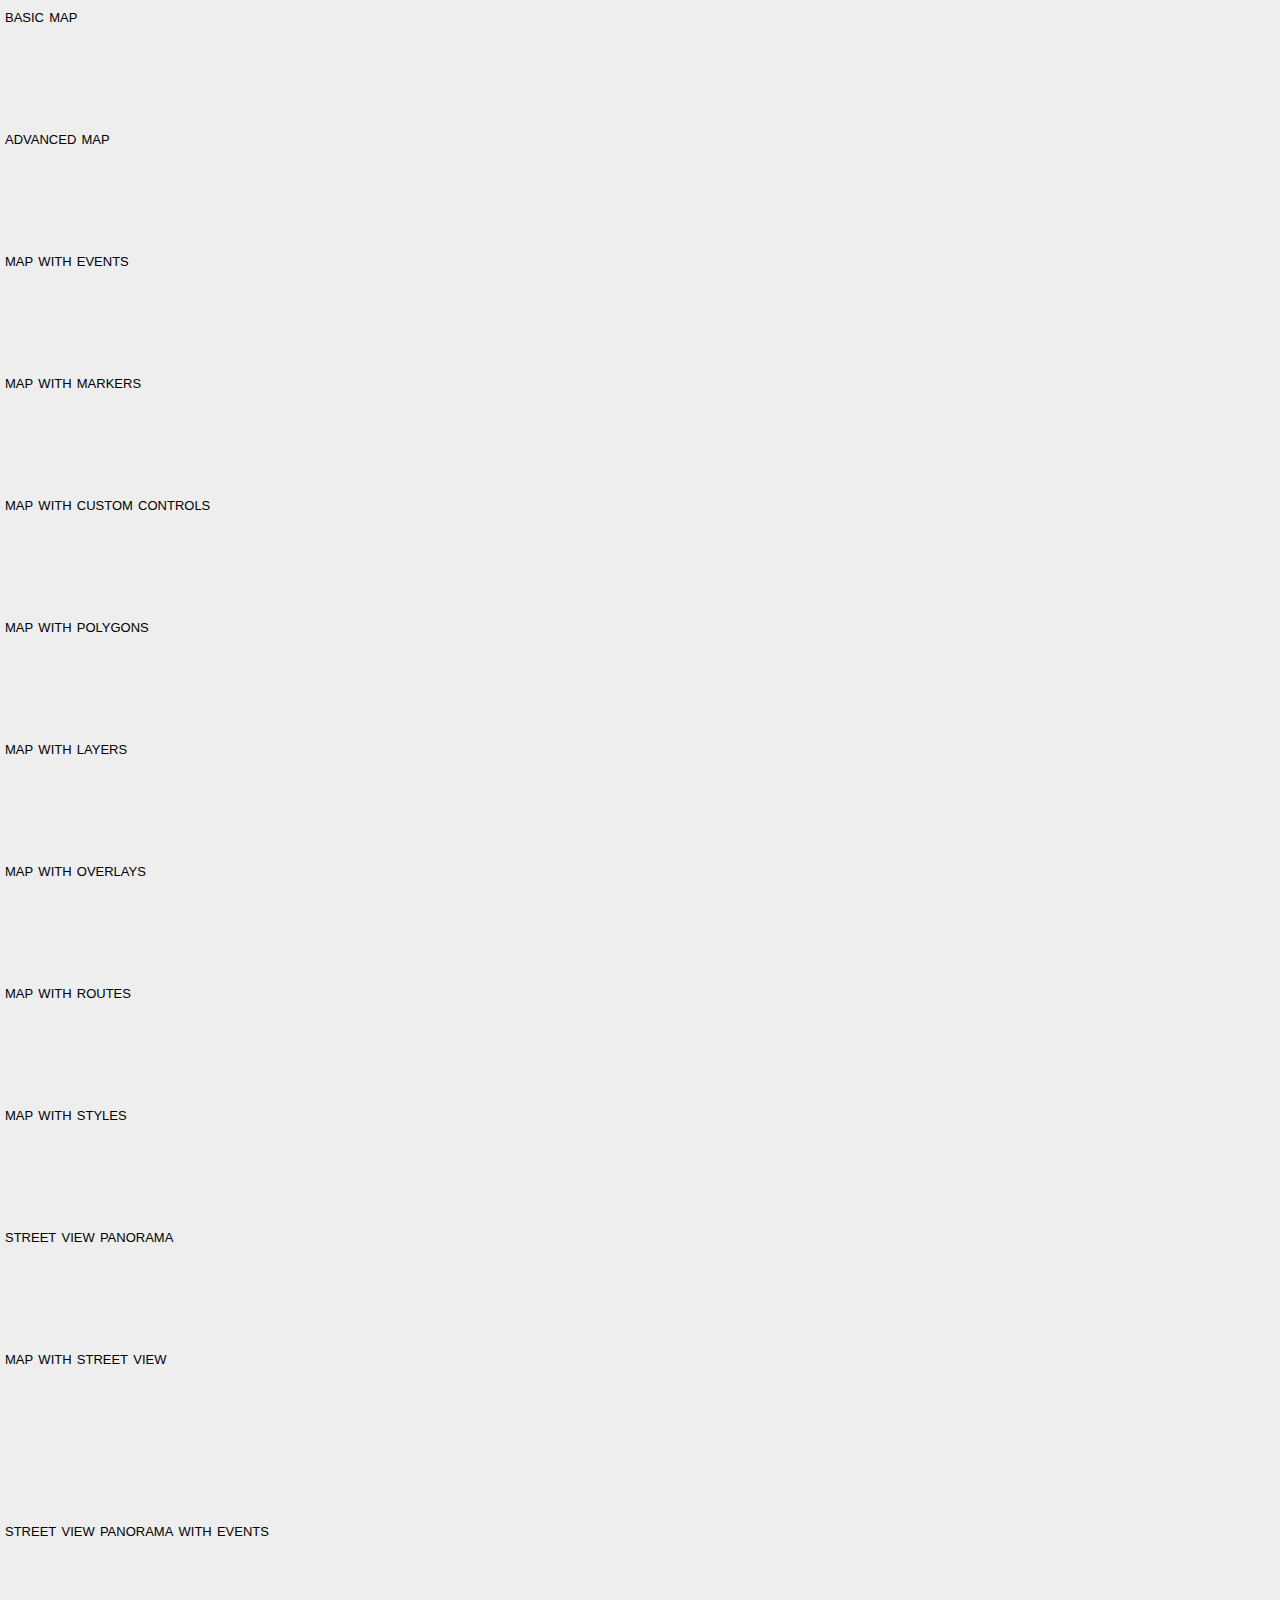
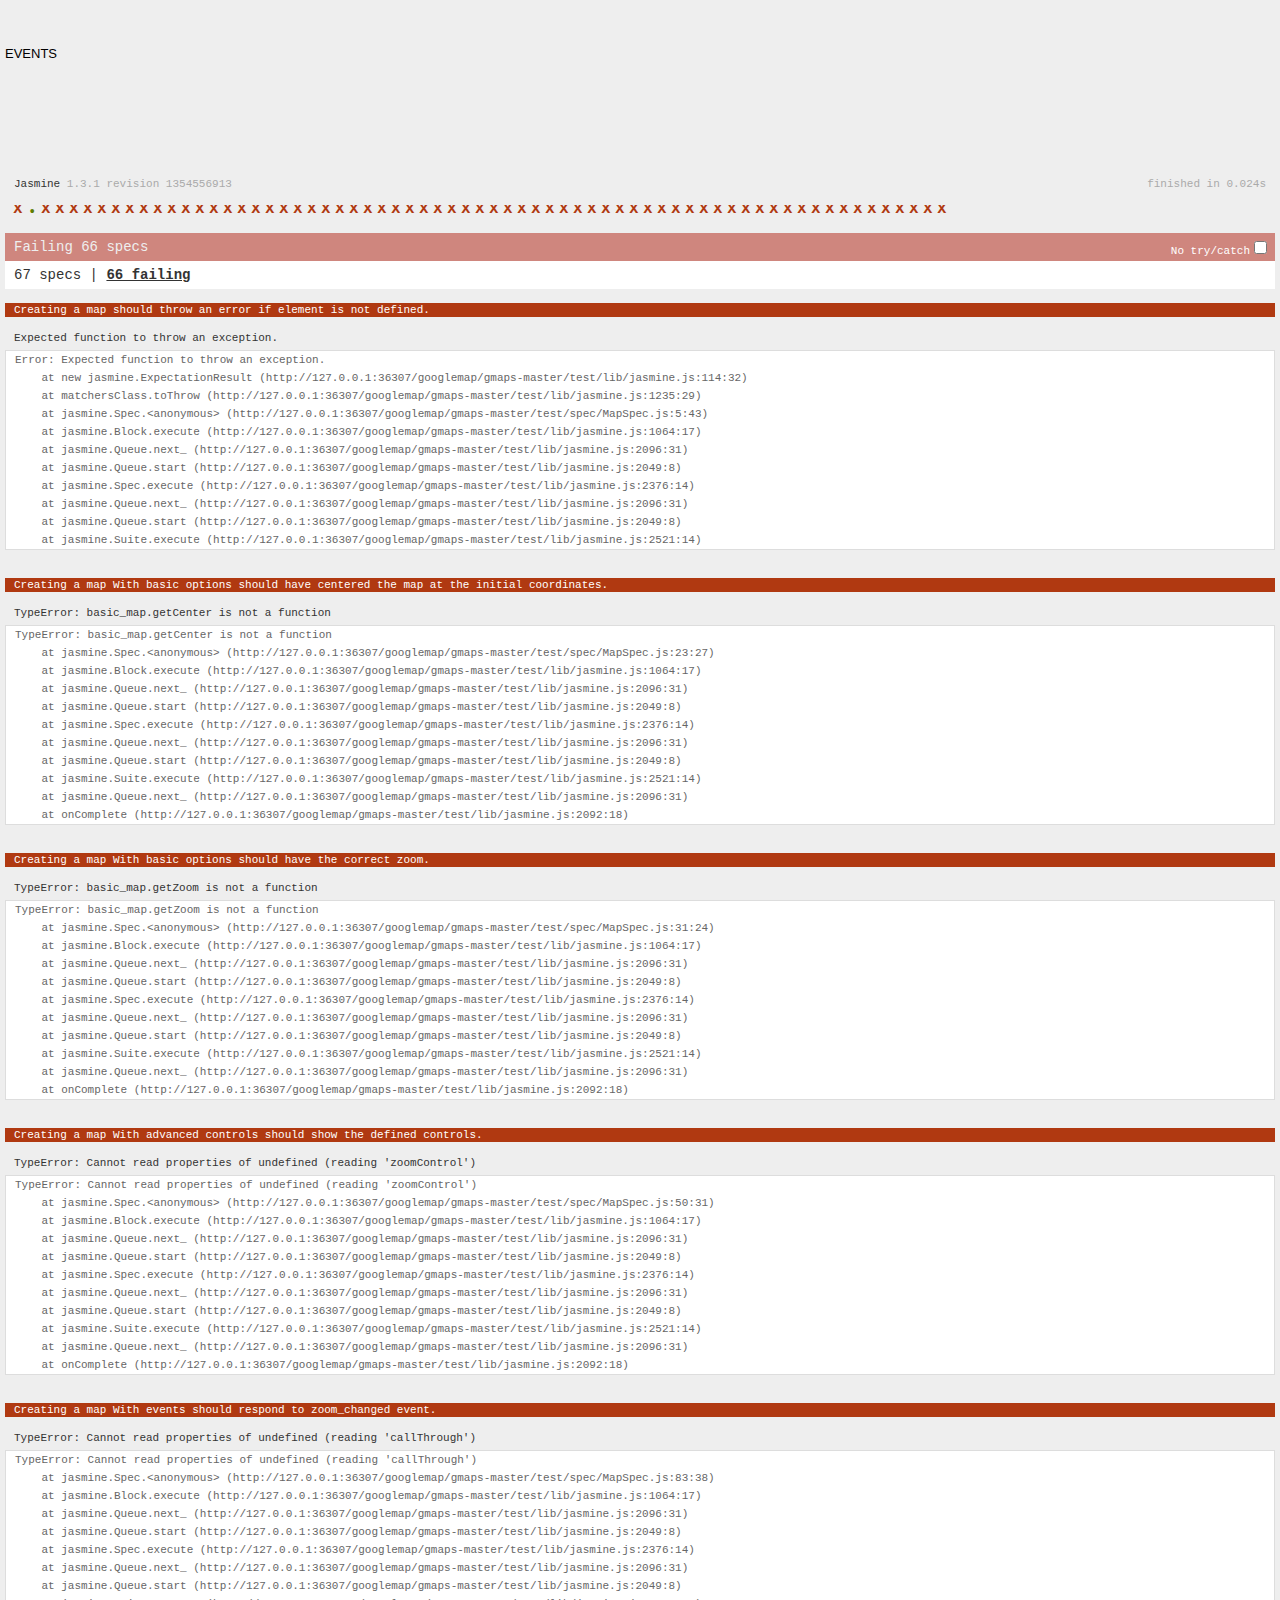
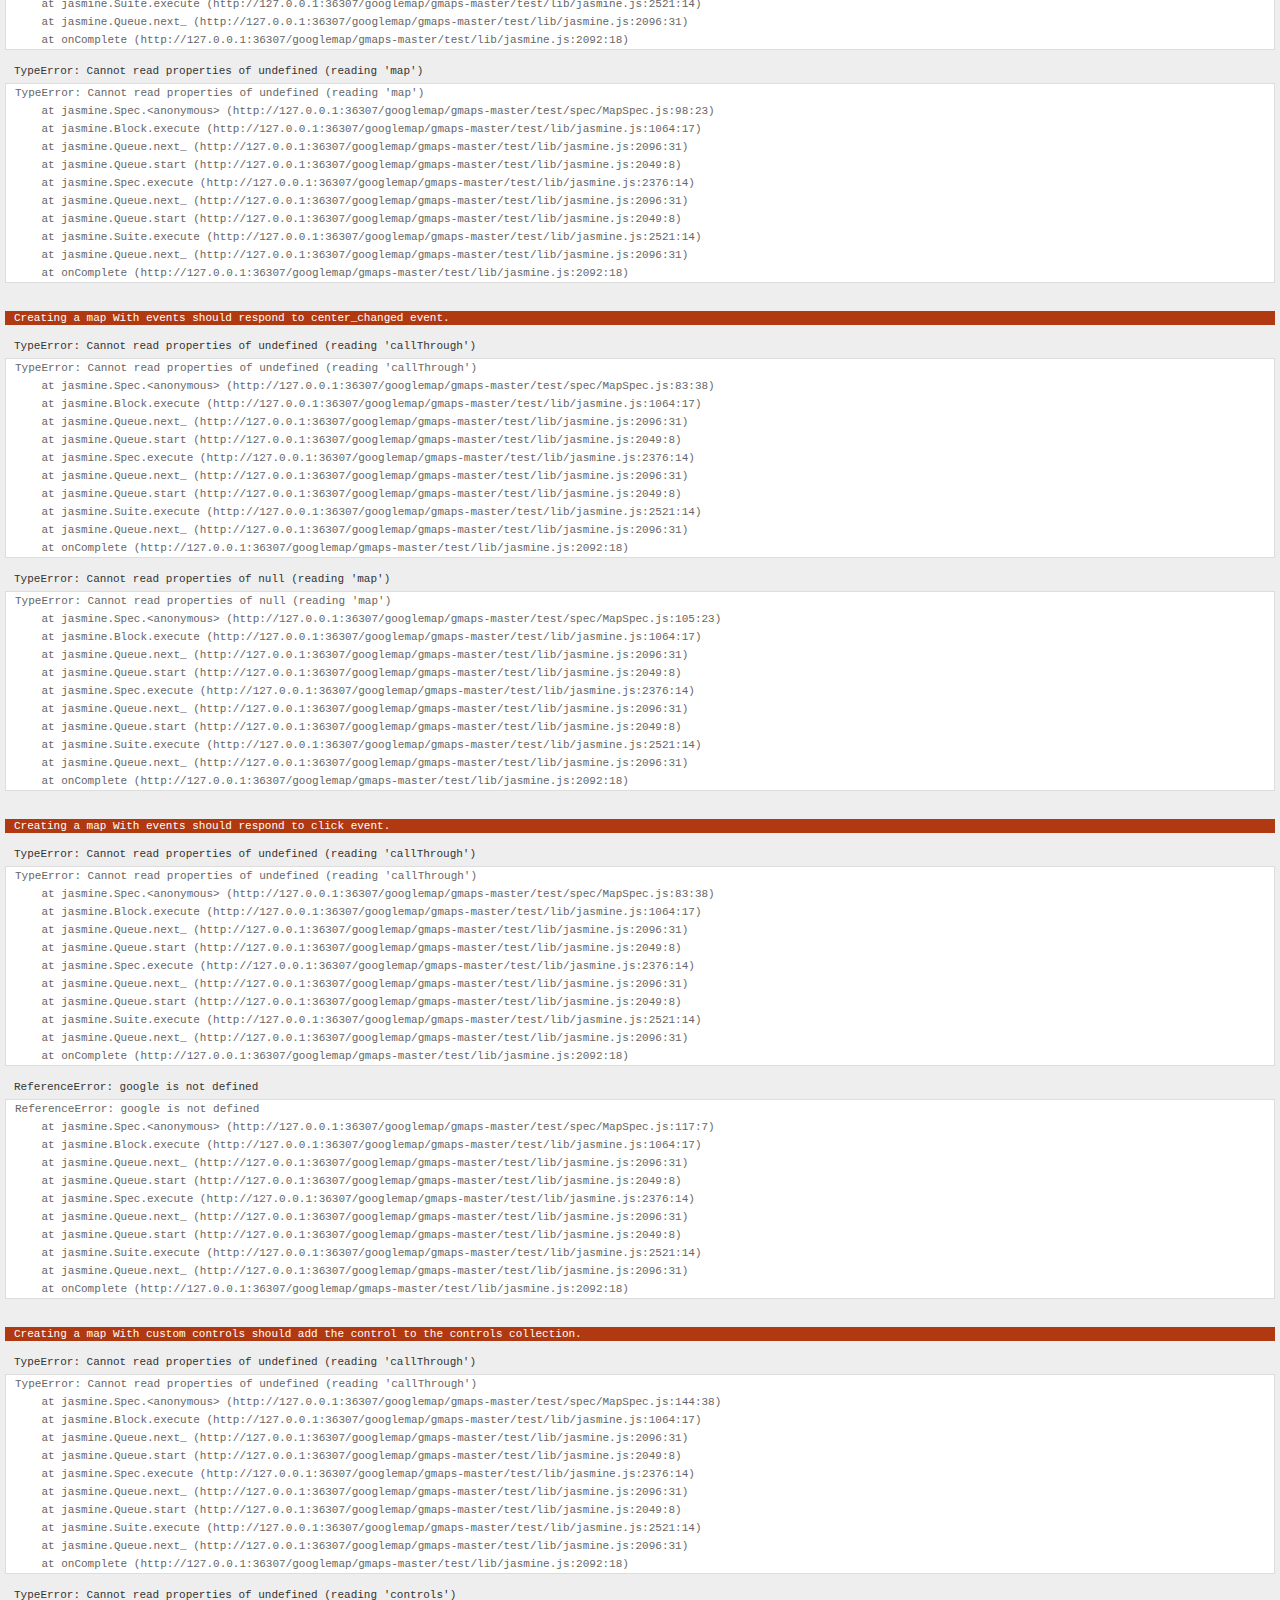
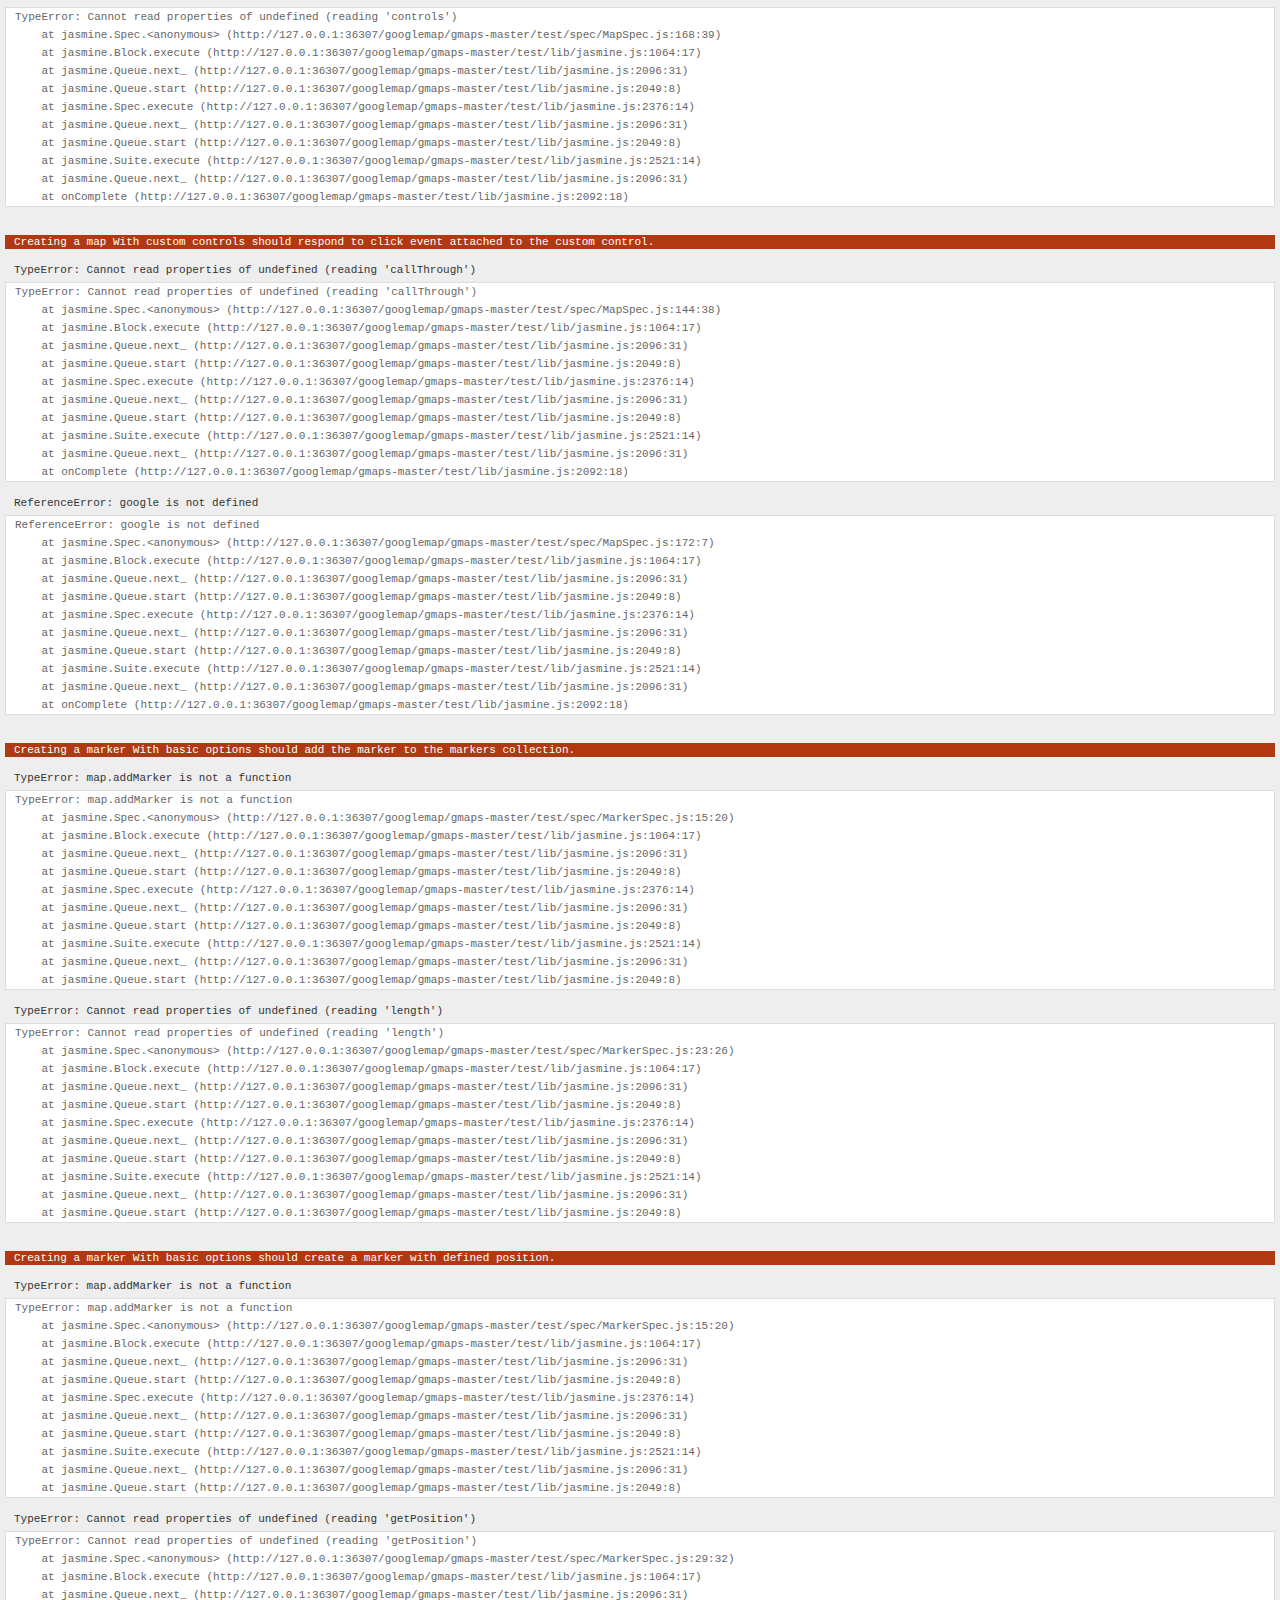
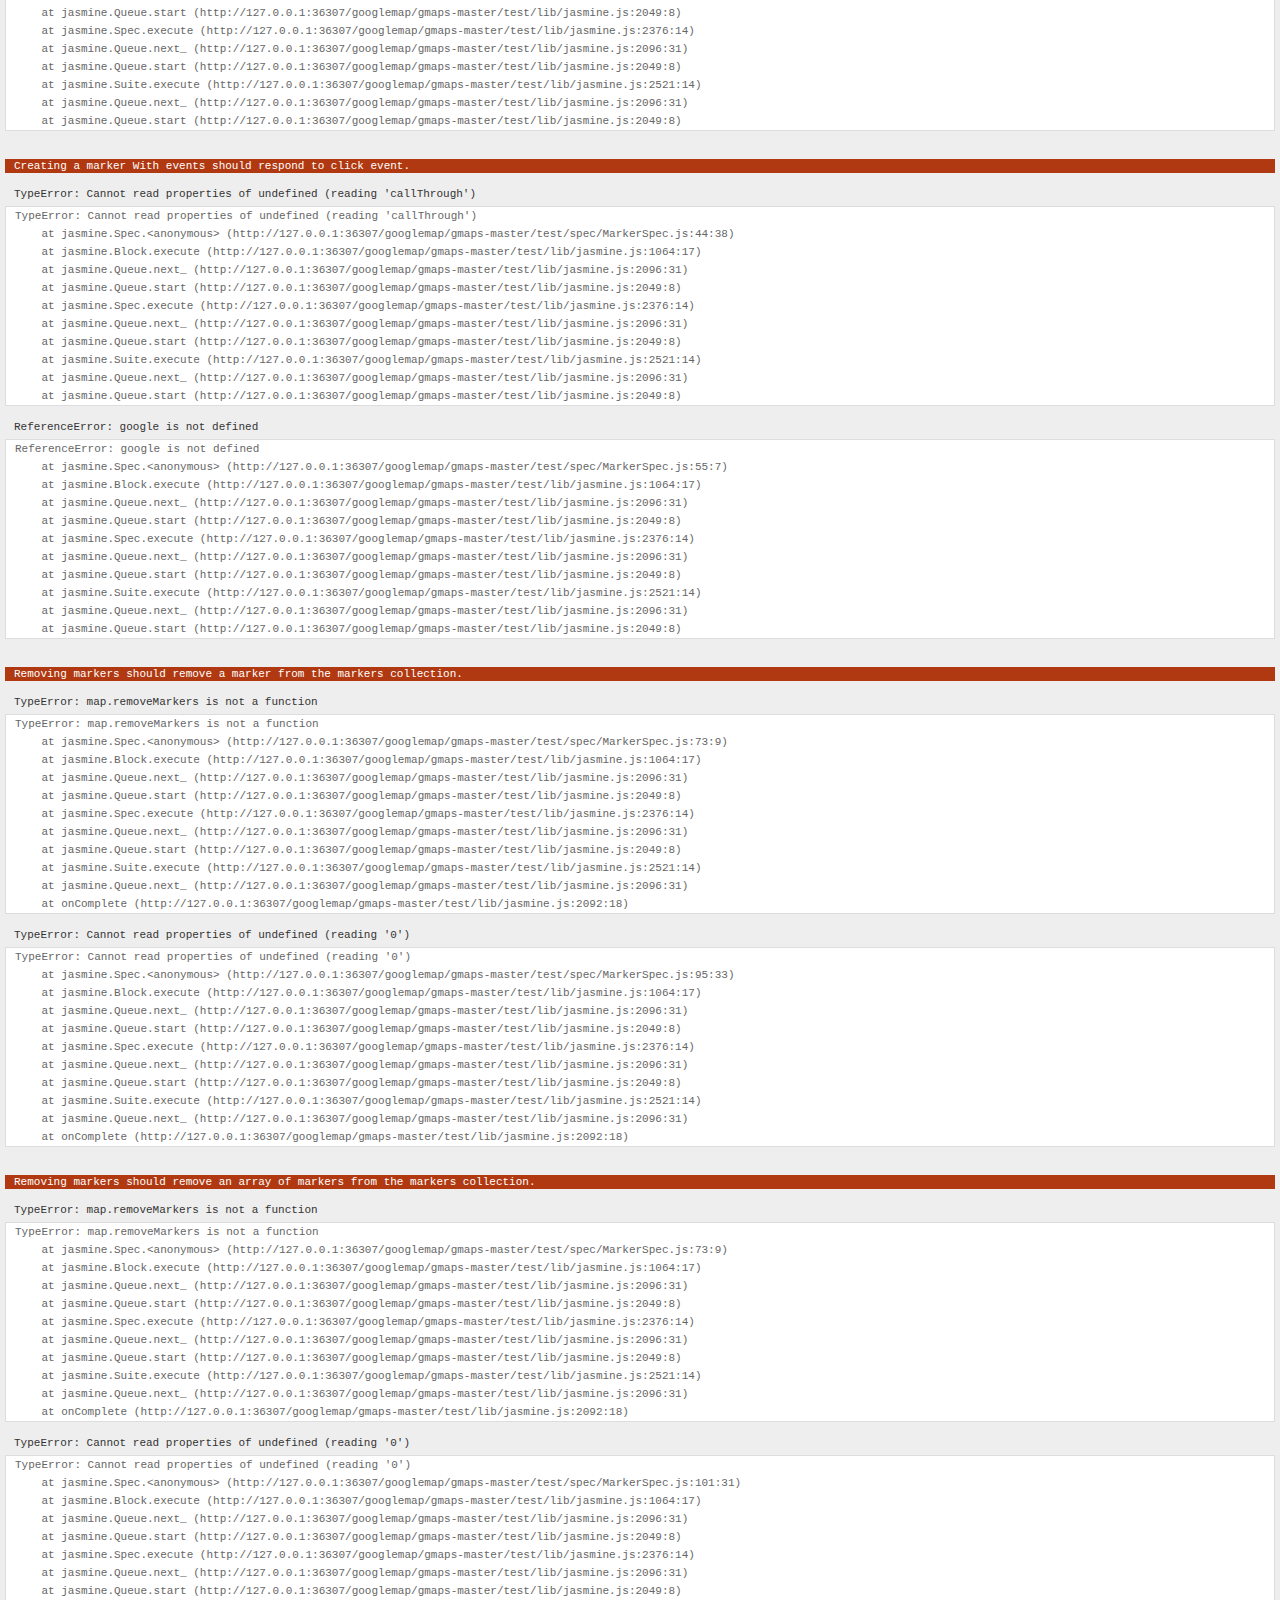
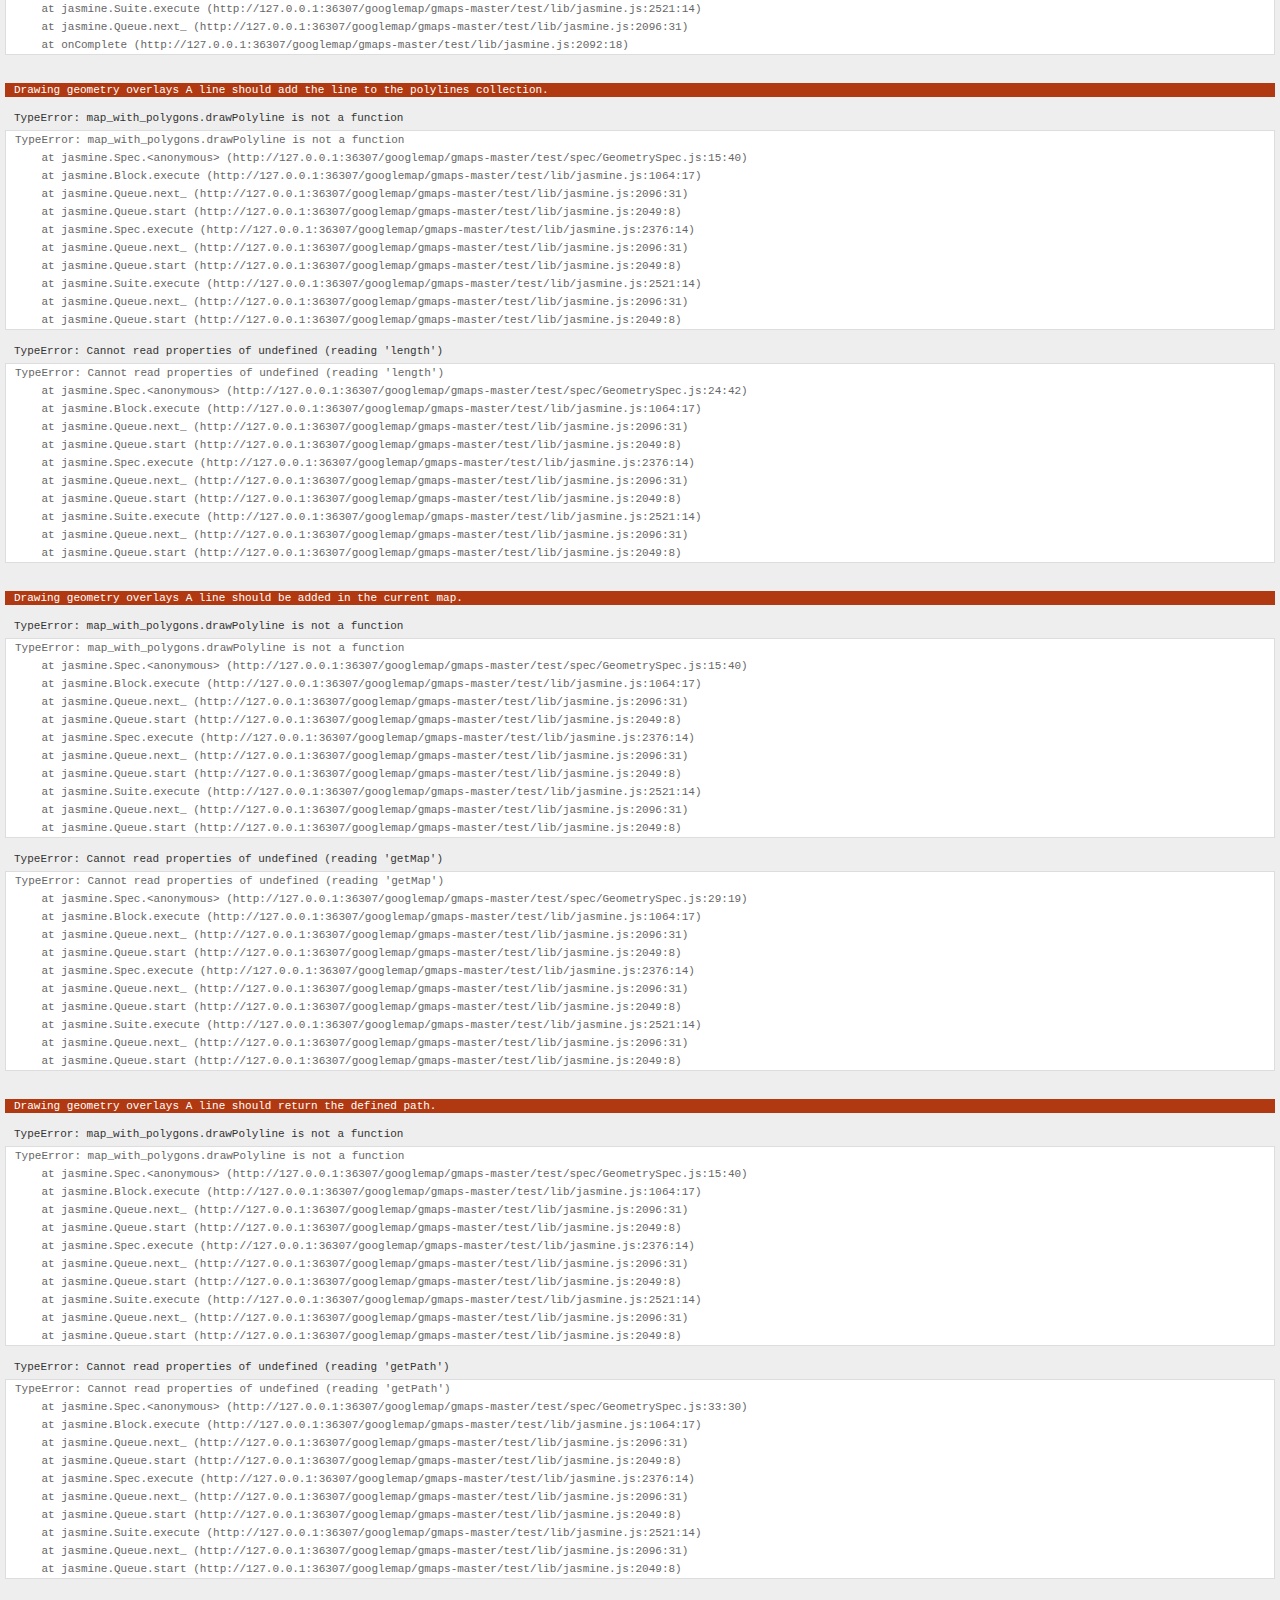
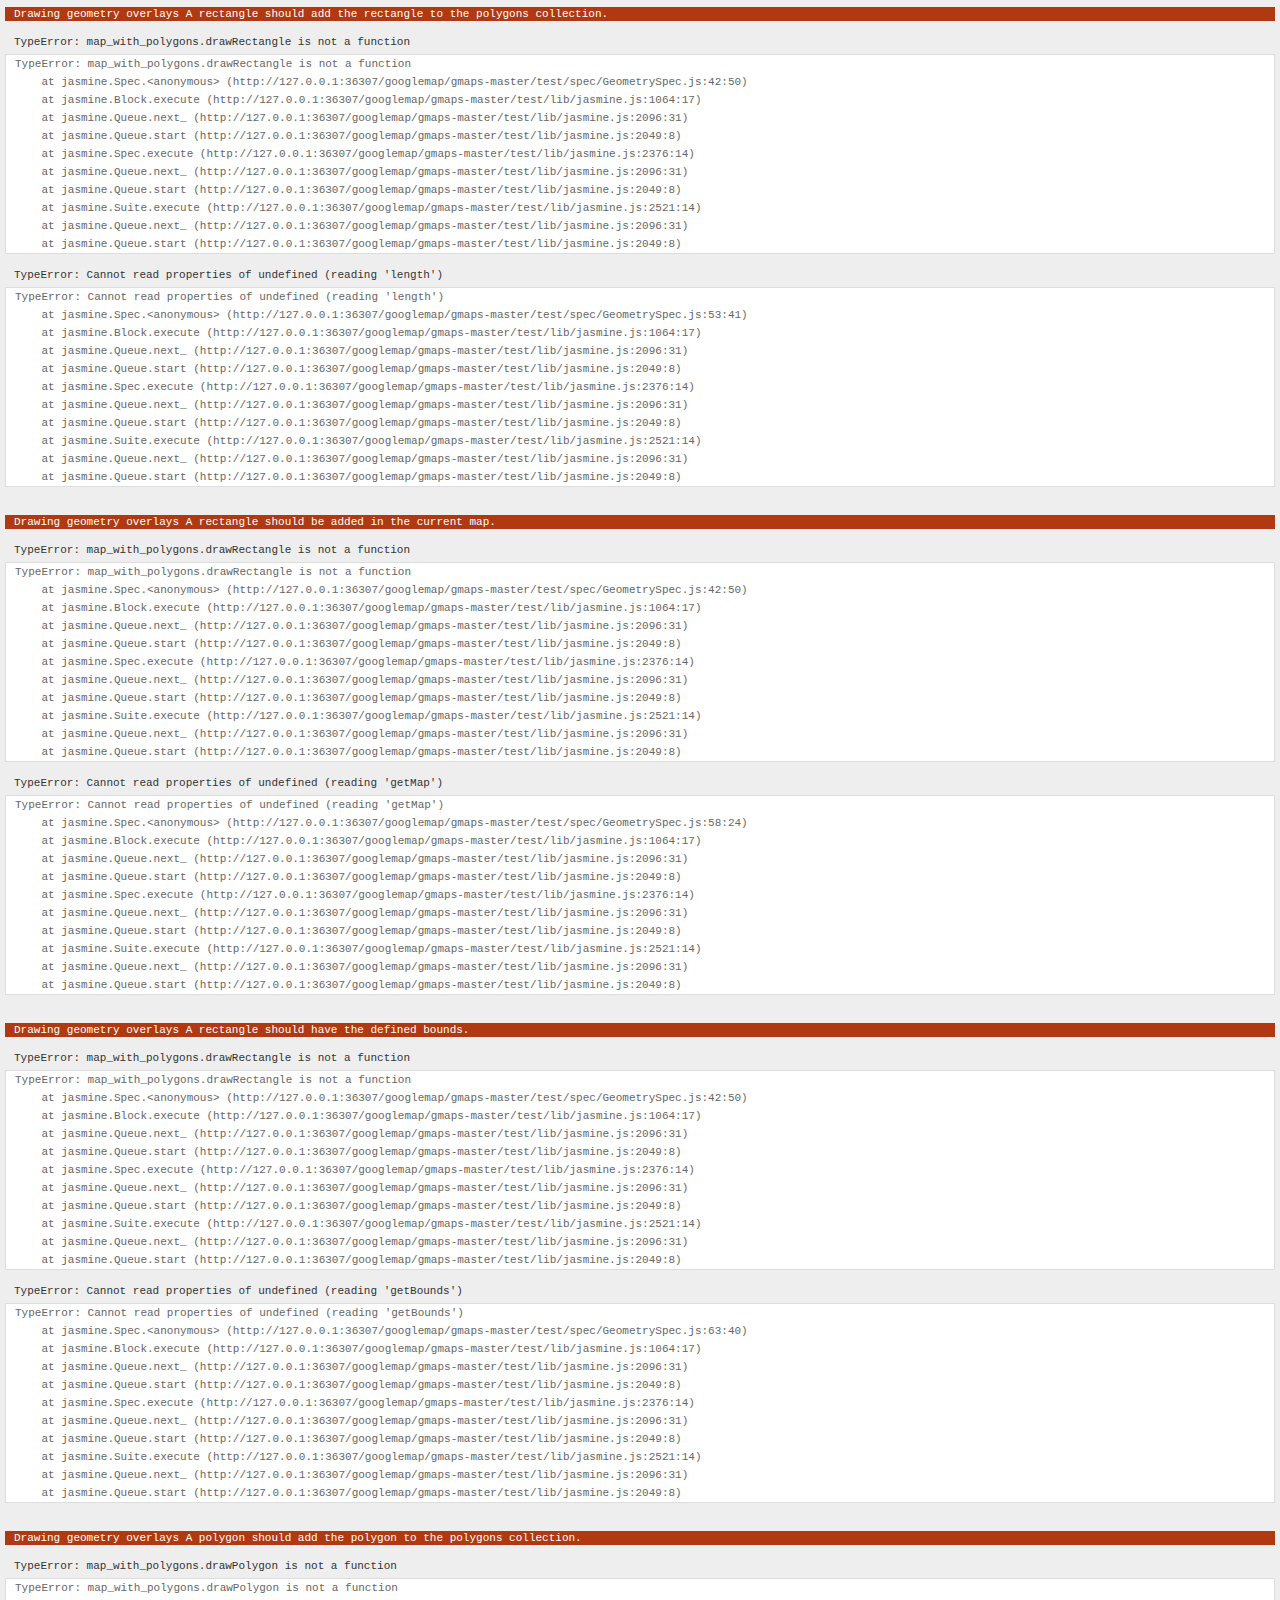
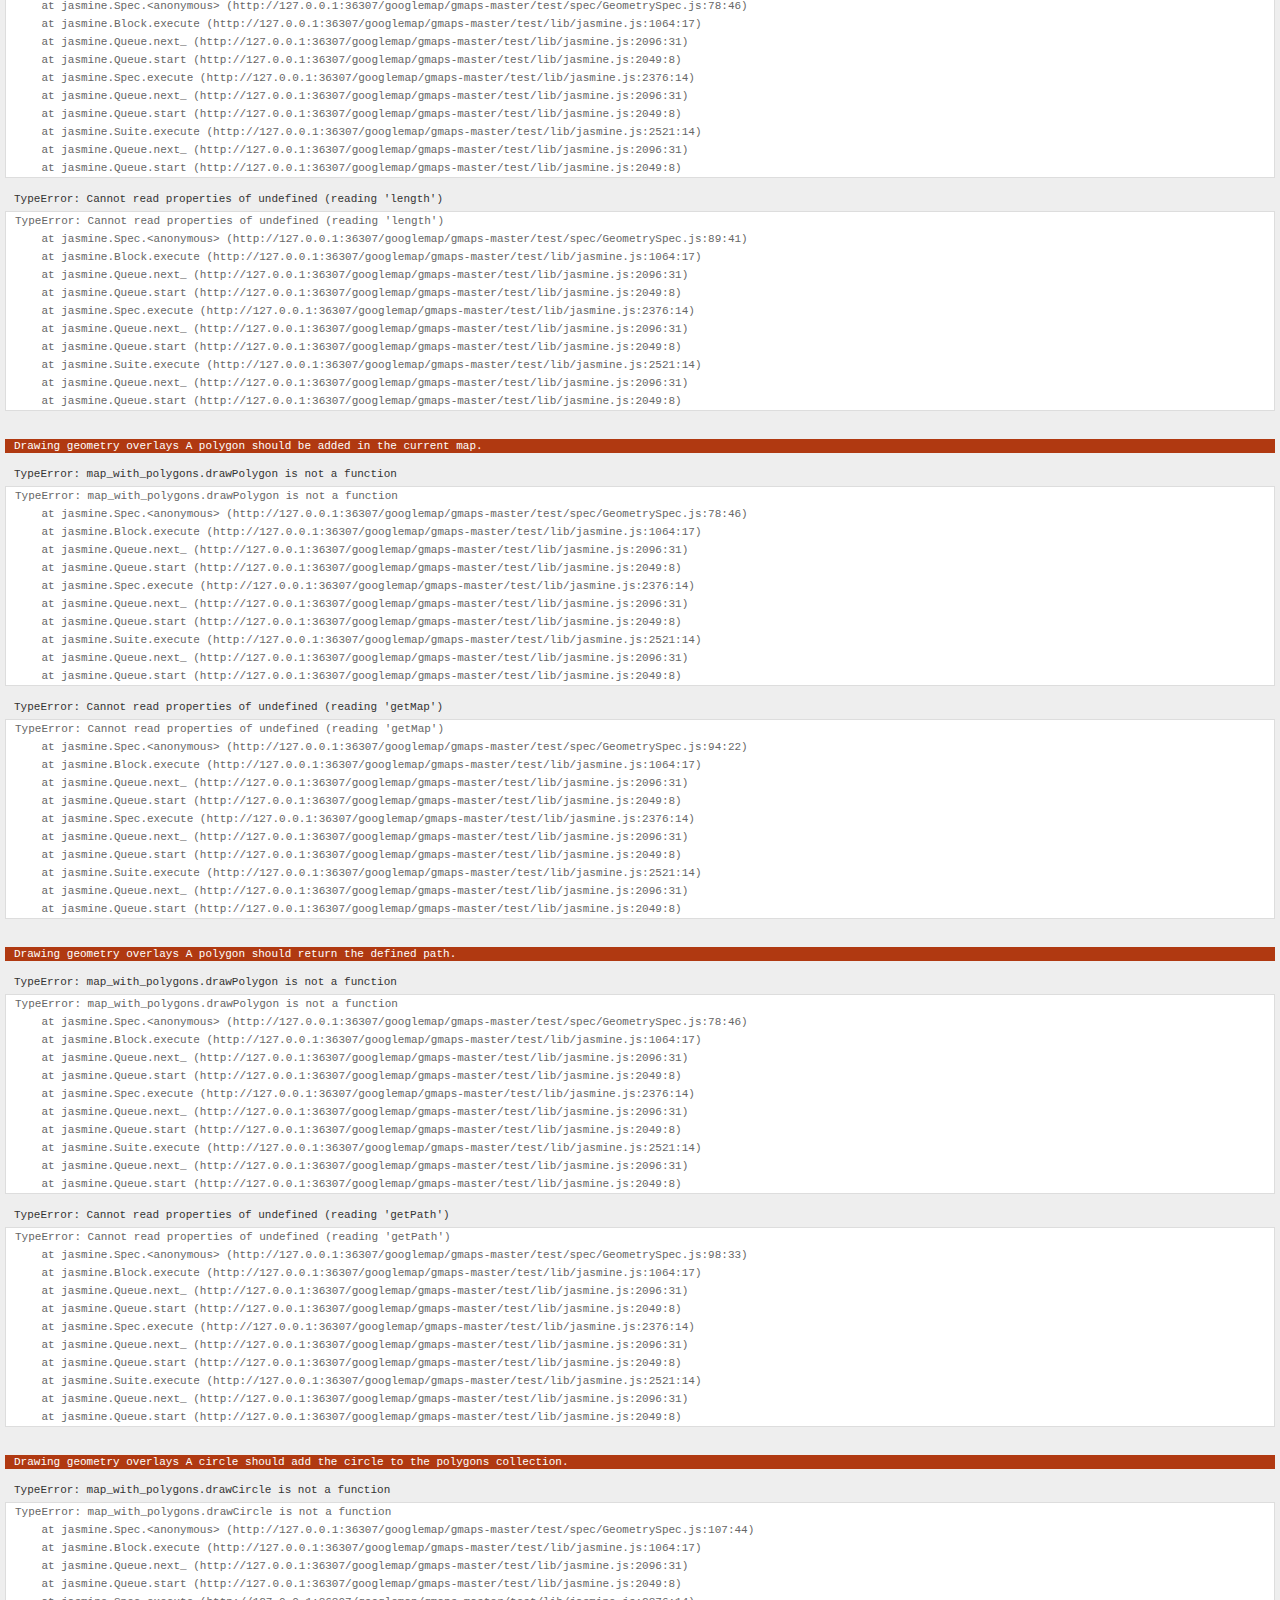
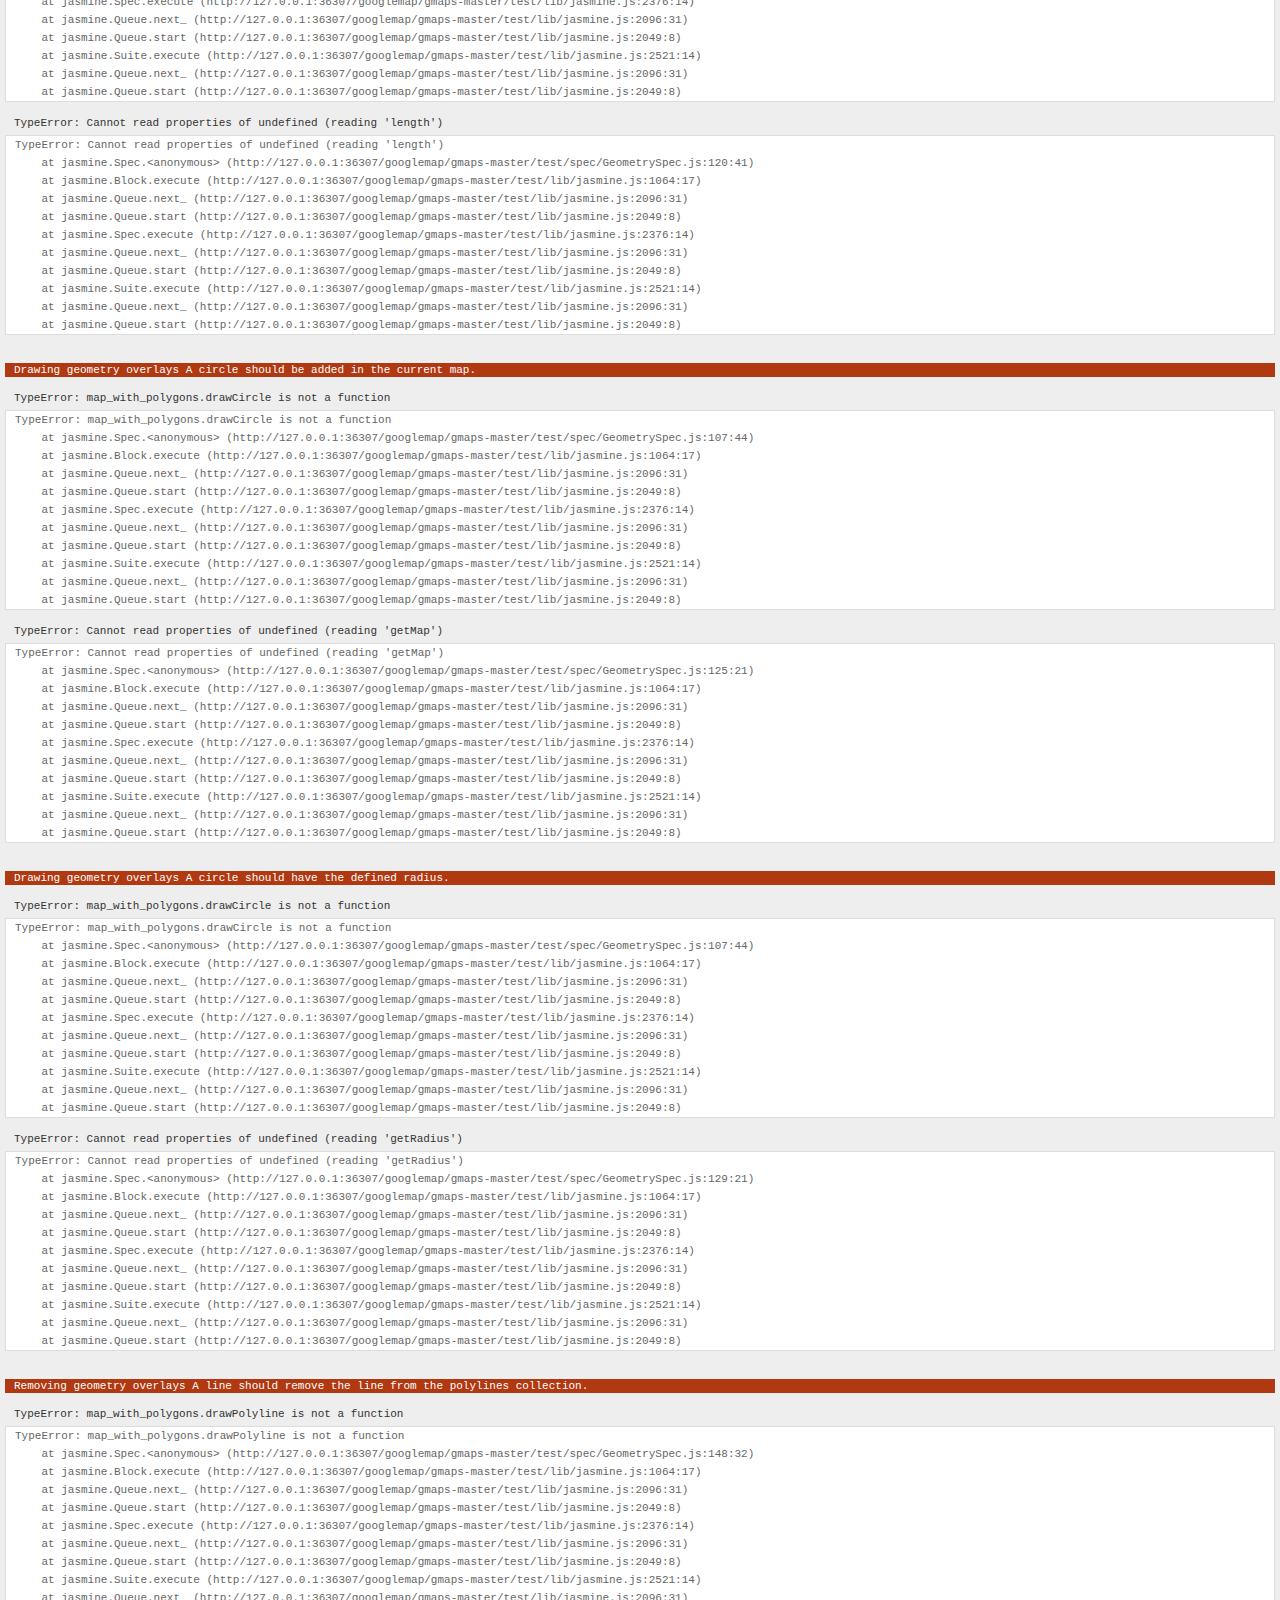
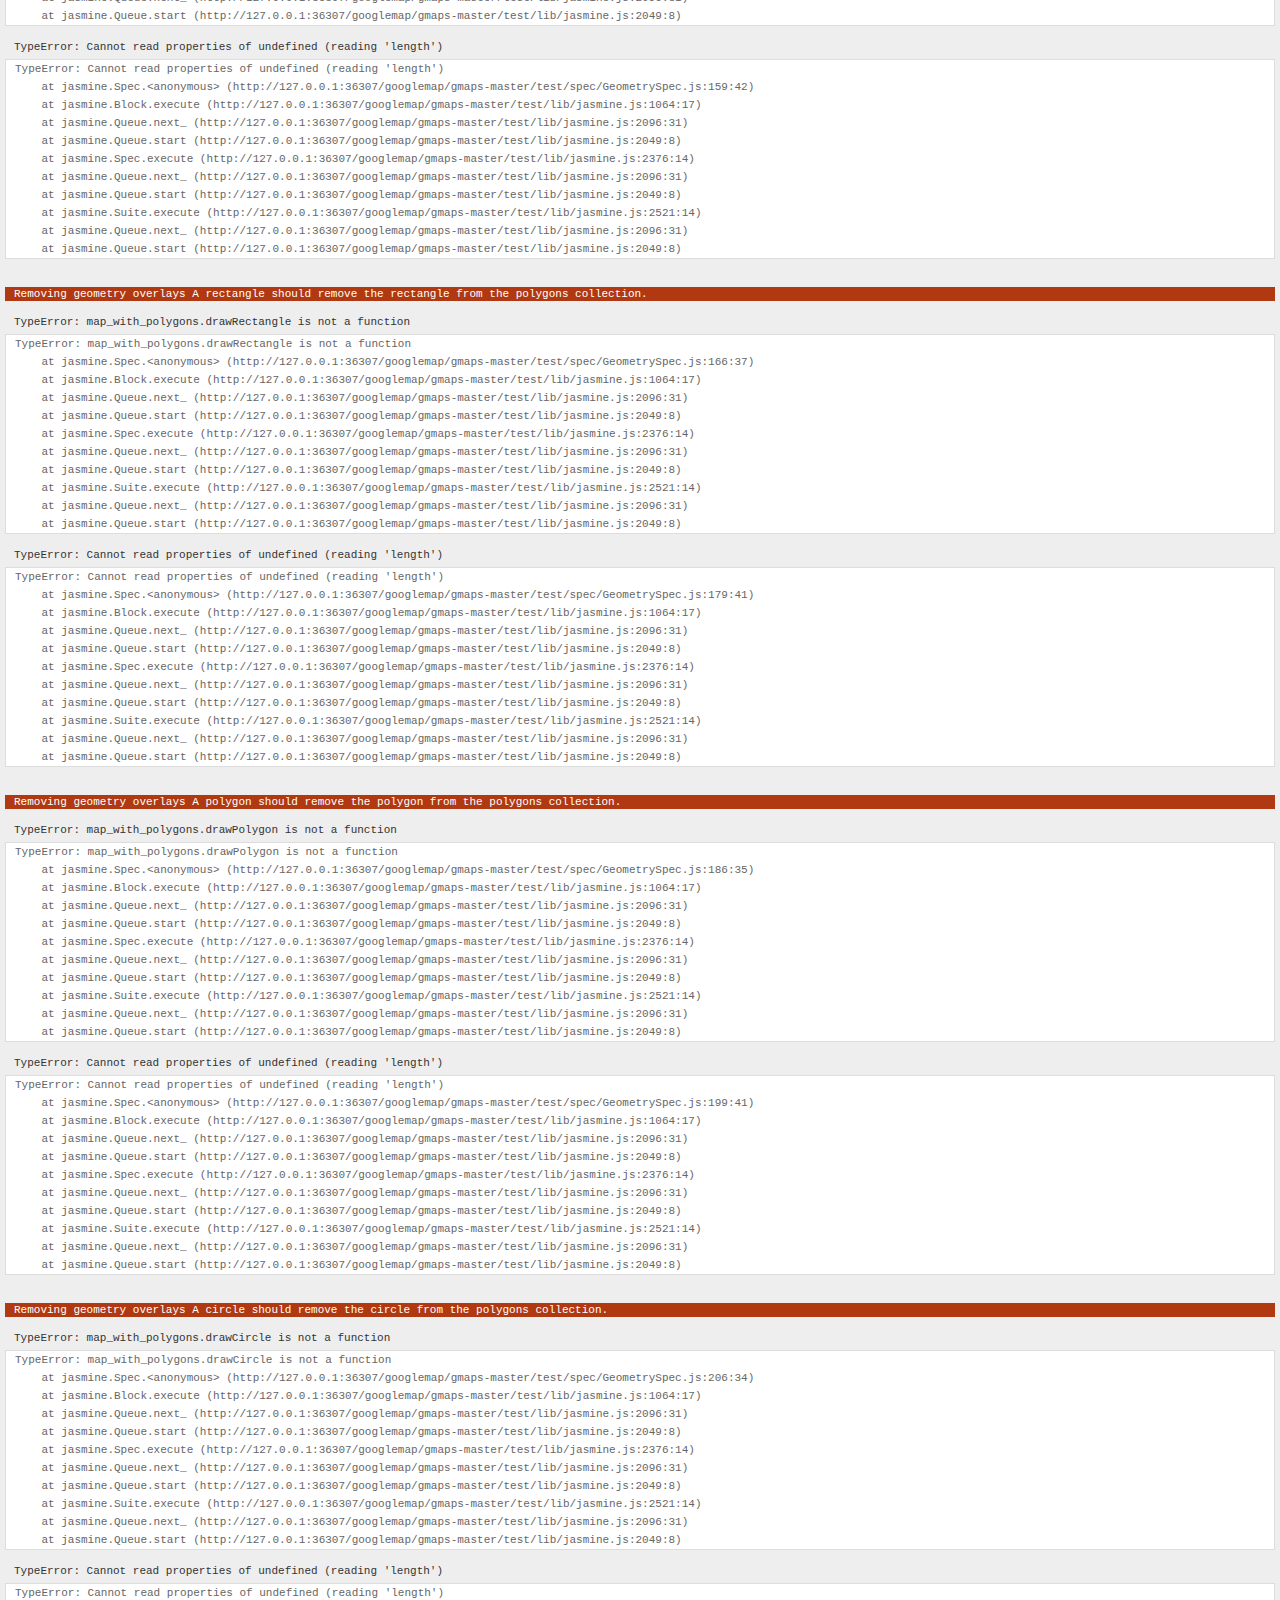
<file: googlemap/gmaps-master/test/index.html>
<!DOCTYPE html>
<html>
<head>
  <title>gmaps.js test</title>
  <link rel="stylesheet" type="text/css" href="lib/jasmine.css" />
  <link rel="stylesheet" href="style.css" />
  <script type="text/javascript" src="lib/jasmine.js"></script>
  <script type="text/javascript" src="lib/jasmine-html.js"></script>

  <script type="text/javascript" src="http://maps.google.com/maps/api/js?sensor=true"></script>
  <script type="text/javascript" src="../gmaps.js"></script>

  <script type="text/javascript" src="spec/MapSpec.js"></script>
  <script type="text/javascript" src="spec/MarkerSpec.js"></script>
  <script type="text/javascript" src="spec/GeometrySpec.js"></script>
  <script type="text/javascript" src="spec/LayerSpec.js"></script>
  <script type="text/javascript" src="spec/OverlaySpec.js"></script>
  <script type="text/javascript" src="spec/RouteSpec.js"></script>
  <script type="text/javascript" src="spec/StyleSpec.js"></script>
  <script type="text/javascript" src="spec/StreetViewSpec.js"></script>
  <script type="text/javascript" src="spec/EventSpec.js"></script>
  <script type="text/javascript" src="spec/ControlSpec.js"></script>

  <script type="text/javascript">
    (function() {
      var jasmineEnv = jasmine.getEnv();
      jasmineEnv.updateInterval = 1000;

      var htmlReporter = new jasmine.HtmlReporter();

      jasmineEnv.addReporter(htmlReporter);

      jasmineEnv.specFilter = function(spec) {
        return htmlReporter.specFilter(spec);
      };

      var currentWindowOnload = window.onload;

      window.onload = function() {
        if (currentWindowOnload) {
          currentWindowOnload();
        }

        execJasmine();
      };

      function execJasmine() {
        jasmineEnv.execute();
      }
    })();
  </script>
</head>
<body>
  <h3>Basic map</h3>
  <div class="map" id="basic-map"></div>
  <h3>Advanced map</h3>
  <div class="map" id="advanced-map"></div>
  <h3>Map with events</h3>
  <div class="map" id="map-with-events"></div>
  <h3>Map with markers</h3>
  <div class="map" id="map-with-markers"></div>
  <h3>Map with custom controls</h3>
  <div class="map" id="map-with-custom-controls"></div>
  <h3>Map with polygons</h3>
  <div class="map" id="map-with-polygons"></div>
  <h3>Map with layers</h3>
  <div class="map" id="map-with-layers"></div>
  <h3>Map with overlays</h3>
  <div class="map" id="map-with-overlays"></div>
  <h3>Map with routes</h3>
  <div class="map" id="map-with-routes"></div>
  <h3>Map with styles</h3>
  <div class="map" id="map-with-styles"></div>
  <h3>Street View Panorama</h3>
  <div class="panorama" id="streetview-standalone-panorama"></div>
  <h3>Map with Street View</h3>
  <div class="with-columns">
    <div class="map" id="map-with-streetview"></div>
    <div class="panorama" id="streetview-panorama"></div>
  </div>
  <h3>Street View Panorama with events</h3>
  <div class="panorama" id="streetview-with-events"></div>
  <h3>Events</h3>
  <div class="map" id="events"></div>
</body>
</html>
</file>
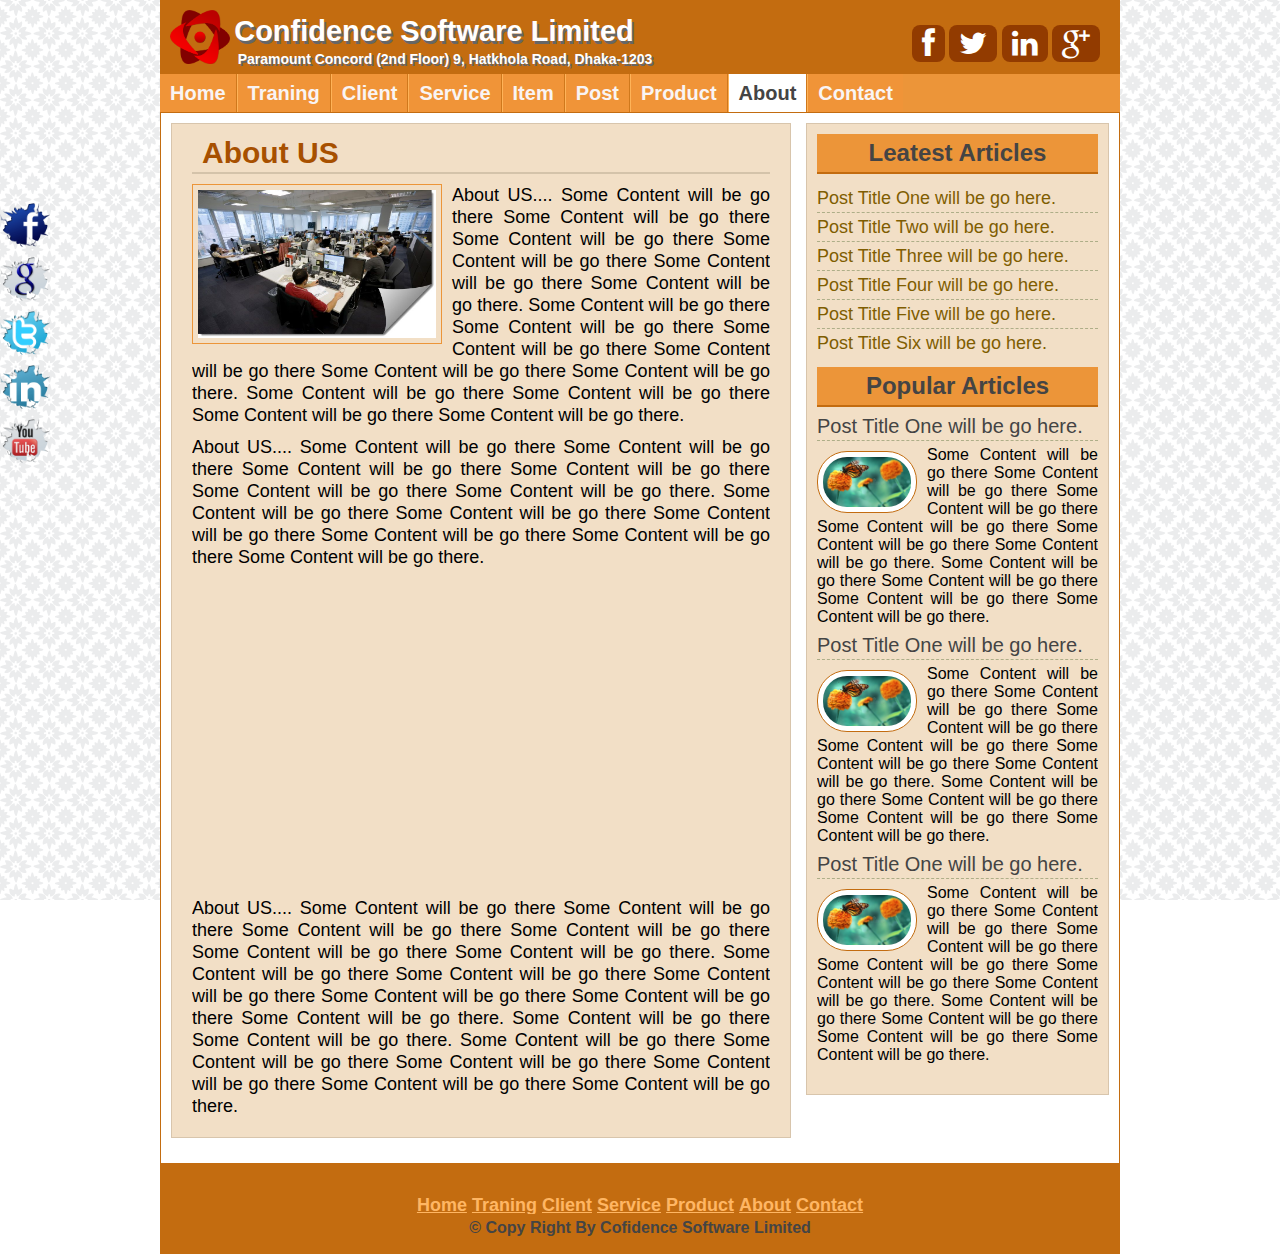
<file: about.html>
<!DOCTYPE html>
<html>
 <head>
     <title>Basic Website</title>
    <link rel="stylesheet" href="style.css">
    <link rel="stylesheet" href="font-awesome/css/font-awesome.css">
 </head>
 <body>
    <div class="headersection templete clear">
        <div class="logo">
            <img src="images/logo.png" alt="logo"/>
            <h2>Confidence Software Limited</h2>
            <p>Paramount Concord (2nd Floor) 9, Hatkhola Road, Dhaka-1203</p>
        </div>
        <div class="social">
            <a target="_blank" href="http://facebok.com"><i class="icon-facebook"></i></a>
            <a target="_blank" href="https://twitter.com/"><i class="icon-twitter"></i></a>
            <a target="_blank" href="https://www.linkedin.com/"><i class="icon-linkedin"></i></a>
            <a target="_blank" href="https://www.google.com/"><i class="icon-google-plus"></i></a>
        </div>
    </div>
   <!-- <div class="navsection templete ">
        <ul>
            <li><a href="index.html">Home </a></li>
            <li><a href="#">Traning </a></li>
            <li><a href="#">Product </a></li>
            <li><a href="#">Product </a></li>
            <li><a href="#">Client  </a></li>
            <li><a href="#">Service </a></li>
            <li><a href="item.html">Item </a></li>
            <li><a href="post.html">Post </a></li>
            <li><a href="#">Product </a></li>
            <ul>
                <li><a href="#">Product One</a></li>
                <li><a href="#">Product Two</a></li>
                <li><a href="#">Product Three</a></li>
                <li><a href="#">Product Four</a></li>
                <li><a href="#">Product Five</a></li>
                <li><a href="#">Product Six</a></li>
            </ul>
            </li>
            <li><a id="active" href="about.html">About </a></li>
            <li><a href="contact.html">Contact </a>
                <ul>
                    <li><a href="#">Address One</a></li>
                    <li><a href="#">Address Two</a></li>
                    <li><a href="#">Address Three</a></li>
                    <li><a href="#">Address Four</a></li>
                    <li><a href="#">Address Five</a></li>
                    <li><a href="#">Address Six</a></li>
                </ul>
            </li>
        </ul>
    </div>
    -->

    <div class="navsection templete ">
        <ul>
            <li><a href="index.html">Home </a></li>
            <li><a href="#">Traning </a></li>
            <li><a href="#">Client  </a></li>
            <li><a href="#">Service </a></li>
            <li><a href="item.html">Item </a></li>
            <li><a href="post.html">Post </a></li>
            <li><a href="#">Product </a>
            <ul>
                <li><a href="#">Product One</a></li>
                <li><a href="#">Product Two</a></li>
                <li><a href="#">Product Three</a></li>
                <li><a href="#">Product Four</a></li>
                <li><a href="#">Product Five</a></li>
                <li><a href="#">Product Six</a></li>
            </ul>
            </li>
            <li><a id="active"  href="about.html">About </a></li>
            <li><a href="contact.html">Contact </a>
                <ul>
                    <li><a href="#">Address One</a></li>
                    <li><a href="#">Address Two</a></li>
                    <li><a href="#">Address Three</a></li>
                    <li><a href="#">Address Four</a></li>
                    <li><a href="#">Address Five</a></li>
                    <li><a href="#">Address Six</a></li>
                </ul>
            </li>
        </ul>
    </div>

    <div class="contentsection contemplete clear">
        <div class="maincontent  clear">
            <div class="about clear">
                <h2>About US</h2>
                <a href="#"></a><img src="images/emp1.jpg" alt="post image"/></a>
                <p>About US.... Some Content will be go there Some Content will be go there
                    Some Content will be go there Some Content will be go there
                    Some Content will be go there Some Content will be go there.
                    Some Content will be go there Some Content will be go there
                    Some Content will be go there Some Content will be go there
                    Some Content will be go there Some Content will be go there.
                    Some Content will be go there Some Content will be go there
                    Some Content will be go there Some Content will be go there.
                </p>
                <p>About US.... Some Content will be go there Some Content will be go there
                    Some Content will be go there Some Content will be go there
                    Some Content will be go there Some Content will be go there.
                    Some Content will be go there Some Content will be go there
                    Some Content will be go there Some Content will be go there
                    Some Content will be go there Some Content will be go there.
                </p>
                <iframe width="100%" height="315" src="https://www.youtube.com/embed/hf4k4OWlBfI" title="YouTube video player" frameborder="0" allow="accelerometer; autoplay; clipboard-write; encrypted-media; gyroscope; picture-in-picture" allowfullscreen></iframe>

                <p>About US.... Some Content will be go there Some Content will be go there
                    Some Content will be go there Some Content will be go there
                    Some Content will be go there Some Content will be go there.
                    Some Content will be go there Some Content will be go there
                    Some Content will be go there Some Content will be go there
                    Some Content will be go there Some Content will be go there.
                    Some Content will be go there Some Content will be go there.
                    Some Content will be go there Some Content will be go there
                    Some Content will be go there Some Content will be go there
                    Some Content will be go there Some Content will be go there.
                </p>
            </div>
        </div>
        <div class="sidebar clear">
         <div class="samesidebar clear">
             <h2>Leatest Articles</h2>
             <ul>
                <li><a href="#">Post Title One will be go here. </a></li>
                <li><a href="#">Post Title Two will be go here. </a></li>
                <li><a href="#">Post Title Three will be go here. </a></li>
                <li><a href="#">Post Title Four will be go here. </a></li>
                <li><a href="#">Post Title Five will be go here. </a></li>
                <li><a href="#">Post Title Six will be go here. </a></li>
            </ul>
         </div>
         <div class="samesidebar clear">
            <h2>Popular Articles </h2>
            <div class="popular clear">
                <h3><a href="#">Post Title One will be go here. </a></h3>
                <a href="#"><img src="images/batterfly.jpg" alt="post image"/></a>
            <p> Some Content will be go there Some Content will be go there
                Some Content will be go there Some Content will be go there
                Some Content will be go there Some Content will be go there.
                Some Content will be go there Some Content will be go there
                Some Content will be go there Some Content will be go there.
              </p> 
            </div>
            <div class="popular clear">
                <h3><a href="#">Post Title One will be go here. </a></h3>
                <a href="#"><img src="images/batterfly.jpg" alt="post image"/></a>
            <p> Some Content will be go there Some Content will be go there
                Some Content will be go there Some Content will be go there
                Some Content will be go there Some Content will be go there.
                Some Content will be go there Some Content will be go there
                Some Content will be go there Some Content will be go there.
              </p> 
            </div>
            
            <div class="popular clear">
                <h3><a href="#">Post Title One will be go here. </a></h3>
                <a href="#"><img src="images/batterfly.jpg" alt="post image"/></a>
            <p> Some Content will be go there Some Content will be go there
                Some Content will be go there Some Content will be go there
                Some Content will be go there Some Content will be go there.
                Some Content will be go there Some Content will be go there
                Some Content will be go there Some Content will be go there.
              </p> 
            </div>
           
        </div>
        </div>
    </div>
    <div class="footersection templete clear">
        <div class="footermenu  clear">
            <ul>
                <li><a href="index.html">Home </a></li>
                <li><a href="#">Traning </a></li>
                <li><a href="#">Client </a></li>
                <li><a href="#">Service </a></li>
                <li><a href="#">Product </a></li>
                <li><a href="about.html">About </a></li>
                <li><a href="contact.html">Contact </a></li>
            </ul>
        </div>
        <p>&copy; Copy Right By Cofidence Software Limited</p>
    </div>
    <div class="fixedicon clear">
        <a target="_blank" href="https://www.facebook.com/"><img src="images/fb.png" alt="facebok"/></a>
        <a target="_blank" href="https://www.google.com/"><img src="images/gp.png" alt="google plus"/></a>
        <a target="_blank" href="https://twitter.com/"><img src="images/twt.png" alt="twitter"/></a>
        <a target="_blank" href="https://www.linkedin.com/"><img src="images/linkin.png" alt="linkdin"/></a>
        <a target="_blank" href="https://www.youtube.com/"><img src="images/yt.png" alt="youtube"/></a>
    </div>
 </body>
</html>
</file>
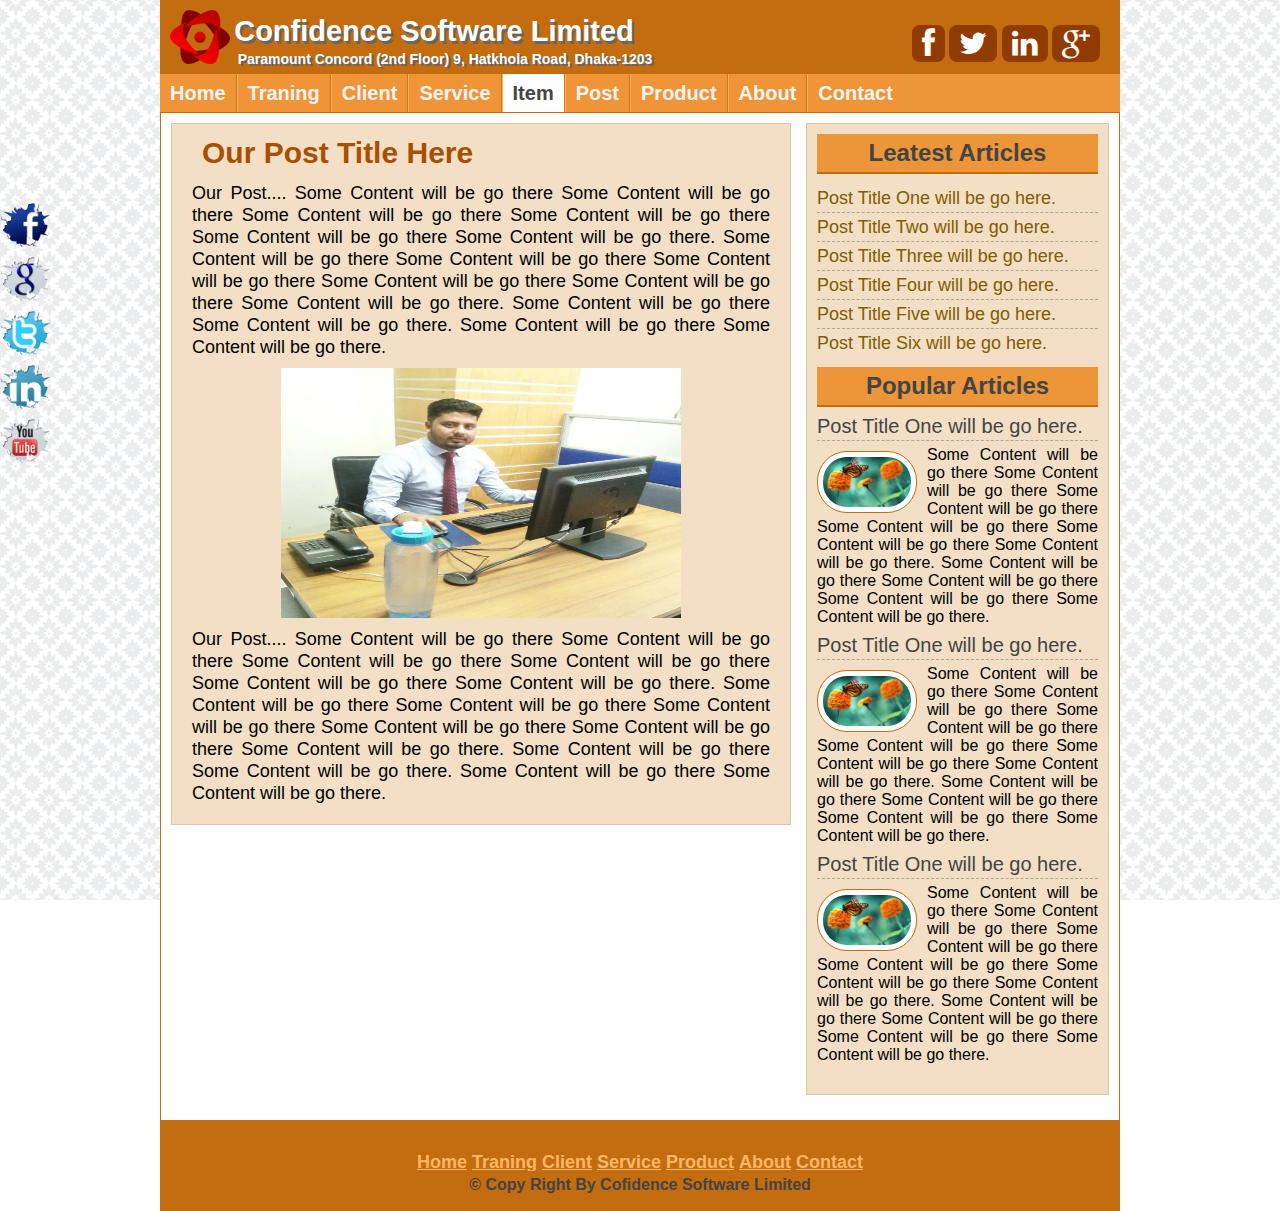
<file: item.html>
<!DOCTYPE html>
<html>
 <head>
     <title>Basic Website</title>
    <link rel="stylesheet" href="style.css">
    <link rel="stylesheet" href="font-awesome/css/font-awesome.css">
 </head>
 <body>
    <div class="headersection templete clear">
        <div class="logo">
            <img src="images/logo.png" alt="logo"/>
            <h2>Confidence Software Limited</h2>
            <p>Paramount Concord (2nd Floor) 9, Hatkhola Road, Dhaka-1203</p>
        </div>
        <div class="social">
            <a target="_blank" href="http://facebok.com"><i class="icon-facebook"></i></a>
            <a target="_blank" href="https://twitter.com/"><i class="icon-twitter"></i></a>
            <a target="_blank" href="https://www.linkedin.com/"><i class="icon-linkedin"></i></a>
            <a target="_blank" href="https://www.google.com/"><i class="icon-google-plus"></i></a>
        </div>
    </div>
    <div class="navsection templete ">
        <ul>
            <li><a href="index.html">Home </a></li>
            <li><a href="#">Traning </a></li>
            <li><a href="#">Client  </a></li>
            <li><a href="#">Service </a></li>
            <li><a id="active"  href="item.html">Item </a></li>
            <li><a href="post.html">Post </a>
            <li><a href="#">Product </a>
            <ul>
                <li><a href="#">Product One</a></li>
                <li><a href="#">Product Two</a></li>
                <li><a href="#">Product Three</a></li>
                <li><a href="#">Product Four</a></li>
                <li><a href="#">Product Five</a></li>
                <li><a href="#">Product Six</a></li>
            </ul>
            </li>
            <li><a href="about.html">About </a></li>
            <li><a href="contact.html">Contact </a>
                <ul>
                    <li><a href="#">Address One</a></li>
                    <li><a href="#">Address Two</a></li>
                    <li><a href="#">Address Three</a></li>
                    <li><a href="#">Address Four</a></li>
                    <li><a href="#">Address Five</a></li>
                    <li><a href="#">Address Six</a></li>
                </ul>
            </li>
        </ul>
    </div>
    <div class="contentsection contemplete clear">
        <div class="maincontent  clear myitem">
            <h2>Our Post Title Here</h2>
            <p>Our Post.... Some Content will be go there Some Content will be go there
                Some Content will be go there Some Content will be go there
                Some Content will be go there Some Content will be go there.
                Some Content will be go there Some Content will be go there
                Some Content will be go there Some Content will be go there
                Some Content will be go there Some Content will be go there.
                Some Content will be go there Some Content will be go there.
                Some Content will be go there Some Content will be go there.
              </p> 
            <div class="items clear">
                <img src="images/taiabdesk.jpg" alt="One Image"/>
                <div class="shadow ">
                    <div class="mytext">
                        <h2>Asst. Programmer</h2>
                        <p>Expert in Oracle Database</p>
                   </div>
                </div> 
          </div>
          <p>Our Post.... Some Content will be go there Some Content will be go there
            Some Content will be go there Some Content will be go there
            Some Content will be go there Some Content will be go there.
            Some Content will be go there Some Content will be go there
            Some Content will be go there Some Content will be go there
            Some Content will be go there Some Content will be go there.
            Some Content will be go there Some Content will be go there.
            Some Content will be go there Some Content will be go there.
          </p> 
        </div>
        <div class="sidebar clear">
         <div class="samesidebar clear">
             <h2>Leatest Articles</h2>
             <ul>
                <li><a href="#">Post Title One will be go here. </a></li>
                <li><a href="#">Post Title Two will be go here. </a></li>
                <li><a href="#">Post Title Three will be go here. </a></li>
                <li><a href="#">Post Title Four will be go here. </a></li>
                <li><a href="#">Post Title Five will be go here. </a></li>
                <li><a href="#">Post Title Six will be go here. </a></li>
            </ul>
         </div>
         <div class="samesidebar clear">
            <h2>Popular Articles </h2>
            <div class="popular clear">
                <h3><a href="#">Post Title One will be go here. </a></h3>
                <a href="#"><img src="images/batterfly.jpg" alt="post image"/></a>
            <p> Some Content will be go there Some Content will be go there
                Some Content will be go there Some Content will be go there
                Some Content will be go there Some Content will be go there.
                Some Content will be go there Some Content will be go there
                Some Content will be go there Some Content will be go there.
              </p> 
            </div>
            <div class="popular clear">
                <h3><a href="#">Post Title One will be go here. </a></h3>
                <a href="#"><img src="images/batterfly.jpg" alt="post image"/></a>
            <p> Some Content will be go there Some Content will be go there
                Some Content will be go there Some Content will be go there
                Some Content will be go there Some Content will be go there.
                Some Content will be go there Some Content will be go there
                Some Content will be go there Some Content will be go there.
              </p> 
            </div>
            <div class="popular clear">
                <h3><a href="#">Post Title One will be go here. </a></h3>
                <a href="#"><img src="images/batterfly.jpg" alt="post image"/></a>
            <p> Some Content will be go there Some Content will be go there
                Some Content will be go there Some Content will be go there
                Some Content will be go there Some Content will be go there.
                Some Content will be go there Some Content will be go there
                Some Content will be go there Some Content will be go there.
              </p> 
            </div>
        </div>
        </div>
    </div>
    <div class="footersection templete clear">
        <div class="footermenu  clear">
            <ul>
                <li><a href="index.html">Home </a></li>
                <li><a href="#">Traning </a></li>
                <li><a href="#">Client </a></li>
                <li><a href="#">Service </a></li>
                <li><a href="#">Product </a></li>
                <li><a href="about.html">About </a></li>
                <li><a href="contact.html">Contact </a></li>
            </ul>
        </div>
        <p>&copy; Copy Right By Cofidence Software Limited</p>
    </div>
    <div class="fixedicon clear">
        <a target="_blank" href="https://www.facebook.com/"><img src="images/fb.png" alt="facebok"/></a>
        <a target="_blank" href="https://www.google.com/"><img src="images/gp.png" alt="google plus"/></a>
        <a target="_blank" href="https://twitter.com/"><img src="images/twt.png" alt="twitter"/></a>
        <a target="_blank" href="https://www.linkedin.com/"><img src="images/linkin.png" alt="linkdin"/></a>
        <a target="_blank" href="https://www.youtube.com/"><img src="images/yt.png" alt="youtube"/></a>
    </div>
 </body>
</html>
</file>
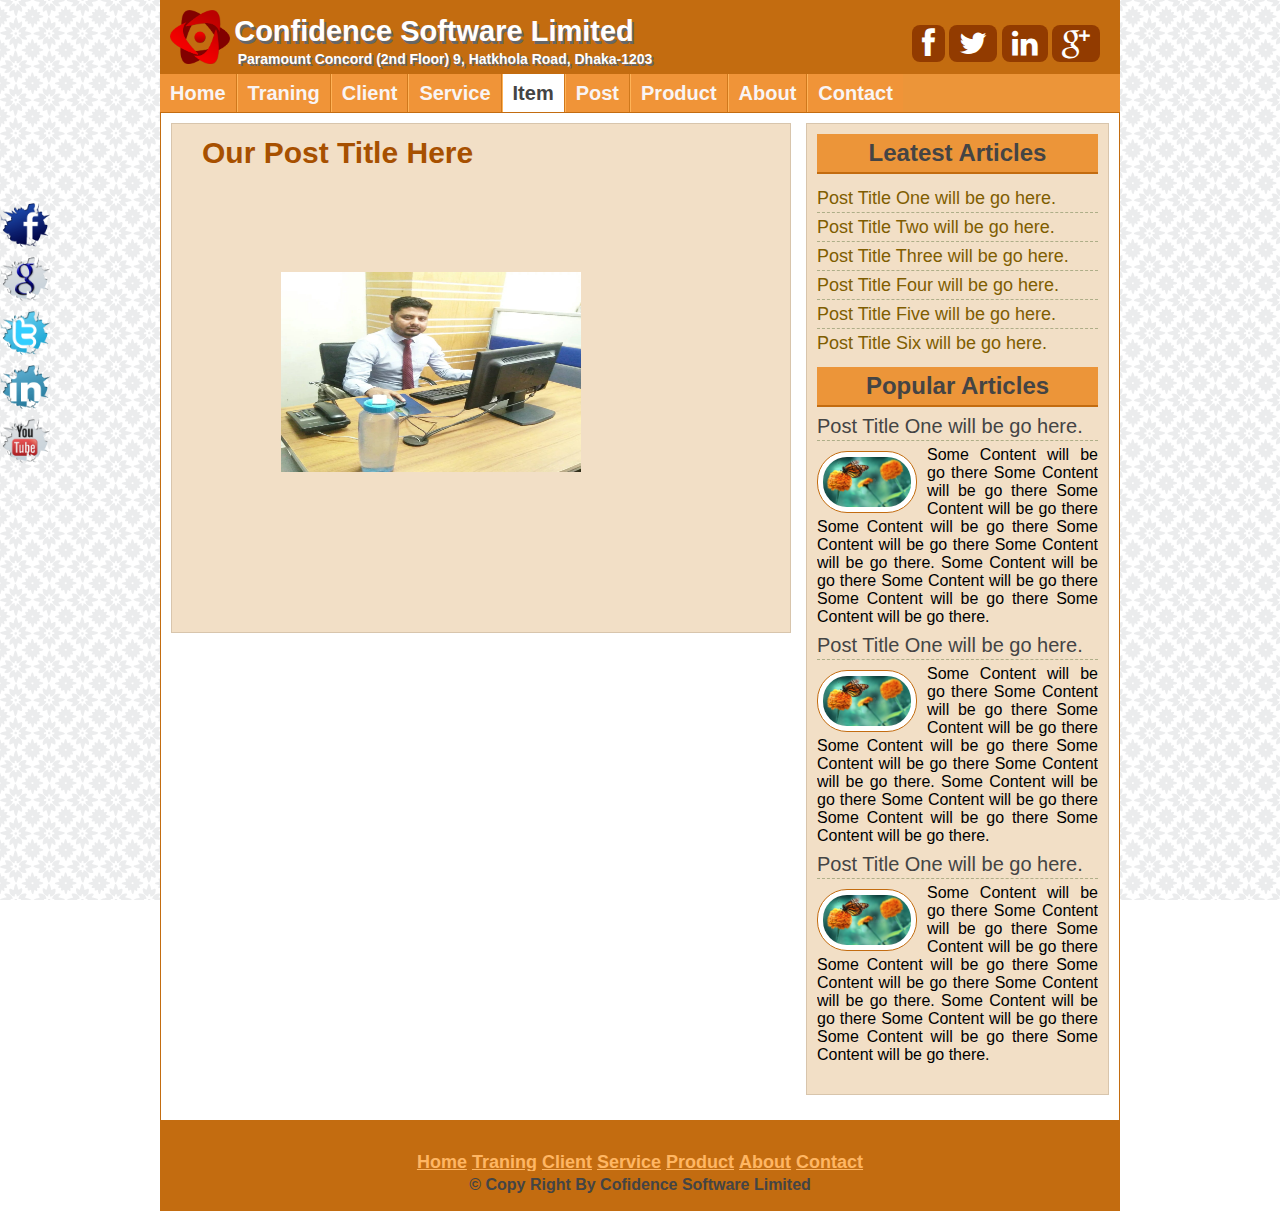
<file: itemTwo.html>
<!DOCTYPE html>
<html>
 <head>
     <title>Basic Website</title>
    <link rel="stylesheet" href="style.css">
    <link rel="stylesheet" href="font-awesome/css/font-awesome.css">
 </head>
 <body>
	<div class="headersection templete clear">
		<div class="logo">
			<img src="images/logo.png" alt="logo" />
			<h2>Confidence Software Limited</h2>
			<p>Paramount Concord (2nd Floor) 9, Hatkhola Road, Dhaka-1203</p>
		</div>
		<div class="social"> <a target="_blank" href="http://facebok.com"><i class="icon-facebook"></i></a>  <a target="_blank" href="https://twitter.com/"><i class="icon-twitter"></i></a>  <a target="_blank" href="https://www.linkedin.com/"><i class="icon-linkedin"></i></a>  <a target="_blank" href="https://www.google.com/"><i class="icon-google-plus"></i></a>
		</div>
	</div>
	<div class="navsection templete ">
		<ul>
			<li><a href="index.html">Home </a>
			</li>
			<li><a href="#">Traning </a>
			</li>
			<li><a href="#">Client </a>
			</li>
			<li><a href="#">Service </a>
			</li>
			<li><a id="active" href="item.html">Item </a>
			</li>
			<li><a href="post.html">Post </a>
				<li><a href="#">Product </a>
					<ul>
						<li><a href="#">Product One</a>
						</li>
						<li><a href="#">Product Two</a>
						</li>
						<li><a href="#">Product Three</a>
						</li>
						<li><a href="#">Product Four</a>
						</li>
						<li><a href="#">Product Five</a>
						</li>
						<li><a href="#">Product Six</a>
						</li>
					</ul>
				</li>
				<li><a href="about.html">About </a>
				</li>
				<li><a href="contact.html">Contact </a>
					<ul>
						<li><a href="#">Address One</a>
						</li>
						<li><a href="#">Address Two</a>
						</li>
						<li><a href="#">Address Three</a>
						</li>
						<li><a href="#">Address Four</a>
						</li>
						<li><a href="#">Address Five</a>
						</li>
						<li><a href="#">Address Six</a>
						</li>
					</ul>
				</li>
		</ul>
	</div>
	<div class="contentsection contemplete clear">
		<div class="maincontent clear myitem">
			<h2>Our Post Title Here</h2>
			<div class="photo ">
				<img src="images/taiabdesk.jpg" alt="One Image" />
			</div>
		</div>
		<div class="sidebar clear">
			<div class="samesidebar clear">
				<h2>Leatest Articles</h2>
				<ul>
					<li><a href="#">Post Title One will be go here. </a>
					</li>
					<li><a href="#">Post Title Two will be go here. </a>
					</li>
					<li><a href="#">Post Title Three will be go here. </a>
					</li>
					<li><a href="#">Post Title Four will be go here. </a>
					</li>
					<li><a href="#">Post Title Five will be go here. </a>
					</li>
					<li><a href="#">Post Title Six will be go here. </a>
					</li>
				</ul>
			</div>
			<div class="samesidebar clear">
				<h2>Popular Articles</h2>
				<div class="popular clear">
					<h3><a href="#">Post Title One will be go here. </a></h3> 
					<a href="#">
						<img src="images/batterfly.jpg" alt="post image" />
					</a>
					<p>Some Content will be go there Some Content will be go there Some Content will be go there Some Content will be go there Some Content will be go there Some Content will be go there. Some Content will be go there Some Content will be go there Some Content will be go there Some Content will be go there.</p>
				</div>
				<div class="popular clear">
					<h3><a href="#">Post Title One will be go here. </a></h3> 
					<a href="#">
						<img src="images/batterfly.jpg" alt="post image" />
					</a>
					<p>Some Content will be go there Some Content will be go there Some Content will be go there Some Content will be go there Some Content will be go there Some Content will be go there. Some Content will be go there Some Content will be go there Some Content will be go there Some Content will be go there.</p>
				</div>
				<div class="popular clear">
					<h3><a href="#">Post Title One will be go here. </a></h3> 
					<a href="#">
						<img src="images/batterfly.jpg" alt="post image" />
					</a>
					<p>Some Content will be go there Some Content will be go there Some Content will be go there Some Content will be go there Some Content will be go there Some Content will be go there. Some Content will be go there Some Content will be go there Some Content will be go there Some Content will be go there.</p>
				</div>
			</div>
		</div>
	</div>
	<div class="footersection templete clear">
		<div class="footermenu clear">
			<ul>
				<li><a href="index.html">Home </a>
				</li>
				<li><a href="#">Traning </a>
				</li>
				<li><a href="#">Client </a>
				</li>
				<li><a href="#">Service </a>
				</li>
				<li><a href="#">Product </a>
				</li>
				<li><a href="about.html">About </a>
				</li>
				<li><a href="contact.html">Contact </a>
				</li>
			</ul>
		</div>
		<p>&copy; Copy Right By Cofidence Software Limited</p>
	</div>
	<div class="fixedicon clear">
		<a target="_blank" href="https://www.facebook.com/">
			<img src="images/fb.png" alt="facebok" />
		</a>
		<a target="_blank" href="https://www.google.com/">
			<img src="images/gp.png" alt="google plus" />
		</a>
		<a target="_blank" href="https://twitter.com/">
			<img src="images/twt.png" alt="twitter" />
		</a>
		<a target="_blank" href="https://www.linkedin.com/">
			<img src="images/linkin.png" alt="linkdin" />
		</a>
		<a target="_blank" href="https://www.youtube.com/">
			<img src="images/yt.png" alt="youtube" />
		</a>
	</div>
</body>
</html>
</file>
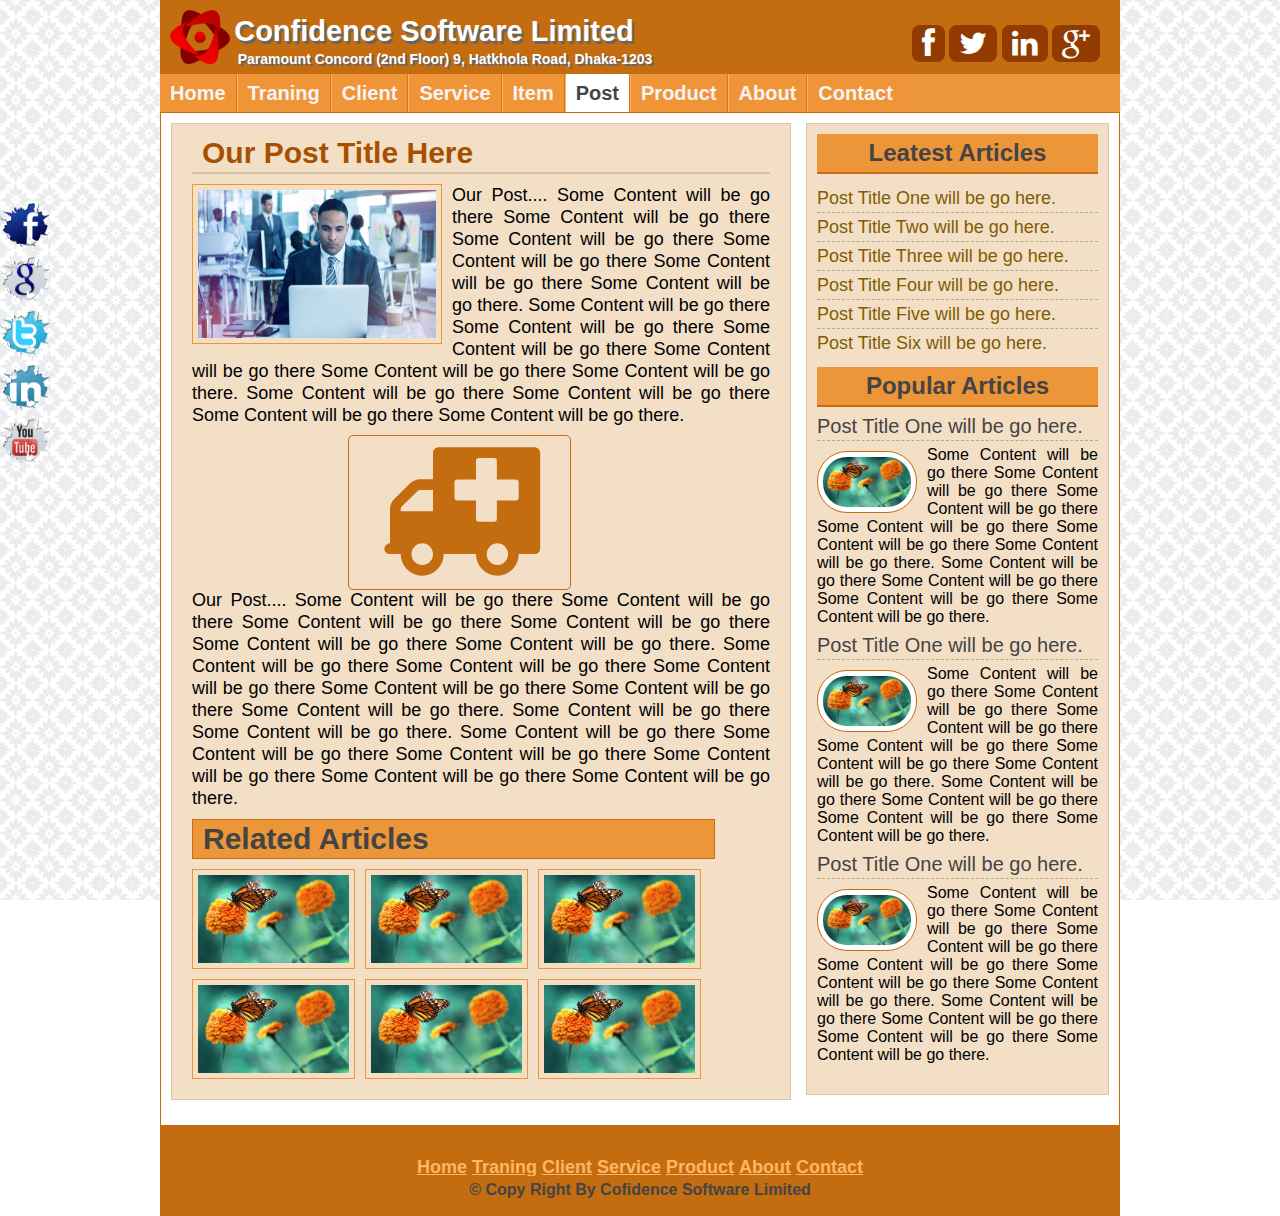
<file: post.html>
<!DOCTYPE html>
<html>
 <head>
     <title>Basic Website</title>
    <link rel="stylesheet" href="style.css">
    <link rel="stylesheet" href="font-awesome/css/font-awesome.css">
 </head>
 <body>
    <div class="headersection templete clear">
        <div class="logo">
            <img src="images/logo.png" alt="logo"/>
            <h2>Confidence Software Limited</h2>
            <p>Paramount Concord (2nd Floor) 9, Hatkhola Road, Dhaka-1203</p>
        </div>
        <div class="social">
            <a target="_blank" href="http://facebok.com"><i class="icon-facebook"></i></a>
            <a target="_blank" href="https://twitter.com/"><i class="icon-twitter"></i></a>
            <a target="_blank" href="https://www.linkedin.com/"><i class="icon-linkedin"></i></a>
            <a target="_blank" href="https://www.google.com/"><i class="icon-google-plus"></i></a>
        </div>
    </div>
    <div class="navsection templete ">
        <ul>
            <li><a href="index.html">Home </a></li>
            <li><a href="#">Traning </a></li>
            <li><a href="#">Client  </a></li>
            <li><a href="#">Service </a></li>
            <li><a href="item.html">Item </a></li>
            <li><a id="active" href="post.html">Post </a>
            <li><a href="#">Product </a>
            <ul>
                <li><a href="#">Product One</a></li>
                <li><a href="#">Product Two</a></li>
                <li><a href="#">Product Three</a></li>
                <li><a href="#">Product Four</a></li>
                <li><a href="#">Product Five</a></li>
                <li><a href="#">Product Six</a></li>
            </ul>
            </li>
            <li><a href="about.html">About </a></li>
            <li><a href="contact.html">Contact </a>
                <ul>
                    <li><a href="#">Address One</a></li>
                    <li><a href="#">Address Two</a></li>
                    <li><a href="#">Address Three</a></li>
                    <li><a href="#">Address Four</a></li>
                    <li><a href="#">Address Five</a></li>
                    <li><a href="#">Address Six</a></li>
                </ul>
            </li>
        </ul>
    </div>
    <div class="contentsection contemplete clear">
        <div class="maincontent  clear">
            <div class="about clear">
                <h2>Our Post Title Here</h2>
                <a href="#"></a><img src="images/pemp.jpg" alt="post image"/></a>
                <p>Our Post.... Some Content will be go there Some Content will be go there
                    Some Content will be go there Some Content will be go there
                    Some Content will be go there Some Content will be go there.
                    Some Content will be go there Some Content will be go there
                    Some Content will be go there Some Content will be go there
                    Some Content will be go there Some Content will be go there.
                    Some Content will be go there Some Content will be go there
                    Some Content will be go there Some Content will be go there.
                </p>
                
                <div class="myicon">
                    <i class="icon-ambulance"></i>
                </div>

                <p>Our Post.... Some Content will be go there Some Content will be go there
                    Some Content will be go there Some Content will be go there
                    Some Content will be go there Some Content will be go there.
                    Some Content will be go there Some Content will be go there
                    Some Content will be go there Some Content will be go there
                    Some Content will be go there Some Content will be go there.
                    Some Content will be go there Some Content will be go there.
                    Some Content will be go there Some Content will be go there
                    Some Content will be go there Some Content will be go there
                    Some Content will be go there Some Content will be go there.
                </p>
                <div class="relatedpost clear">
                    <h2>Related Articles</h2>
                    <a href="#"><img src="images/batterfly.jpg" alt="post image"/></a>
                    <a href="#"><img src="images/batterfly.jpg" alt="post image"/></a>
                    <a href="#"><img src="images/batterfly.jpg" alt="post image"/></a>
                    <a href="#"><img src="images/batterfly.jpg" alt="post image"/></a>
                    <a href="#"><img src="images/batterfly.jpg" alt="post image"/></a>
                    <a href="#"><img src="images/batterfly.jpg" alt="post image"/></a>
                </div>
            </div>
        </div>
        <div class="sidebar clear">
         <div class="samesidebar clear">
             <h2>Leatest Articles</h2>
             <ul>
                <li><a href="#">Post Title One will be go here. </a></li>
                <li><a href="#">Post Title Two will be go here. </a></li>
                <li><a href="#">Post Title Three will be go here. </a></li>
                <li><a href="#">Post Title Four will be go here. </a></li>
                <li><a href="#">Post Title Five will be go here. </a></li>
                <li><a href="#">Post Title Six will be go here. </a></li>
            </ul>
         </div>
         <div class="samesidebar clear">
            <h2>Popular Articles </h2>
            <div class="popular clear">
                <h3><a href="#">Post Title One will be go here. </a></h3>
                <a href="#"><img src="images/batterfly.jpg" alt="post image"/></a>
            <p> Some Content will be go there Some Content will be go there
                Some Content will be go there Some Content will be go there
                Some Content will be go there Some Content will be go there.
                Some Content will be go there Some Content will be go there
                Some Content will be go there Some Content will be go there.
              </p> 
            </div>
            <div class="popular clear">
                <h3><a href="#">Post Title One will be go here. </a></h3>
                <a href="#"><img src="images/batterfly.jpg" alt="post image"/></a>
            <p> Some Content will be go there Some Content will be go there
                Some Content will be go there Some Content will be go there
                Some Content will be go there Some Content will be go there.
                Some Content will be go there Some Content will be go there
                Some Content will be go there Some Content will be go there.
              </p> 
            </div>
            <div class="popular clear">
                <h3><a href="#">Post Title One will be go here. </a></h3>
                <a href="#"><img src="images/batterfly.jpg" alt="post image"/></a>
            <p> Some Content will be go there Some Content will be go there
                Some Content will be go there Some Content will be go there
                Some Content will be go there Some Content will be go there.
                Some Content will be go there Some Content will be go there
                Some Content will be go there Some Content will be go there.
              </p> 
            </div>
        </div>
        </div>
    </div>
    <div class="footersection templete clear">
        <div class="footermenu  clear">
            <ul>
                <li><a href="index.html">Home </a></li>
                <li><a href="#">Traning </a></li>
                <li><a href="#">Client </a></li>
                <li><a href="#">Service </a></li>
                <li><a href="#">Product </a></li>
                <li><a href="about.html">About </a></li>
                <li><a href="contact.html">Contact </a></li>
            </ul>
        </div>
        <p>&copy; Copy Right By Cofidence Software Limited</p>
    </div>
    <div class="fixedicon clear">
        <a target="_blank" href="https://www.facebook.com/"><img src="images/fb.png" alt="facebok"/></a>
        <a target="_blank" href="https://www.google.com/"><img src="images/gp.png" alt="google plus"/></a>
        <a target="_blank" href="https://twitter.com/"><img src="images/twt.png" alt="twitter"/></a>
        <a target="_blank" href="https://www.linkedin.com/"><img src="images/linkin.png" alt="linkdin"/></a>
        <a target="_blank" href="https://www.youtube.com/"><img src="images/yt.png" alt="youtube"/></a>
    </div>
 </body>
</html>
</file>
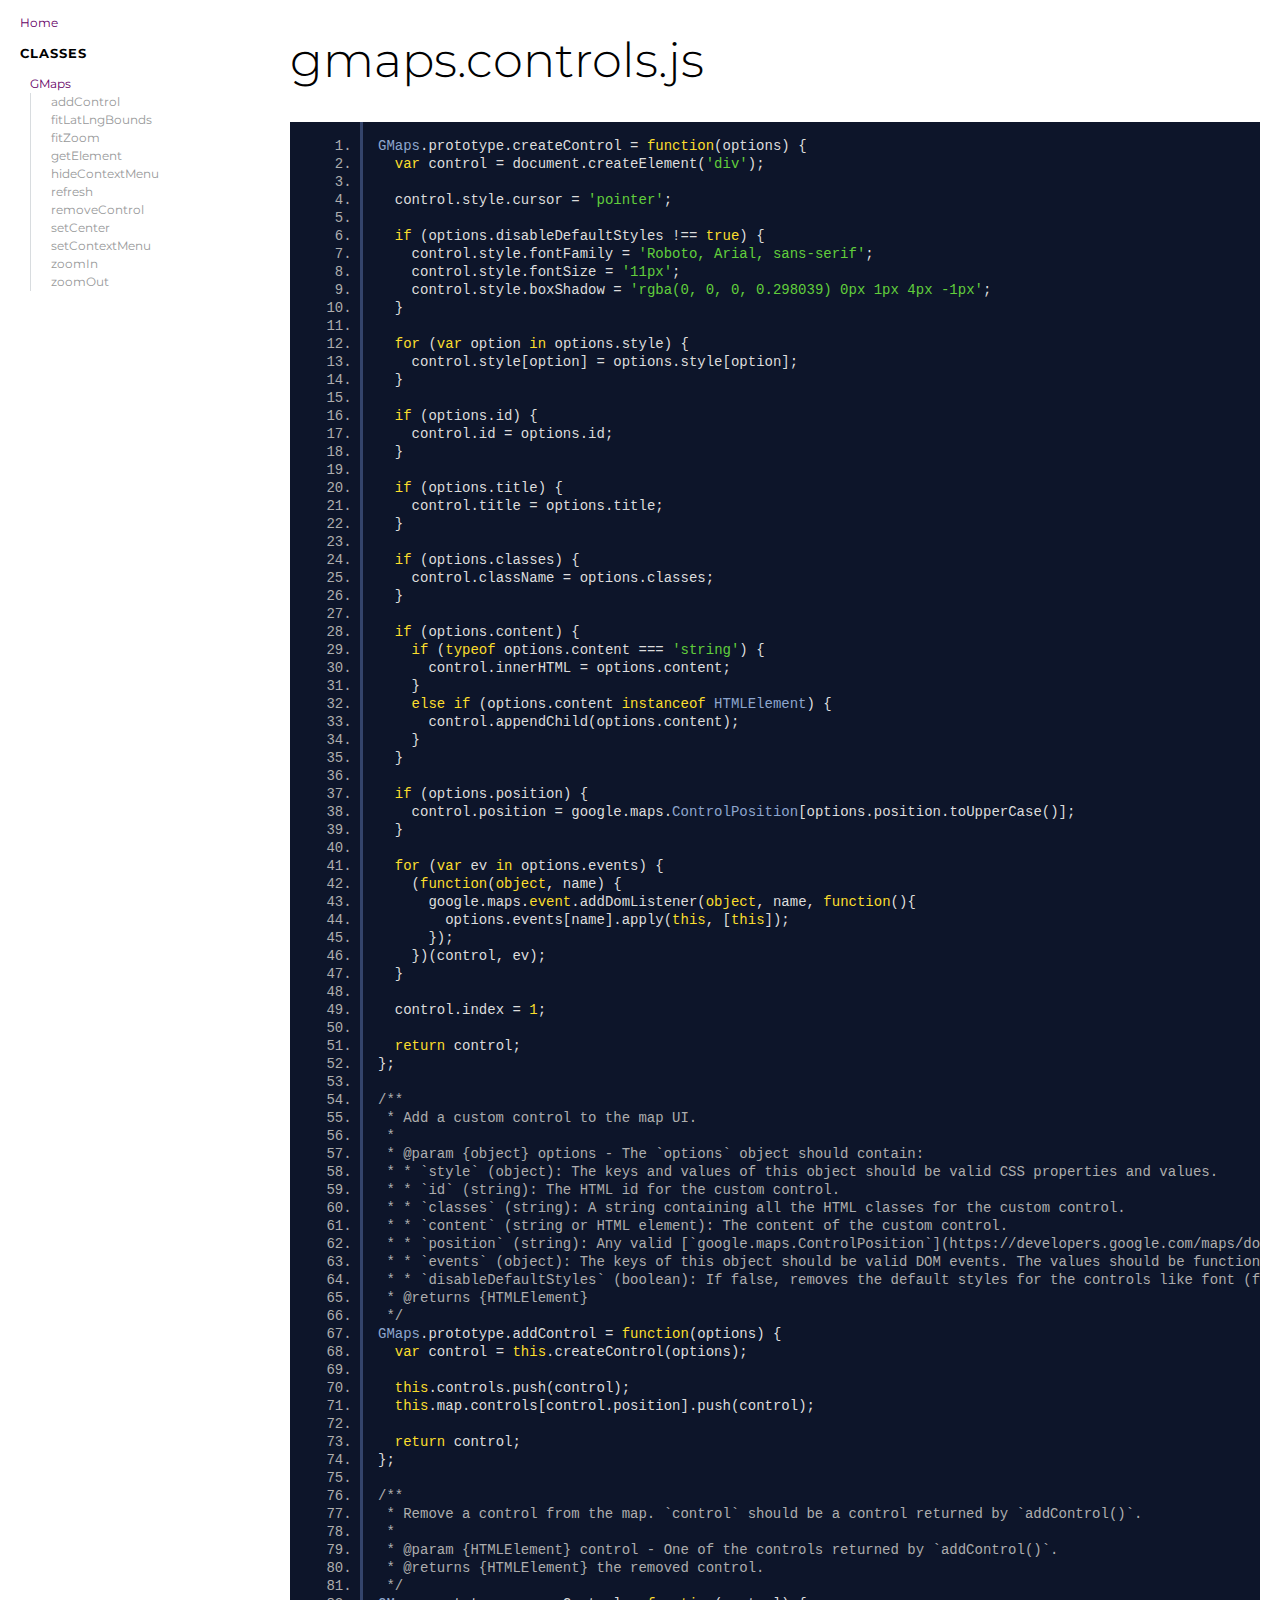
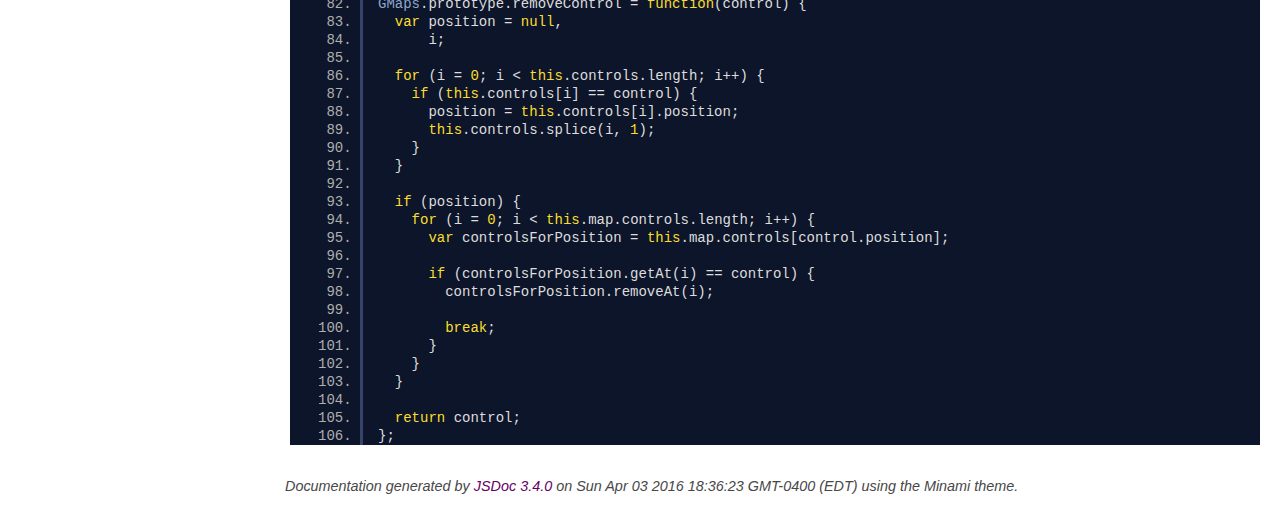
<file: googlemap/gmaps-master/docs/gmaps.controls.js.html>
<!DOCTYPE html>
<html lang="en">
<head>
    <meta charset="utf-8">
    <title>gmaps.controls.js - Documentation</title>

    <script src="scripts/prettify/prettify.js"></script>
    <script src="scripts/prettify/lang-css.js"></script>
    <!--[if lt IE 9]>
      <script src="//html5shiv.googlecode.com/svn/trunk/html5.js"></script>
    <![endif]-->
    <link type="text/css" rel="stylesheet" href="https://code.ionicframework.com/ionicons/2.0.1/css/ionicons.min.css">
    <link type="text/css" rel="stylesheet" href="styles/prettify.css">
    <link type="text/css" rel="stylesheet" href="styles/jsdoc.css">
</head>
<body>

<input type="checkbox" id="nav-trigger" class="nav-trigger" />
<label for="nav-trigger" class="navicon-button x">
  <div class="navicon"></div>
</label>

<label for="nav-trigger" class="overlay"></label>

<nav>
    <h2><a href="index.html">Home</a></h2><h3>Classes</h3><ul><li><a href="GMaps.html">GMaps</a><ul class='methods'><li data-type='method'><a href="GMaps.html#addControl">addControl</a></li><li data-type='method'><a href="GMaps.html#fitLatLngBounds">fitLatLngBounds</a></li><li data-type='method'><a href="GMaps.html#fitZoom">fitZoom</a></li><li data-type='method'><a href="GMaps.html#getElement">getElement</a></li><li data-type='method'><a href="GMaps.html#hideContextMenu">hideContextMenu</a></li><li data-type='method'><a href="GMaps.html#refresh">refresh</a></li><li data-type='method'><a href="GMaps.html#removeControl">removeControl</a></li><li data-type='method'><a href="GMaps.html#setCenter">setCenter</a></li><li data-type='method'><a href="GMaps.html#setContextMenu">setContextMenu</a></li><li data-type='method'><a href="GMaps.html#zoomIn">zoomIn</a></li><li data-type='method'><a href="GMaps.html#zoomOut">zoomOut</a></li></ul></li></ul>
</nav>

<div id="main">
    
    <h1 class="page-title">gmaps.controls.js</h1>
    

    



    
    <section>
        <article>
            <pre class="prettyprint source linenums"><code>GMaps.prototype.createControl = function(options) {
  var control = document.createElement('div');

  control.style.cursor = 'pointer';

  if (options.disableDefaultStyles !== true) {
    control.style.fontFamily = 'Roboto, Arial, sans-serif';
    control.style.fontSize = '11px';
    control.style.boxShadow = 'rgba(0, 0, 0, 0.298039) 0px 1px 4px -1px';
  }

  for (var option in options.style) {
    control.style[option] = options.style[option];
  }

  if (options.id) {
    control.id = options.id;
  }

  if (options.title) {
    control.title = options.title;
  }

  if (options.classes) {
    control.className = options.classes;
  }

  if (options.content) {
    if (typeof options.content === 'string') {
      control.innerHTML = options.content;
    }
    else if (options.content instanceof HTMLElement) {
      control.appendChild(options.content);
    }
  }

  if (options.position) {
    control.position = google.maps.ControlPosition[options.position.toUpperCase()];
  }

  for (var ev in options.events) {
    (function(object, name) {
      google.maps.event.addDomListener(object, name, function(){
        options.events[name].apply(this, [this]);
      });
    })(control, ev);
  }

  control.index = 1;

  return control;
};

/**
 * Add a custom control to the map UI.
 *
 * @param {object} options - The `options` object should contain:
 * * `style` (object): The keys and values of this object should be valid CSS properties and values.
 * * `id` (string): The HTML id for the custom control.
 * * `classes` (string): A string containing all the HTML classes for the custom control.
 * * `content` (string or HTML element): The content of the custom control.
 * * `position` (string): Any valid [`google.maps.ControlPosition`](https://developers.google.com/maps/documentation/javascript/controls#ControlPositioning) value, in lower or upper case.
 * * `events` (object): The keys of this object should be valid DOM events. The values should be functions.
 * * `disableDefaultStyles` (boolean): If false, removes the default styles for the controls like font (family and size), and box shadow.
 * @returns {HTMLElement}
 */
GMaps.prototype.addControl = function(options) {
  var control = this.createControl(options);

  this.controls.push(control);
  this.map.controls[control.position].push(control);

  return control;
};

/**
 * Remove a control from the map. `control` should be a control returned by `addControl()`.
 *
 * @param {HTMLElement} control - One of the controls returned by `addControl()`.
 * @returns {HTMLElement} the removed control.
 */
GMaps.prototype.removeControl = function(control) {
  var position = null,
      i;

  for (i = 0; i &lt; this.controls.length; i++) {
    if (this.controls[i] == control) {
      position = this.controls[i].position;
      this.controls.splice(i, 1);
    }
  }

  if (position) {
    for (i = 0; i &lt; this.map.controls.length; i++) {
      var controlsForPosition = this.map.controls[control.position];

      if (controlsForPosition.getAt(i) == control) {
        controlsForPosition.removeAt(i);

        break;
      }
    }
  }

  return control;
};
</code></pre>
        </article>
    </section>




</div>

<br class="clear">

<footer>
    Documentation generated by <a href="https://github.com/jsdoc3/jsdoc">JSDoc 3.4.0</a> on Sun Apr 03 2016 18:36:23 GMT-0400 (EDT) using the Minami theme.
</footer>

<script>prettyPrint();</script>
<script src="scripts/linenumber.js"></script>
</body>
</html>
</file>
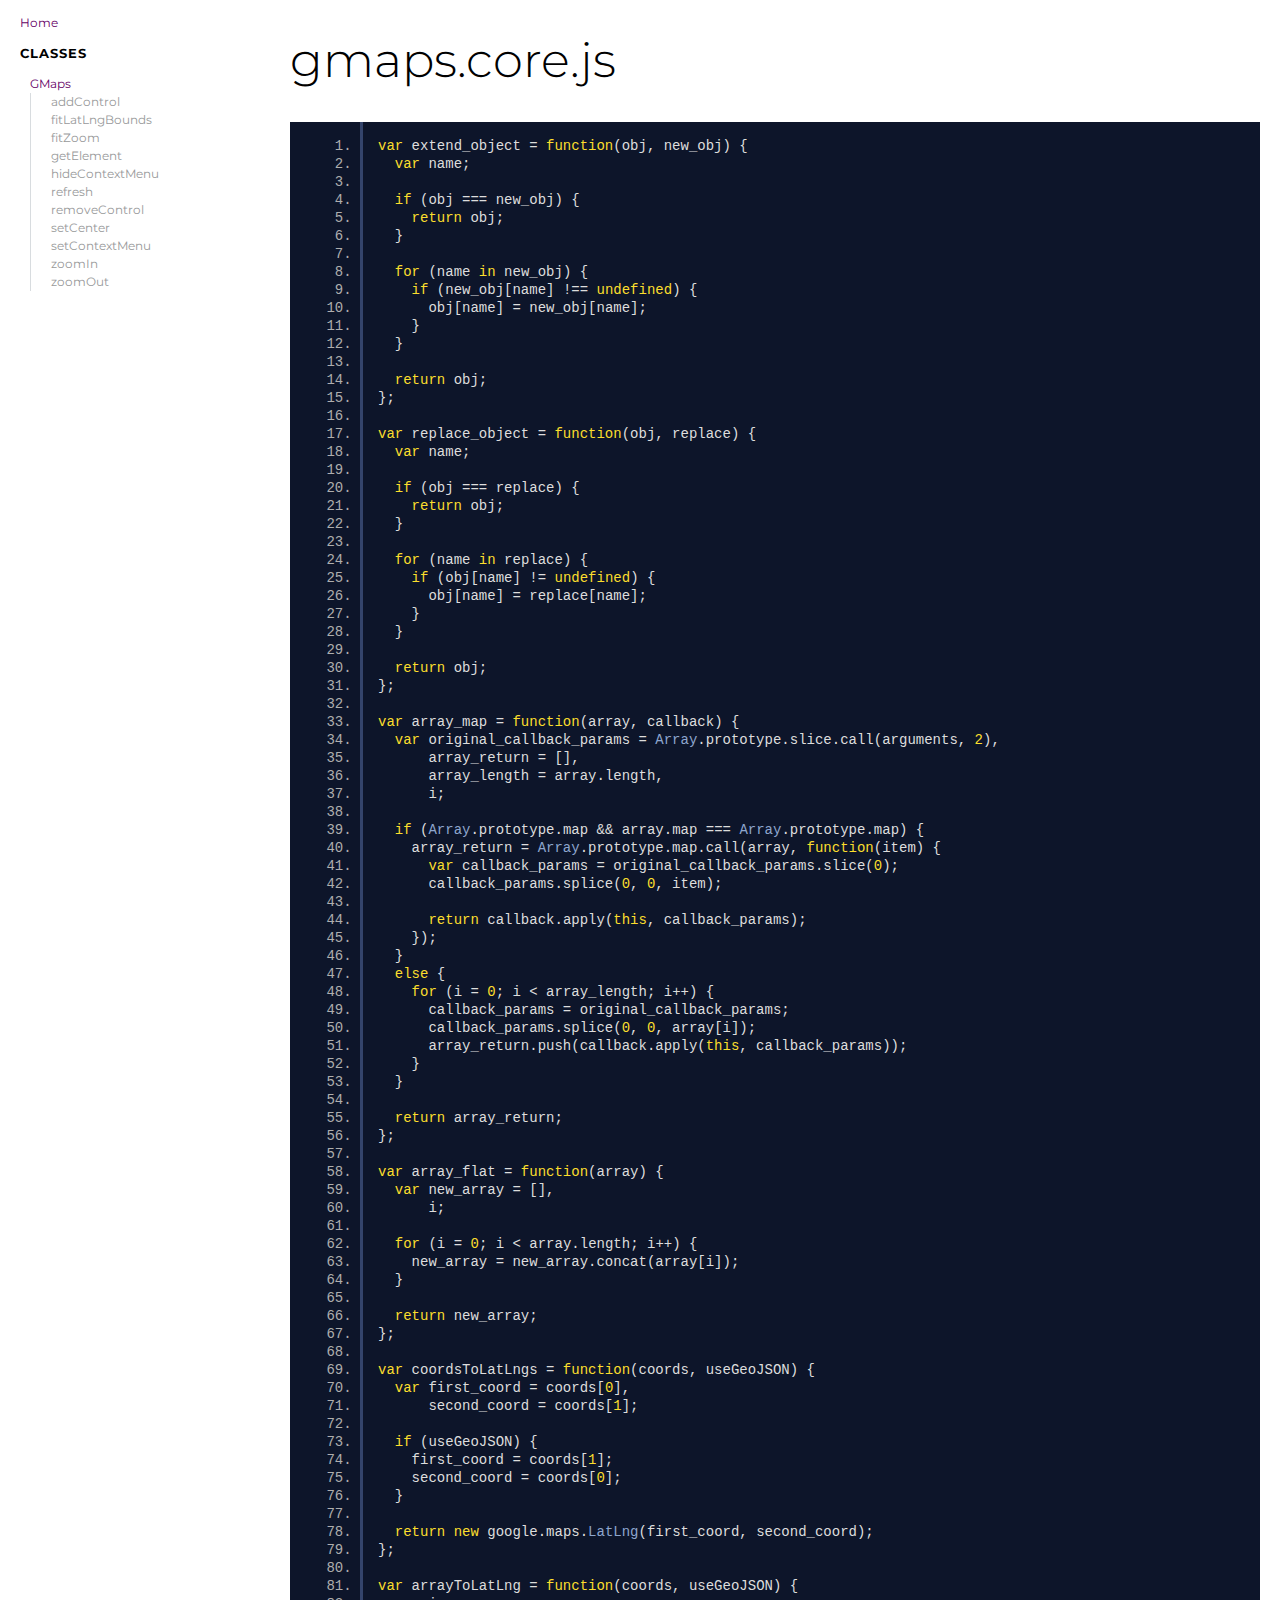
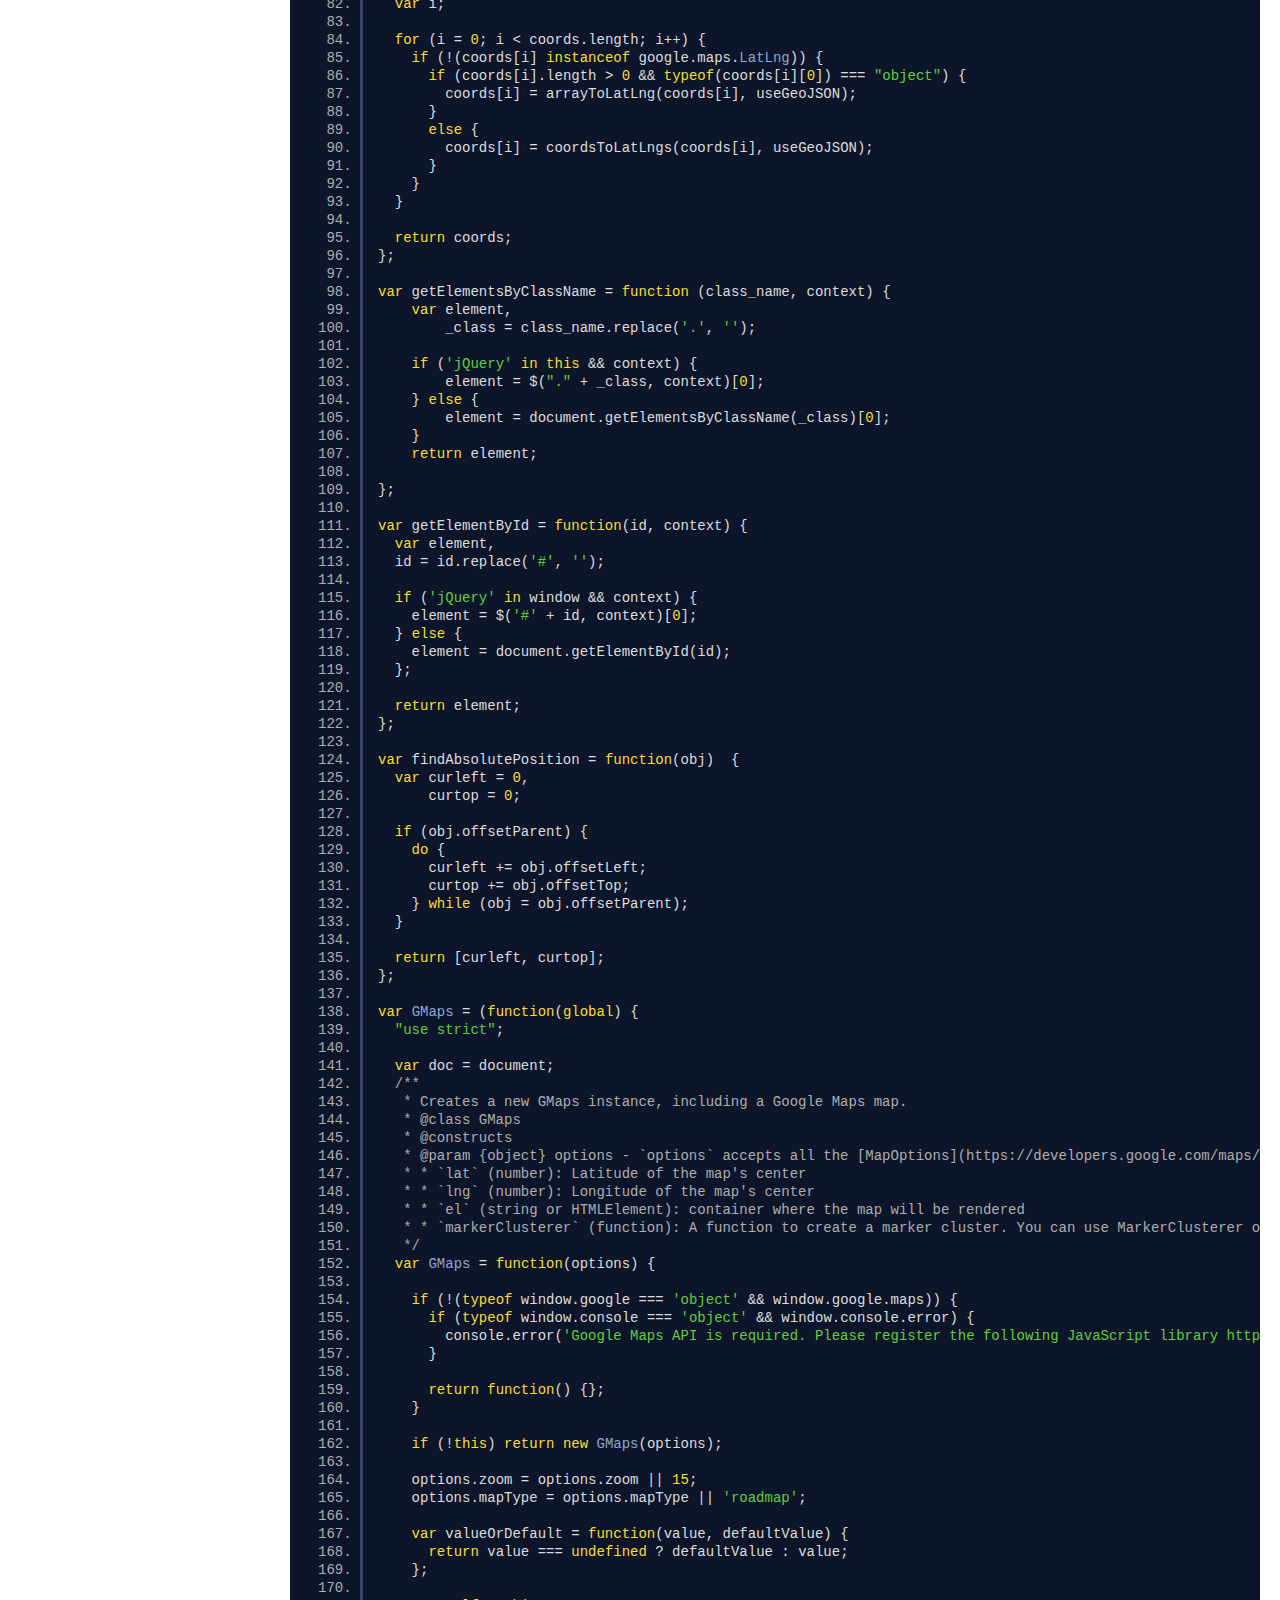
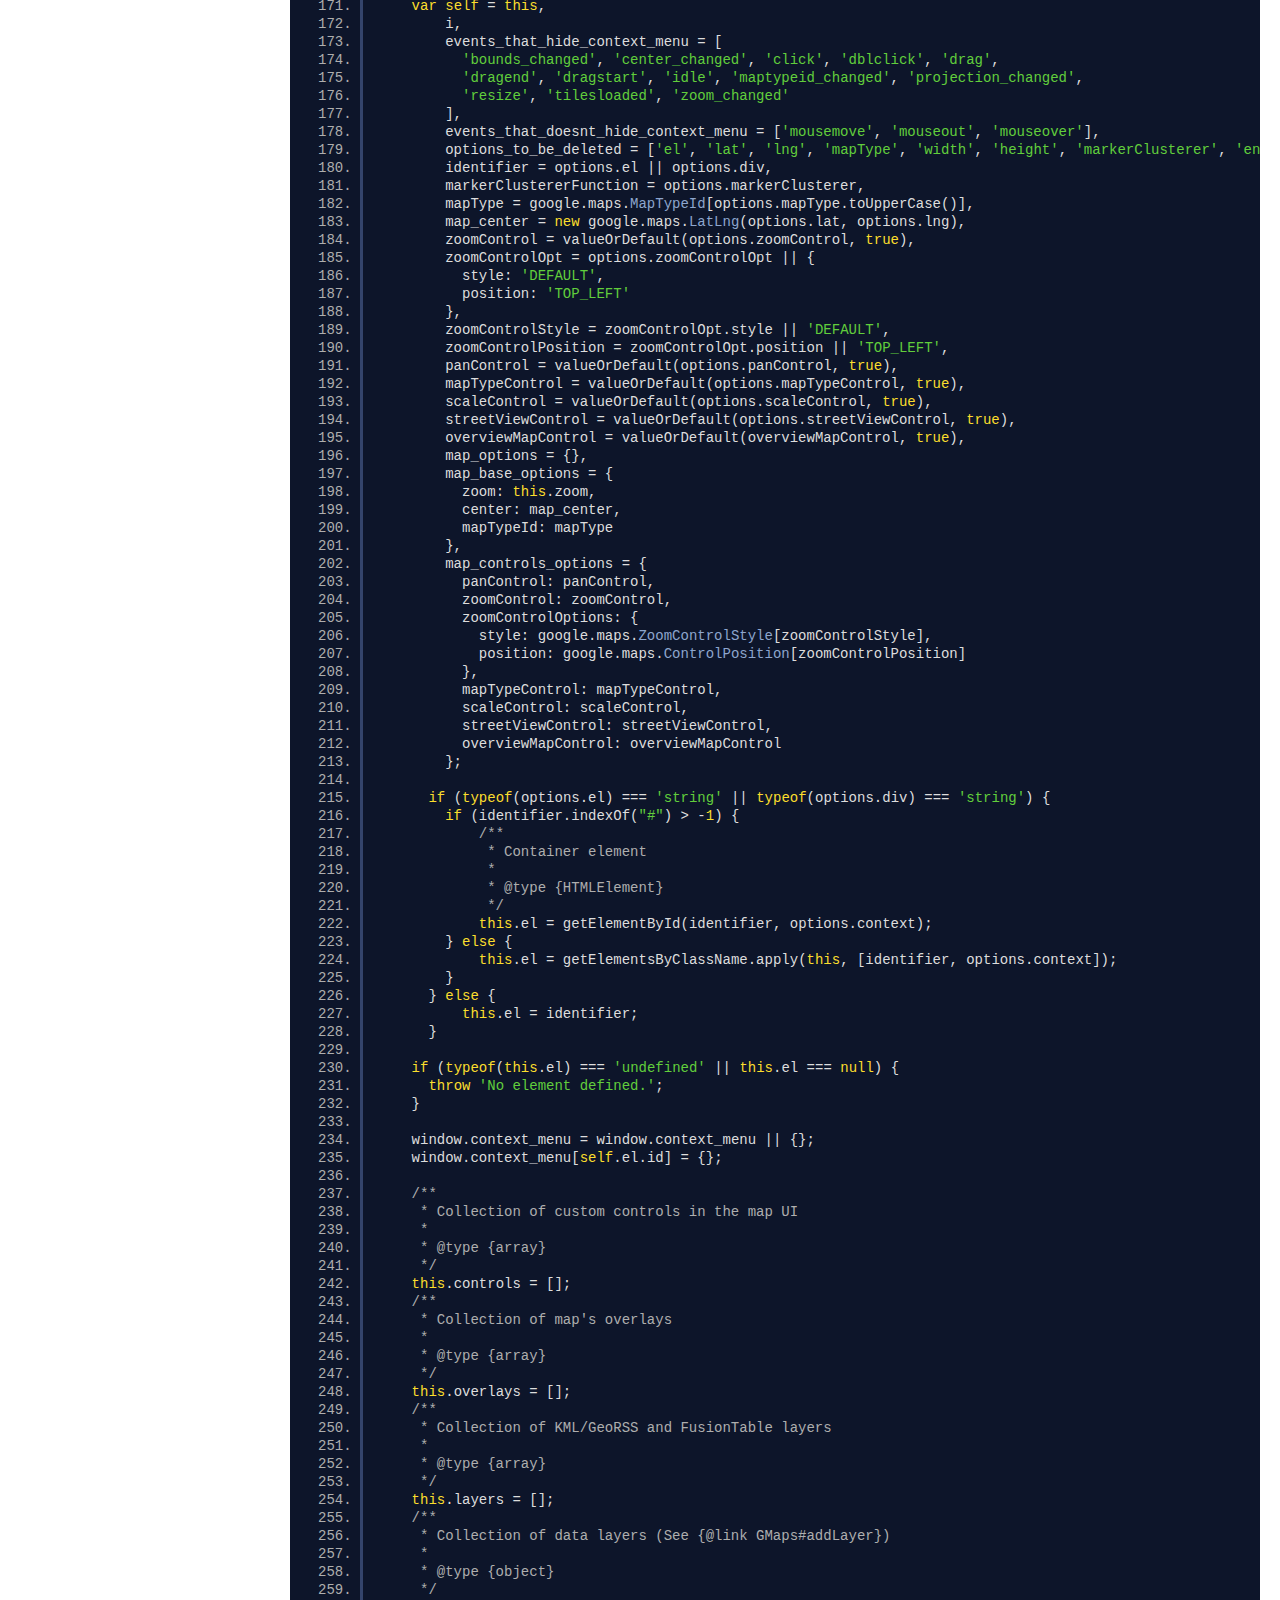
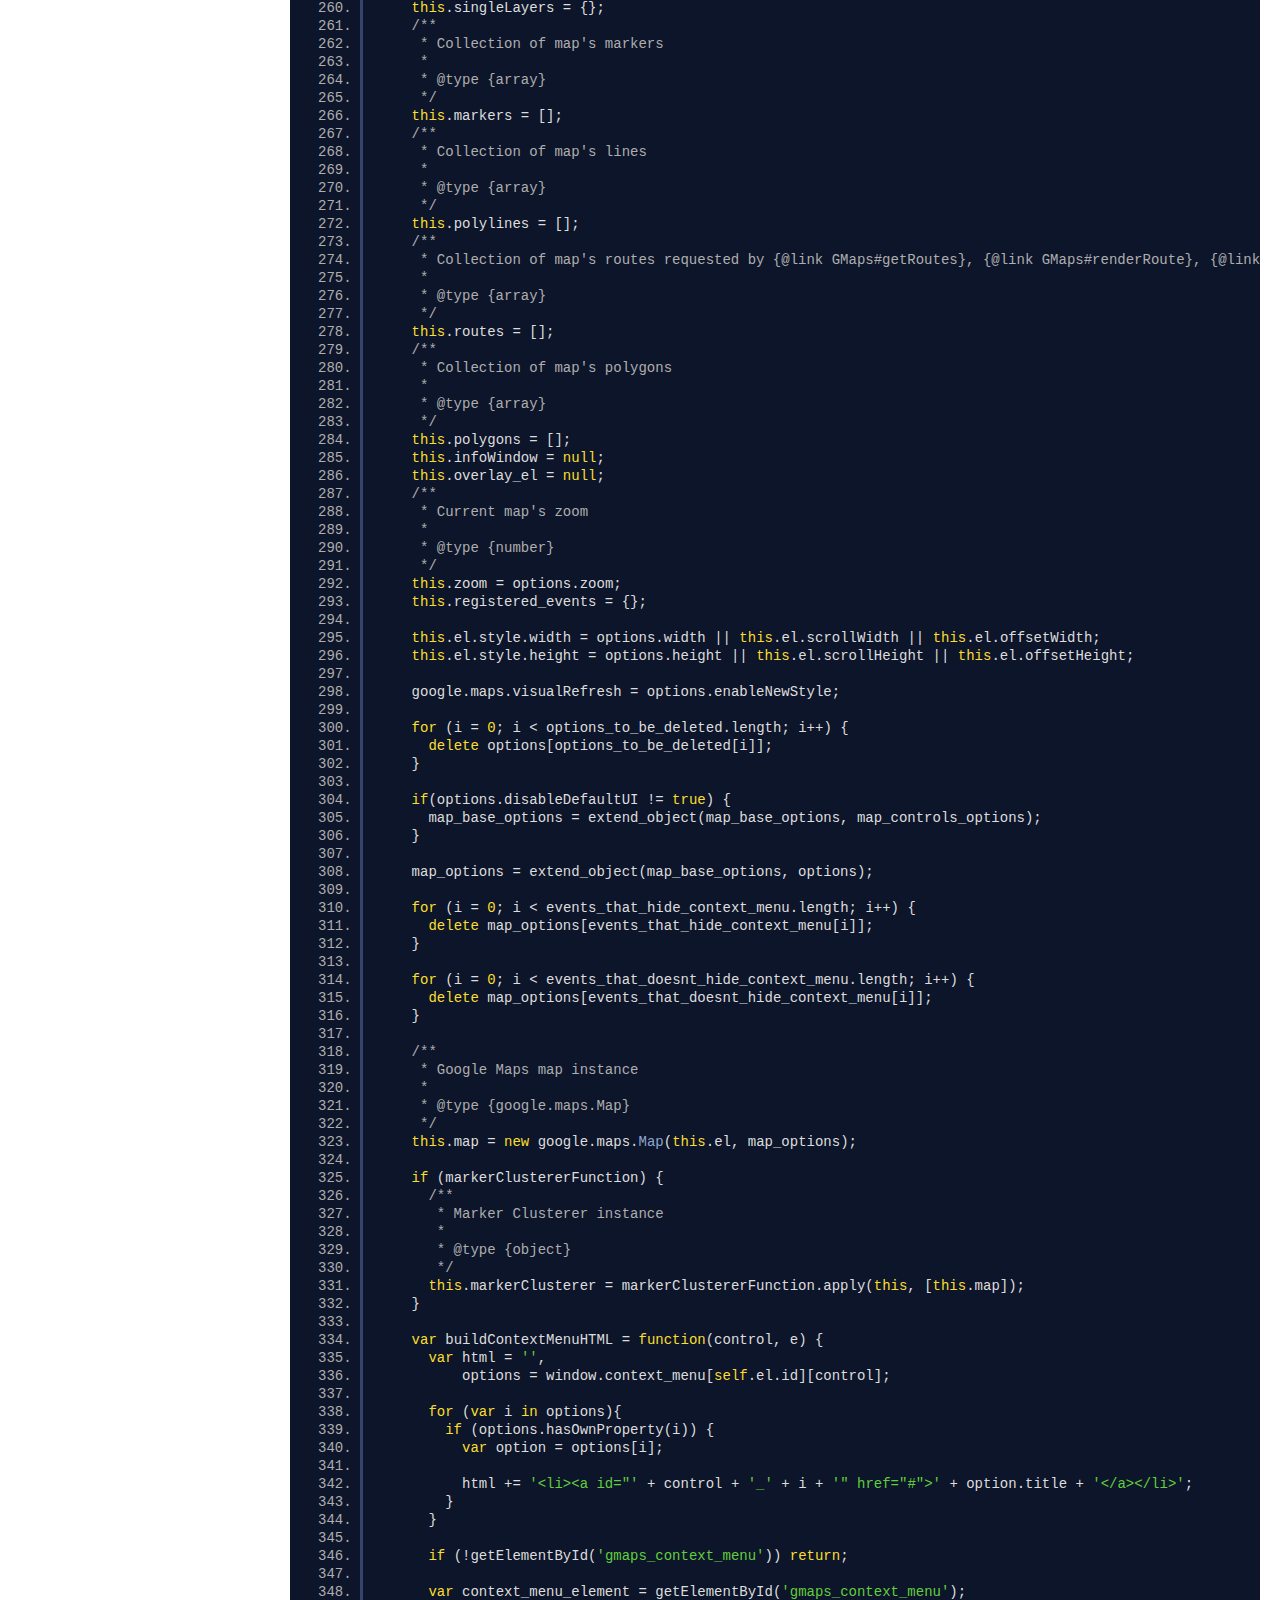
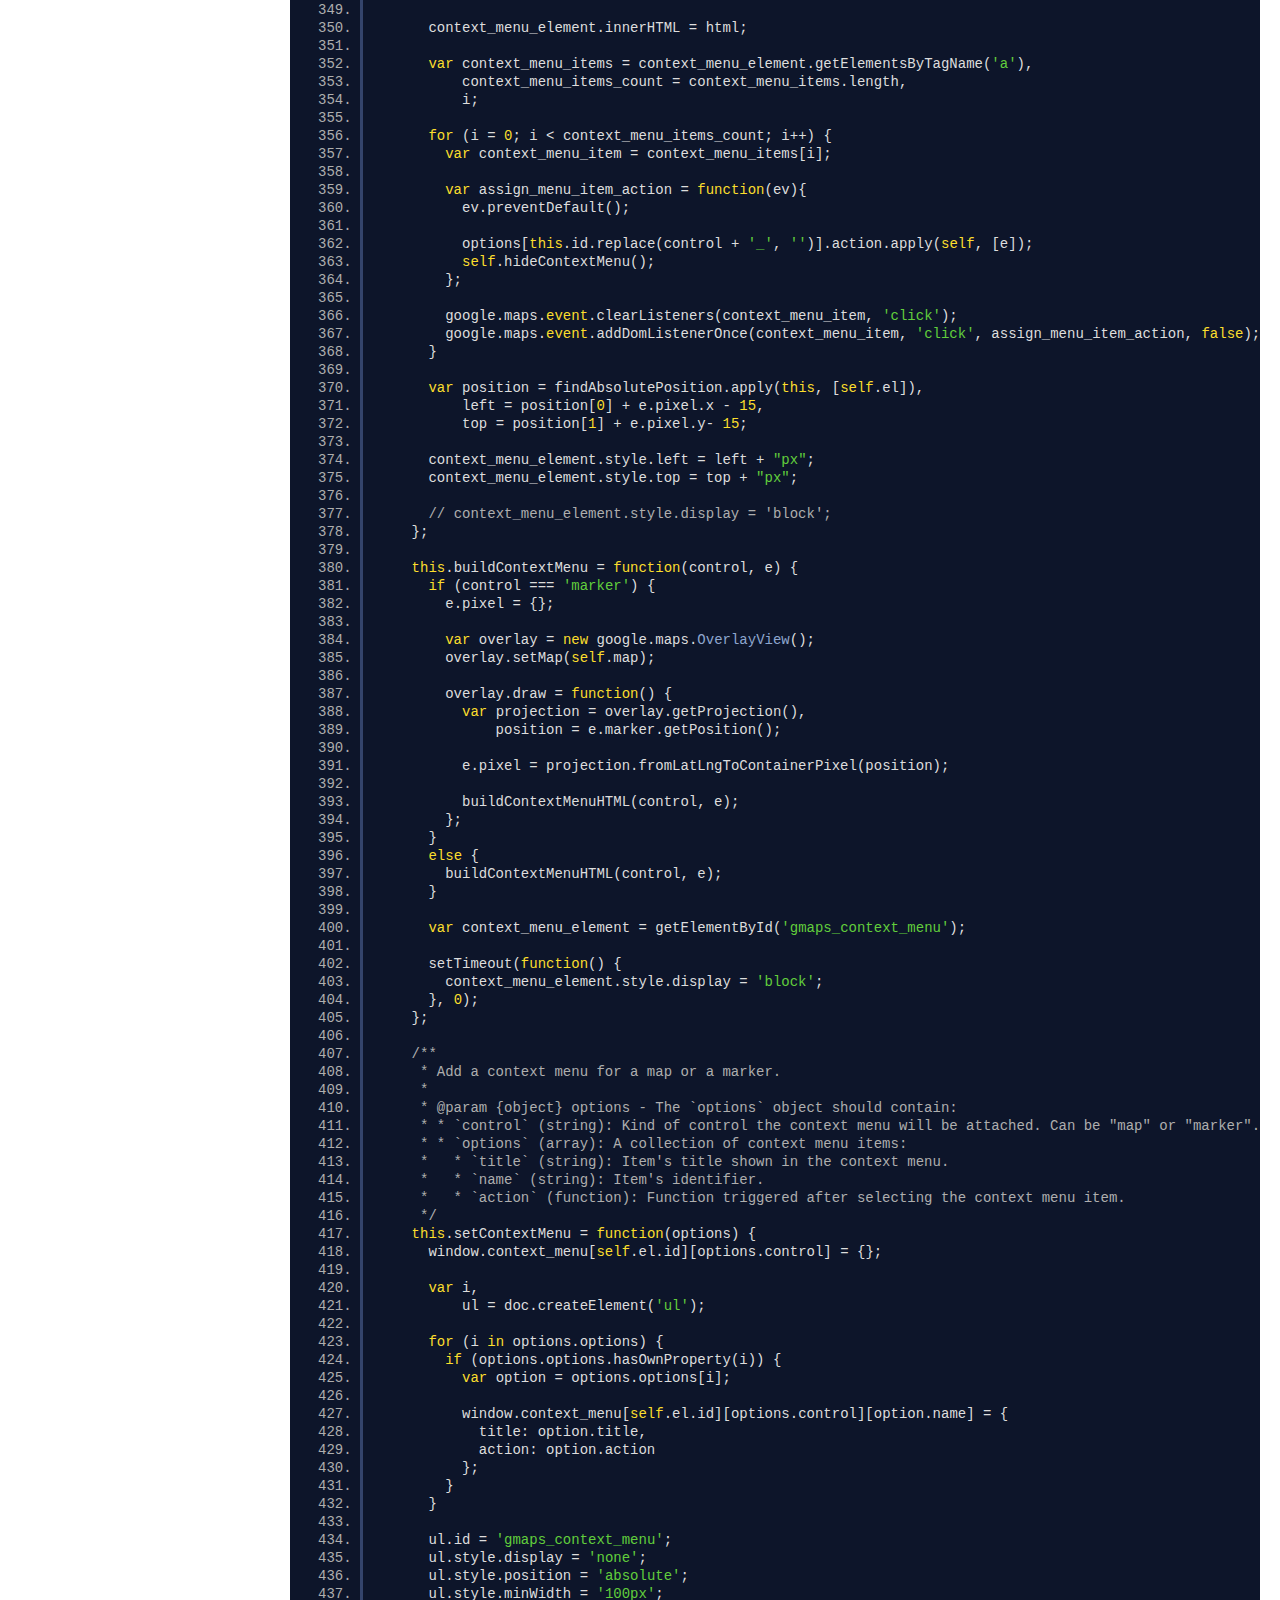
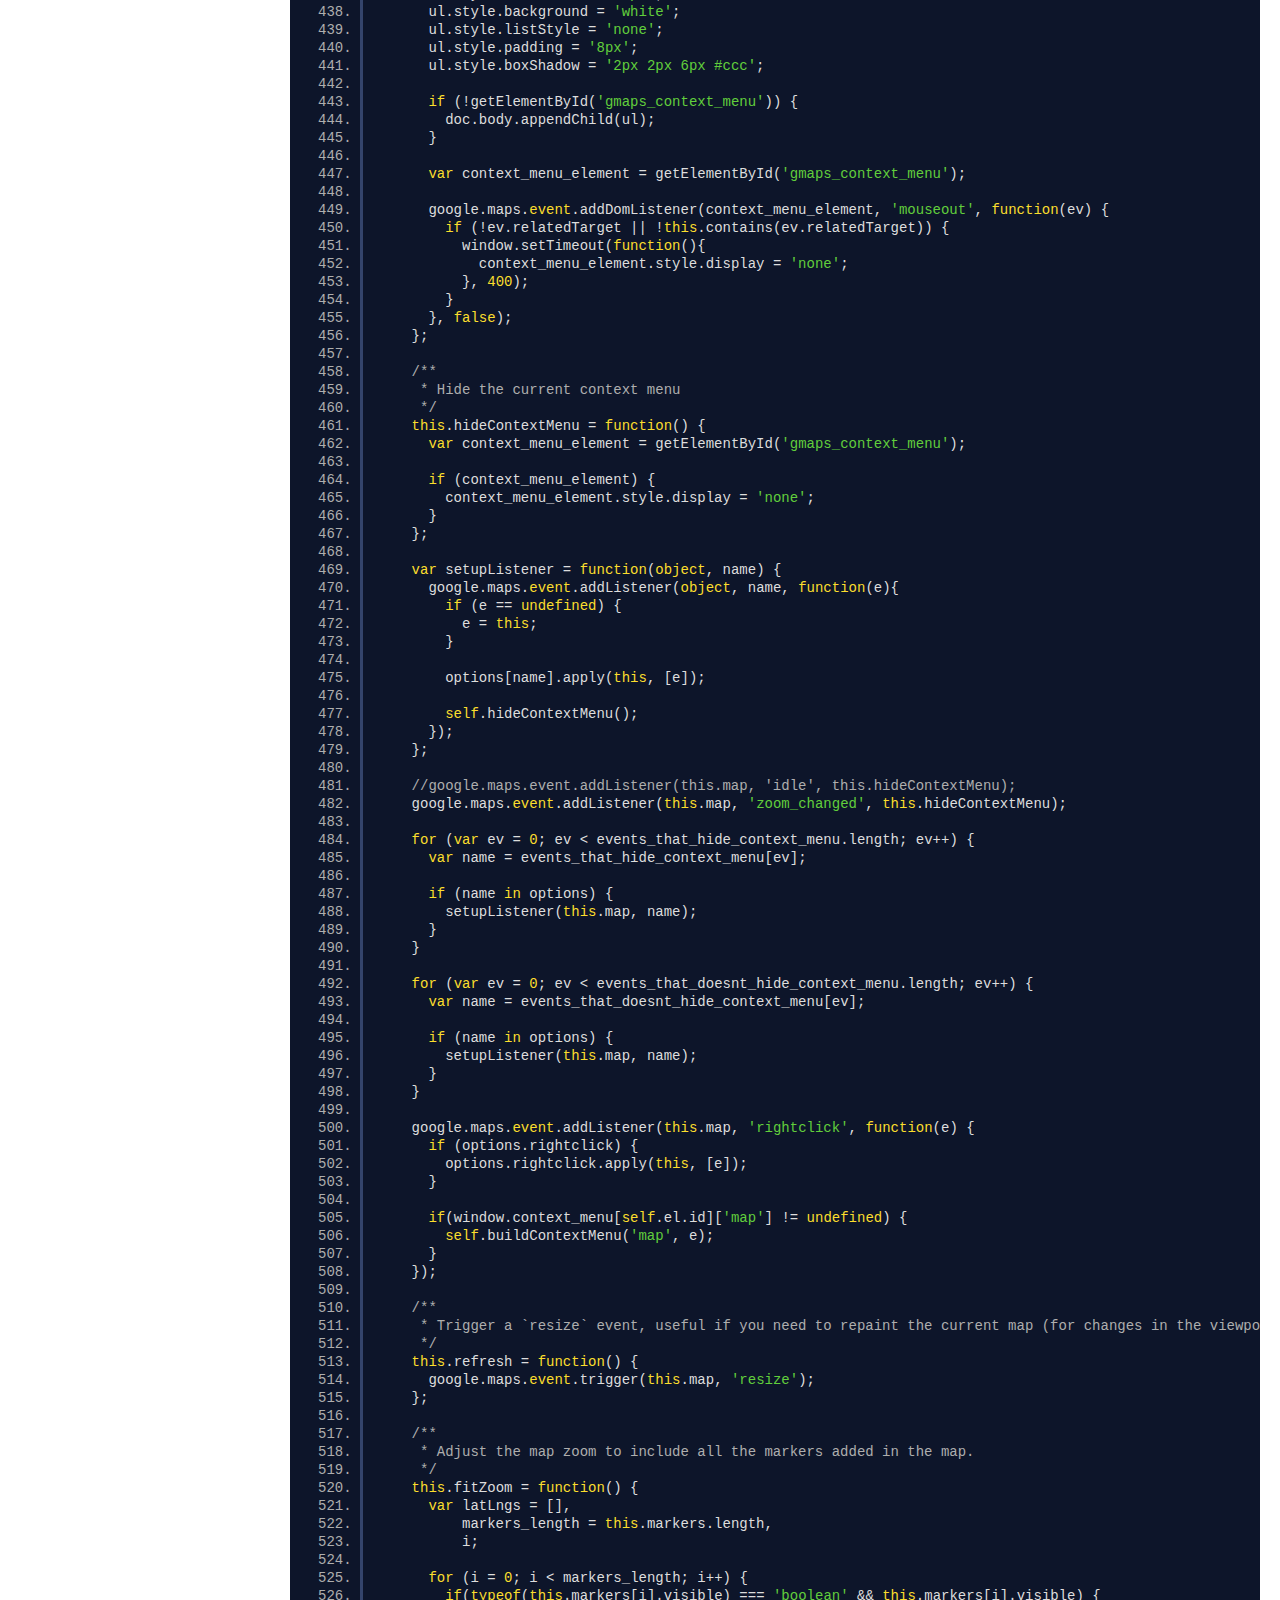
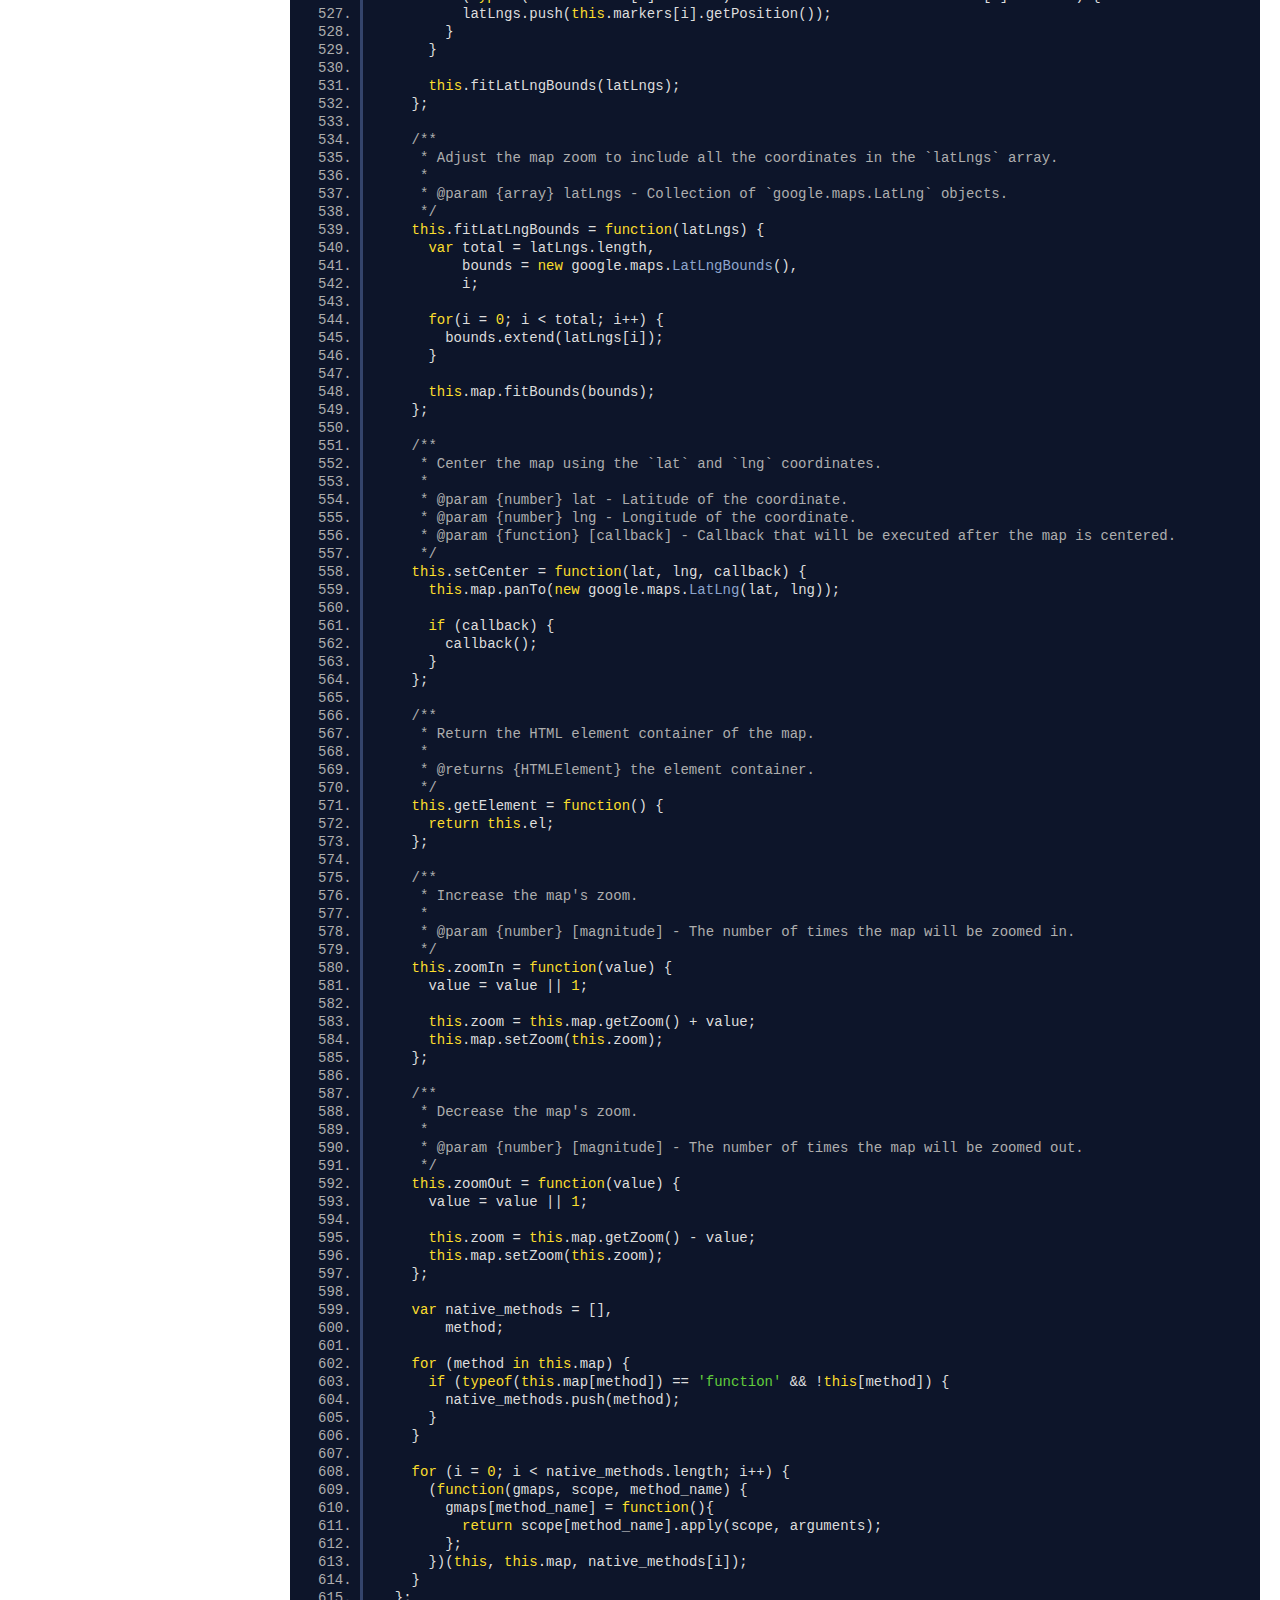
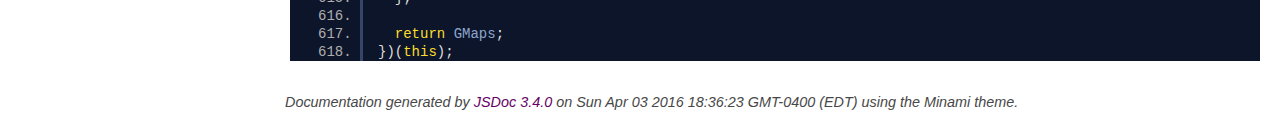
<file: googlemap/gmaps-master/docs/gmaps.core.js.html>
<!DOCTYPE html>
<html lang="en">
<head>
    <meta charset="utf-8">
    <title>gmaps.core.js - Documentation</title>

    <script src="scripts/prettify/prettify.js"></script>
    <script src="scripts/prettify/lang-css.js"></script>
    <!--[if lt IE 9]>
      <script src="//html5shiv.googlecode.com/svn/trunk/html5.js"></script>
    <![endif]-->
    <link type="text/css" rel="stylesheet" href="https://code.ionicframework.com/ionicons/2.0.1/css/ionicons.min.css">
    <link type="text/css" rel="stylesheet" href="styles/prettify.css">
    <link type="text/css" rel="stylesheet" href="styles/jsdoc.css">
</head>
<body>

<input type="checkbox" id="nav-trigger" class="nav-trigger" />
<label for="nav-trigger" class="navicon-button x">
  <div class="navicon"></div>
</label>

<label for="nav-trigger" class="overlay"></label>

<nav>
    <h2><a href="index.html">Home</a></h2><h3>Classes</h3><ul><li><a href="GMaps.html">GMaps</a><ul class='methods'><li data-type='method'><a href="GMaps.html#addControl">addControl</a></li><li data-type='method'><a href="GMaps.html#fitLatLngBounds">fitLatLngBounds</a></li><li data-type='method'><a href="GMaps.html#fitZoom">fitZoom</a></li><li data-type='method'><a href="GMaps.html#getElement">getElement</a></li><li data-type='method'><a href="GMaps.html#hideContextMenu">hideContextMenu</a></li><li data-type='method'><a href="GMaps.html#refresh">refresh</a></li><li data-type='method'><a href="GMaps.html#removeControl">removeControl</a></li><li data-type='method'><a href="GMaps.html#setCenter">setCenter</a></li><li data-type='method'><a href="GMaps.html#setContextMenu">setContextMenu</a></li><li data-type='method'><a href="GMaps.html#zoomIn">zoomIn</a></li><li data-type='method'><a href="GMaps.html#zoomOut">zoomOut</a></li></ul></li></ul>
</nav>

<div id="main">
    
    <h1 class="page-title">gmaps.core.js</h1>
    

    



    
    <section>
        <article>
            <pre class="prettyprint source linenums"><code>var extend_object = function(obj, new_obj) {
  var name;

  if (obj === new_obj) {
    return obj;
  }

  for (name in new_obj) {
    if (new_obj[name] !== undefined) {
      obj[name] = new_obj[name];
    }
  }

  return obj;
};

var replace_object = function(obj, replace) {
  var name;

  if (obj === replace) {
    return obj;
  }

  for (name in replace) {
    if (obj[name] != undefined) {
      obj[name] = replace[name];
    }
  }

  return obj;
};

var array_map = function(array, callback) {
  var original_callback_params = Array.prototype.slice.call(arguments, 2),
      array_return = [],
      array_length = array.length,
      i;

  if (Array.prototype.map &amp;&amp; array.map === Array.prototype.map) {
    array_return = Array.prototype.map.call(array, function(item) {
      var callback_params = original_callback_params.slice(0);
      callback_params.splice(0, 0, item);

      return callback.apply(this, callback_params);
    });
  }
  else {
    for (i = 0; i &lt; array_length; i++) {
      callback_params = original_callback_params;
      callback_params.splice(0, 0, array[i]);
      array_return.push(callback.apply(this, callback_params));
    }
  }

  return array_return;
};

var array_flat = function(array) {
  var new_array = [],
      i;

  for (i = 0; i &lt; array.length; i++) {
    new_array = new_array.concat(array[i]);
  }

  return new_array;
};

var coordsToLatLngs = function(coords, useGeoJSON) {
  var first_coord = coords[0],
      second_coord = coords[1];

  if (useGeoJSON) {
    first_coord = coords[1];
    second_coord = coords[0];
  }

  return new google.maps.LatLng(first_coord, second_coord);
};

var arrayToLatLng = function(coords, useGeoJSON) {
  var i;

  for (i = 0; i &lt; coords.length; i++) {
    if (!(coords[i] instanceof google.maps.LatLng)) {
      if (coords[i].length > 0 &amp;&amp; typeof(coords[i][0]) === "object") {
        coords[i] = arrayToLatLng(coords[i], useGeoJSON);
      }
      else {
        coords[i] = coordsToLatLngs(coords[i], useGeoJSON);
      }
    }
  }

  return coords;
};

var getElementsByClassName = function (class_name, context) {
    var element,
        _class = class_name.replace('.', '');

    if ('jQuery' in this &amp;&amp; context) {
        element = $("." + _class, context)[0];
    } else {
        element = document.getElementsByClassName(_class)[0];
    }
    return element;

};

var getElementById = function(id, context) {
  var element,
  id = id.replace('#', '');

  if ('jQuery' in window &amp;&amp; context) {
    element = $('#' + id, context)[0];
  } else {
    element = document.getElementById(id);
  };

  return element;
};

var findAbsolutePosition = function(obj)  {
  var curleft = 0,
      curtop = 0;

  if (obj.offsetParent) {
    do {
      curleft += obj.offsetLeft;
      curtop += obj.offsetTop;
    } while (obj = obj.offsetParent);
  }

  return [curleft, curtop];
};

var GMaps = (function(global) {
  "use strict";

  var doc = document;
  /**
   * Creates a new GMaps instance, including a Google Maps map.
   * @class GMaps
   * @constructs
   * @param {object} options - `options` accepts all the [MapOptions](https://developers.google.com/maps/documentation/javascript/reference#MapOptions) and [events](https://developers.google.com/maps/documentation/javascript/reference#Map) listed in the Google Maps API. Also accepts:
   * * `lat` (number): Latitude of the map's center
   * * `lng` (number): Longitude of the map's center
   * * `el` (string or HTMLElement): container where the map will be rendered
   * * `markerClusterer` (function): A function to create a marker cluster. You can use MarkerClusterer or MarkerClustererPlus.
   */
  var GMaps = function(options) {

    if (!(typeof window.google === 'object' &amp;&amp; window.google.maps)) {
      if (typeof window.console === 'object' &amp;&amp; window.console.error) {
        console.error('Google Maps API is required. Please register the following JavaScript library https://maps.googleapis.com/maps/api/js.');
      }

      return function() {};
    }

    if (!this) return new GMaps(options);

    options.zoom = options.zoom || 15;
    options.mapType = options.mapType || 'roadmap';

    var valueOrDefault = function(value, defaultValue) {
      return value === undefined ? defaultValue : value;
    };

    var self = this,
        i,
        events_that_hide_context_menu = [
          'bounds_changed', 'center_changed', 'click', 'dblclick', 'drag',
          'dragend', 'dragstart', 'idle', 'maptypeid_changed', 'projection_changed',
          'resize', 'tilesloaded', 'zoom_changed'
        ],
        events_that_doesnt_hide_context_menu = ['mousemove', 'mouseout', 'mouseover'],
        options_to_be_deleted = ['el', 'lat', 'lng', 'mapType', 'width', 'height', 'markerClusterer', 'enableNewStyle'],
        identifier = options.el || options.div,
        markerClustererFunction = options.markerClusterer,
        mapType = google.maps.MapTypeId[options.mapType.toUpperCase()],
        map_center = new google.maps.LatLng(options.lat, options.lng),
        zoomControl = valueOrDefault(options.zoomControl, true),
        zoomControlOpt = options.zoomControlOpt || {
          style: 'DEFAULT',
          position: 'TOP_LEFT'
        },
        zoomControlStyle = zoomControlOpt.style || 'DEFAULT',
        zoomControlPosition = zoomControlOpt.position || 'TOP_LEFT',
        panControl = valueOrDefault(options.panControl, true),
        mapTypeControl = valueOrDefault(options.mapTypeControl, true),
        scaleControl = valueOrDefault(options.scaleControl, true),
        streetViewControl = valueOrDefault(options.streetViewControl, true),
        overviewMapControl = valueOrDefault(overviewMapControl, true),
        map_options = {},
        map_base_options = {
          zoom: this.zoom,
          center: map_center,
          mapTypeId: mapType
        },
        map_controls_options = {
          panControl: panControl,
          zoomControl: zoomControl,
          zoomControlOptions: {
            style: google.maps.ZoomControlStyle[zoomControlStyle],
            position: google.maps.ControlPosition[zoomControlPosition]
          },
          mapTypeControl: mapTypeControl,
          scaleControl: scaleControl,
          streetViewControl: streetViewControl,
          overviewMapControl: overviewMapControl
        };

      if (typeof(options.el) === 'string' || typeof(options.div) === 'string') {
        if (identifier.indexOf("#") > -1) {
            /**
             * Container element
             *
             * @type {HTMLElement}
             */
            this.el = getElementById(identifier, options.context);
        } else {
            this.el = getElementsByClassName.apply(this, [identifier, options.context]);
        }
      } else {
          this.el = identifier;
      }

    if (typeof(this.el) === 'undefined' || this.el === null) {
      throw 'No element defined.';
    }

    window.context_menu = window.context_menu || {};
    window.context_menu[self.el.id] = {};

    /**
     * Collection of custom controls in the map UI
     *
     * @type {array}
     */
    this.controls = [];
    /**
     * Collection of map's overlays
     *
     * @type {array}
     */
    this.overlays = [];
    /**
     * Collection of KML/GeoRSS and FusionTable layers
     *
     * @type {array}
     */
    this.layers = [];
    /**
     * Collection of data layers (See {@link GMaps#addLayer})
     *
     * @type {object}
     */
    this.singleLayers = {};
    /**
     * Collection of map's markers
     *
     * @type {array}
     */
    this.markers = [];
    /**
     * Collection of map's lines
     *
     * @type {array}
     */
    this.polylines = [];
    /**
     * Collection of map's routes requested by {@link GMaps#getRoutes}, {@link GMaps#renderRoute}, {@link GMaps#drawRoute}, {@link GMaps#travelRoute} or {@link GMaps#drawSteppedRoute}
     *
     * @type {array}
     */
    this.routes = [];
    /**
     * Collection of map's polygons
     *
     * @type {array}
     */
    this.polygons = [];
    this.infoWindow = null;
    this.overlay_el = null;
    /**
     * Current map's zoom
     *
     * @type {number}
     */
    this.zoom = options.zoom;
    this.registered_events = {};

    this.el.style.width = options.width || this.el.scrollWidth || this.el.offsetWidth;
    this.el.style.height = options.height || this.el.scrollHeight || this.el.offsetHeight;

    google.maps.visualRefresh = options.enableNewStyle;

    for (i = 0; i &lt; options_to_be_deleted.length; i++) {
      delete options[options_to_be_deleted[i]];
    }

    if(options.disableDefaultUI != true) {
      map_base_options = extend_object(map_base_options, map_controls_options);
    }

    map_options = extend_object(map_base_options, options);

    for (i = 0; i &lt; events_that_hide_context_menu.length; i++) {
      delete map_options[events_that_hide_context_menu[i]];
    }

    for (i = 0; i &lt; events_that_doesnt_hide_context_menu.length; i++) {
      delete map_options[events_that_doesnt_hide_context_menu[i]];
    }

    /**
     * Google Maps map instance
     *
     * @type {google.maps.Map}
     */
    this.map = new google.maps.Map(this.el, map_options);

    if (markerClustererFunction) {
      /**
       * Marker Clusterer instance
       *
       * @type {object}
       */
      this.markerClusterer = markerClustererFunction.apply(this, [this.map]);
    }

    var buildContextMenuHTML = function(control, e) {
      var html = '',
          options = window.context_menu[self.el.id][control];

      for (var i in options){
        if (options.hasOwnProperty(i)) {
          var option = options[i];

          html += '&lt;li>&lt;a id="' + control + '_' + i + '" href="#">' + option.title + '&lt;/a>&lt;/li>';
        }
      }

      if (!getElementById('gmaps_context_menu')) return;

      var context_menu_element = getElementById('gmaps_context_menu');

      context_menu_element.innerHTML = html;

      var context_menu_items = context_menu_element.getElementsByTagName('a'),
          context_menu_items_count = context_menu_items.length,
          i;

      for (i = 0; i &lt; context_menu_items_count; i++) {
        var context_menu_item = context_menu_items[i];

        var assign_menu_item_action = function(ev){
          ev.preventDefault();

          options[this.id.replace(control + '_', '')].action.apply(self, [e]);
          self.hideContextMenu();
        };

        google.maps.event.clearListeners(context_menu_item, 'click');
        google.maps.event.addDomListenerOnce(context_menu_item, 'click', assign_menu_item_action, false);
      }

      var position = findAbsolutePosition.apply(this, [self.el]),
          left = position[0] + e.pixel.x - 15,
          top = position[1] + e.pixel.y- 15;

      context_menu_element.style.left = left + "px";
      context_menu_element.style.top = top + "px";

      // context_menu_element.style.display = 'block';
    };

    this.buildContextMenu = function(control, e) {
      if (control === 'marker') {
        e.pixel = {};

        var overlay = new google.maps.OverlayView();
        overlay.setMap(self.map);

        overlay.draw = function() {
          var projection = overlay.getProjection(),
              position = e.marker.getPosition();

          e.pixel = projection.fromLatLngToContainerPixel(position);

          buildContextMenuHTML(control, e);
        };
      }
      else {
        buildContextMenuHTML(control, e);
      }

      var context_menu_element = getElementById('gmaps_context_menu');

      setTimeout(function() {
        context_menu_element.style.display = 'block';
      }, 0);
    };

    /**
     * Add a context menu for a map or a marker.
     *
     * @param {object} options - The `options` object should contain:
     * * `control` (string): Kind of control the context menu will be attached. Can be "map" or "marker".
     * * `options` (array): A collection of context menu items:
     *   * `title` (string): Item's title shown in the context menu.
     *   * `name` (string): Item's identifier.
     *   * `action` (function): Function triggered after selecting the context menu item.
     */
    this.setContextMenu = function(options) {
      window.context_menu[self.el.id][options.control] = {};

      var i,
          ul = doc.createElement('ul');

      for (i in options.options) {
        if (options.options.hasOwnProperty(i)) {
          var option = options.options[i];

          window.context_menu[self.el.id][options.control][option.name] = {
            title: option.title,
            action: option.action
          };
        }
      }

      ul.id = 'gmaps_context_menu';
      ul.style.display = 'none';
      ul.style.position = 'absolute';
      ul.style.minWidth = '100px';
      ul.style.background = 'white';
      ul.style.listStyle = 'none';
      ul.style.padding = '8px';
      ul.style.boxShadow = '2px 2px 6px #ccc';

      if (!getElementById('gmaps_context_menu')) {
        doc.body.appendChild(ul);
      }

      var context_menu_element = getElementById('gmaps_context_menu');

      google.maps.event.addDomListener(context_menu_element, 'mouseout', function(ev) {
        if (!ev.relatedTarget || !this.contains(ev.relatedTarget)) {
          window.setTimeout(function(){
            context_menu_element.style.display = 'none';
          }, 400);
        }
      }, false);
    };

    /**
     * Hide the current context menu
     */
    this.hideContextMenu = function() {
      var context_menu_element = getElementById('gmaps_context_menu');

      if (context_menu_element) {
        context_menu_element.style.display = 'none';
      }
    };

    var setupListener = function(object, name) {
      google.maps.event.addListener(object, name, function(e){
        if (e == undefined) {
          e = this;
        }

        options[name].apply(this, [e]);

        self.hideContextMenu();
      });
    };

    //google.maps.event.addListener(this.map, 'idle', this.hideContextMenu);
    google.maps.event.addListener(this.map, 'zoom_changed', this.hideContextMenu);

    for (var ev = 0; ev &lt; events_that_hide_context_menu.length; ev++) {
      var name = events_that_hide_context_menu[ev];

      if (name in options) {
        setupListener(this.map, name);
      }
    }

    for (var ev = 0; ev &lt; events_that_doesnt_hide_context_menu.length; ev++) {
      var name = events_that_doesnt_hide_context_menu[ev];

      if (name in options) {
        setupListener(this.map, name);
      }
    }

    google.maps.event.addListener(this.map, 'rightclick', function(e) {
      if (options.rightclick) {
        options.rightclick.apply(this, [e]);
      }

      if(window.context_menu[self.el.id]['map'] != undefined) {
        self.buildContextMenu('map', e);
      }
    });

    /**
     * Trigger a `resize` event, useful if you need to repaint the current map (for changes in the viewport or display / hide actions).
     */
    this.refresh = function() {
      google.maps.event.trigger(this.map, 'resize');
    };

    /**
     * Adjust the map zoom to include all the markers added in the map.
     */
    this.fitZoom = function() {
      var latLngs = [],
          markers_length = this.markers.length,
          i;

      for (i = 0; i &lt; markers_length; i++) {
        if(typeof(this.markers[i].visible) === 'boolean' &amp;&amp; this.markers[i].visible) {
          latLngs.push(this.markers[i].getPosition());
        }
      }

      this.fitLatLngBounds(latLngs);
    };

    /**
     * Adjust the map zoom to include all the coordinates in the `latLngs` array.
     *
     * @param {array} latLngs - Collection of `google.maps.LatLng` objects.
     */
    this.fitLatLngBounds = function(latLngs) {
      var total = latLngs.length,
          bounds = new google.maps.LatLngBounds(),
          i;

      for(i = 0; i &lt; total; i++) {
        bounds.extend(latLngs[i]);
      }

      this.map.fitBounds(bounds);
    };

    /**
     * Center the map using the `lat` and `lng` coordinates.
     *
     * @param {number} lat - Latitude of the coordinate.
     * @param {number} lng - Longitude of the coordinate.
     * @param {function} [callback] - Callback that will be executed after the map is centered.
     */
    this.setCenter = function(lat, lng, callback) {
      this.map.panTo(new google.maps.LatLng(lat, lng));

      if (callback) {
        callback();
      }
    };

    /**
     * Return the HTML element container of the map.
     *
     * @returns {HTMLElement} the element container.
     */
    this.getElement = function() {
      return this.el;
    };

    /**
     * Increase the map's zoom.
     *
     * @param {number} [magnitude] - The number of times the map will be zoomed in.
     */
    this.zoomIn = function(value) {
      value = value || 1;

      this.zoom = this.map.getZoom() + value;
      this.map.setZoom(this.zoom);
    };

    /**
     * Decrease the map's zoom.
     *
     * @param {number} [magnitude] - The number of times the map will be zoomed out.
     */
    this.zoomOut = function(value) {
      value = value || 1;

      this.zoom = this.map.getZoom() - value;
      this.map.setZoom(this.zoom);
    };

    var native_methods = [],
        method;

    for (method in this.map) {
      if (typeof(this.map[method]) == 'function' &amp;&amp; !this[method]) {
        native_methods.push(method);
      }
    }

    for (i = 0; i &lt; native_methods.length; i++) {
      (function(gmaps, scope, method_name) {
        gmaps[method_name] = function(){
          return scope[method_name].apply(scope, arguments);
        };
      })(this, this.map, native_methods[i]);
    }
  };

  return GMaps;
})(this);
</code></pre>
        </article>
    </section>




</div>

<br class="clear">

<footer>
    Documentation generated by <a href="https://github.com/jsdoc3/jsdoc">JSDoc 3.4.0</a> on Sun Apr 03 2016 18:36:23 GMT-0400 (EDT) using the Minami theme.
</footer>

<script>prettyPrint();</script>
<script src="scripts/linenumber.js"></script>
</body>
</html>
</file>
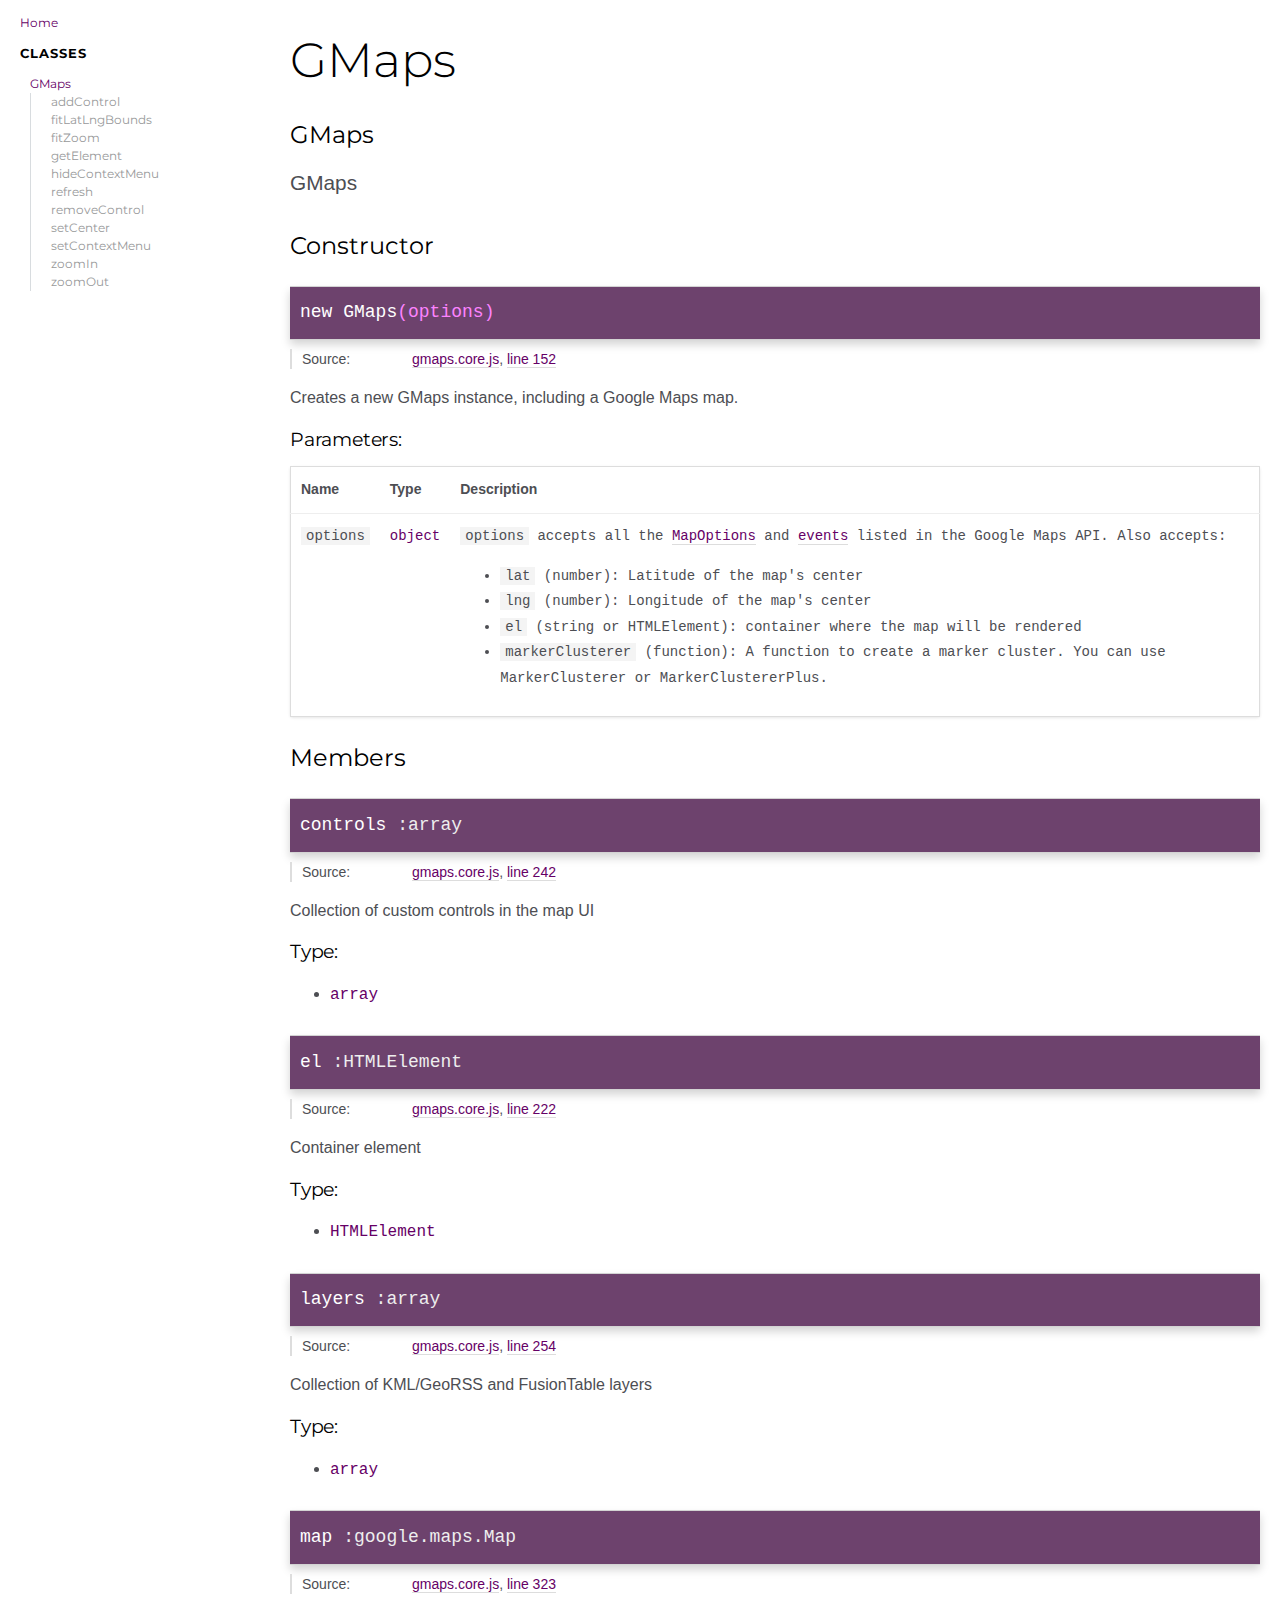
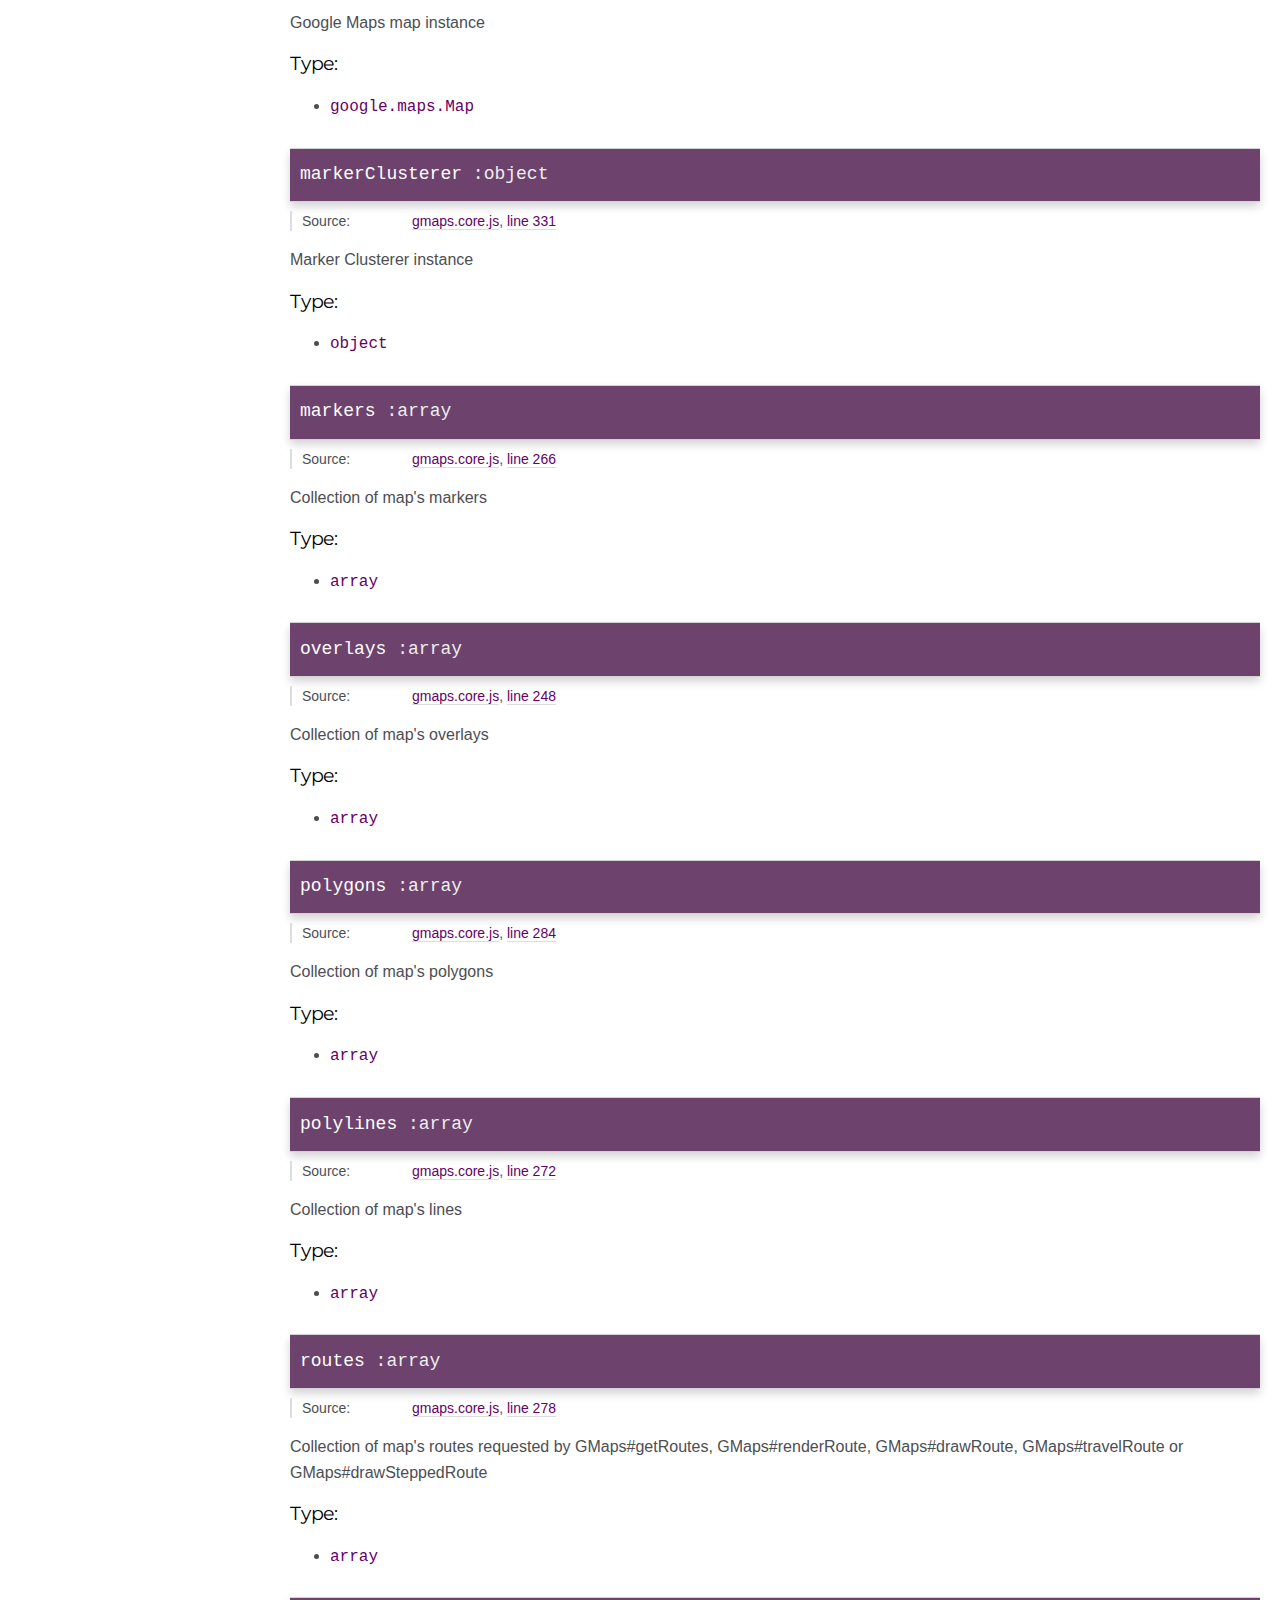
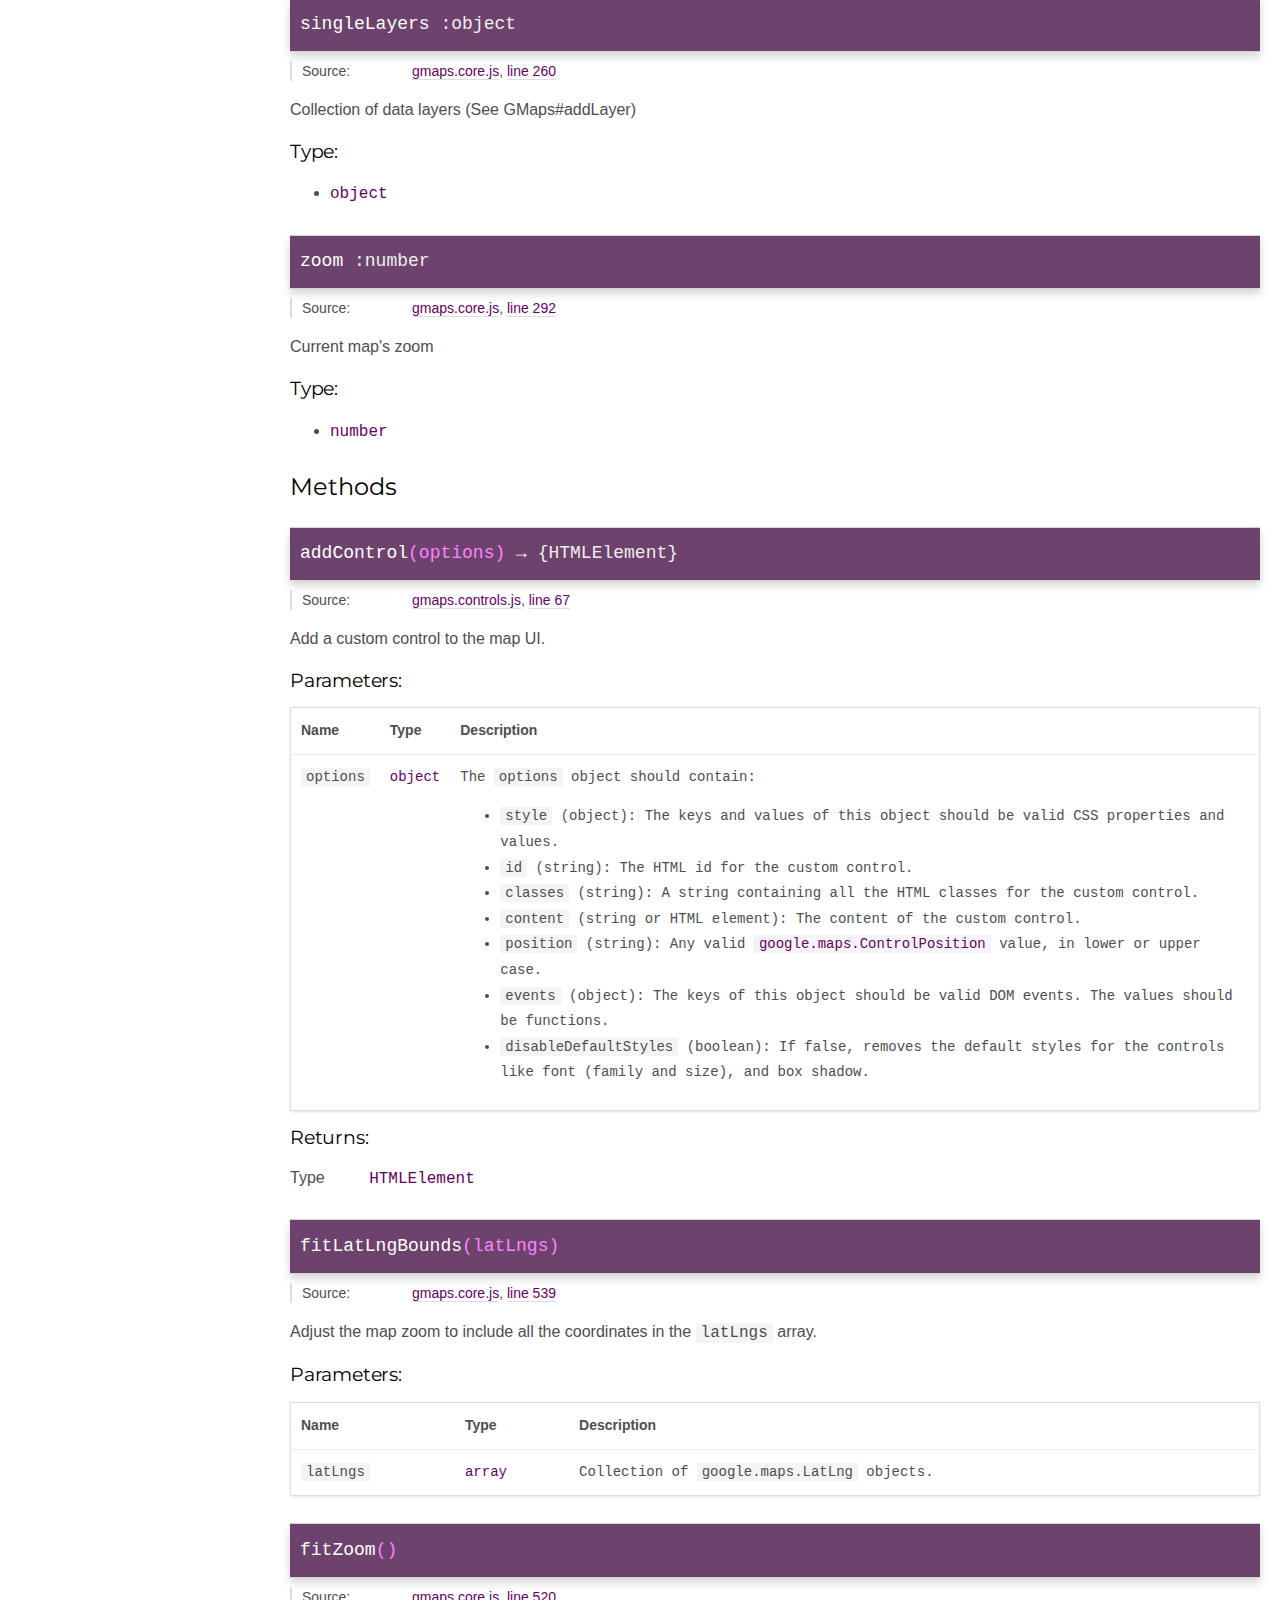
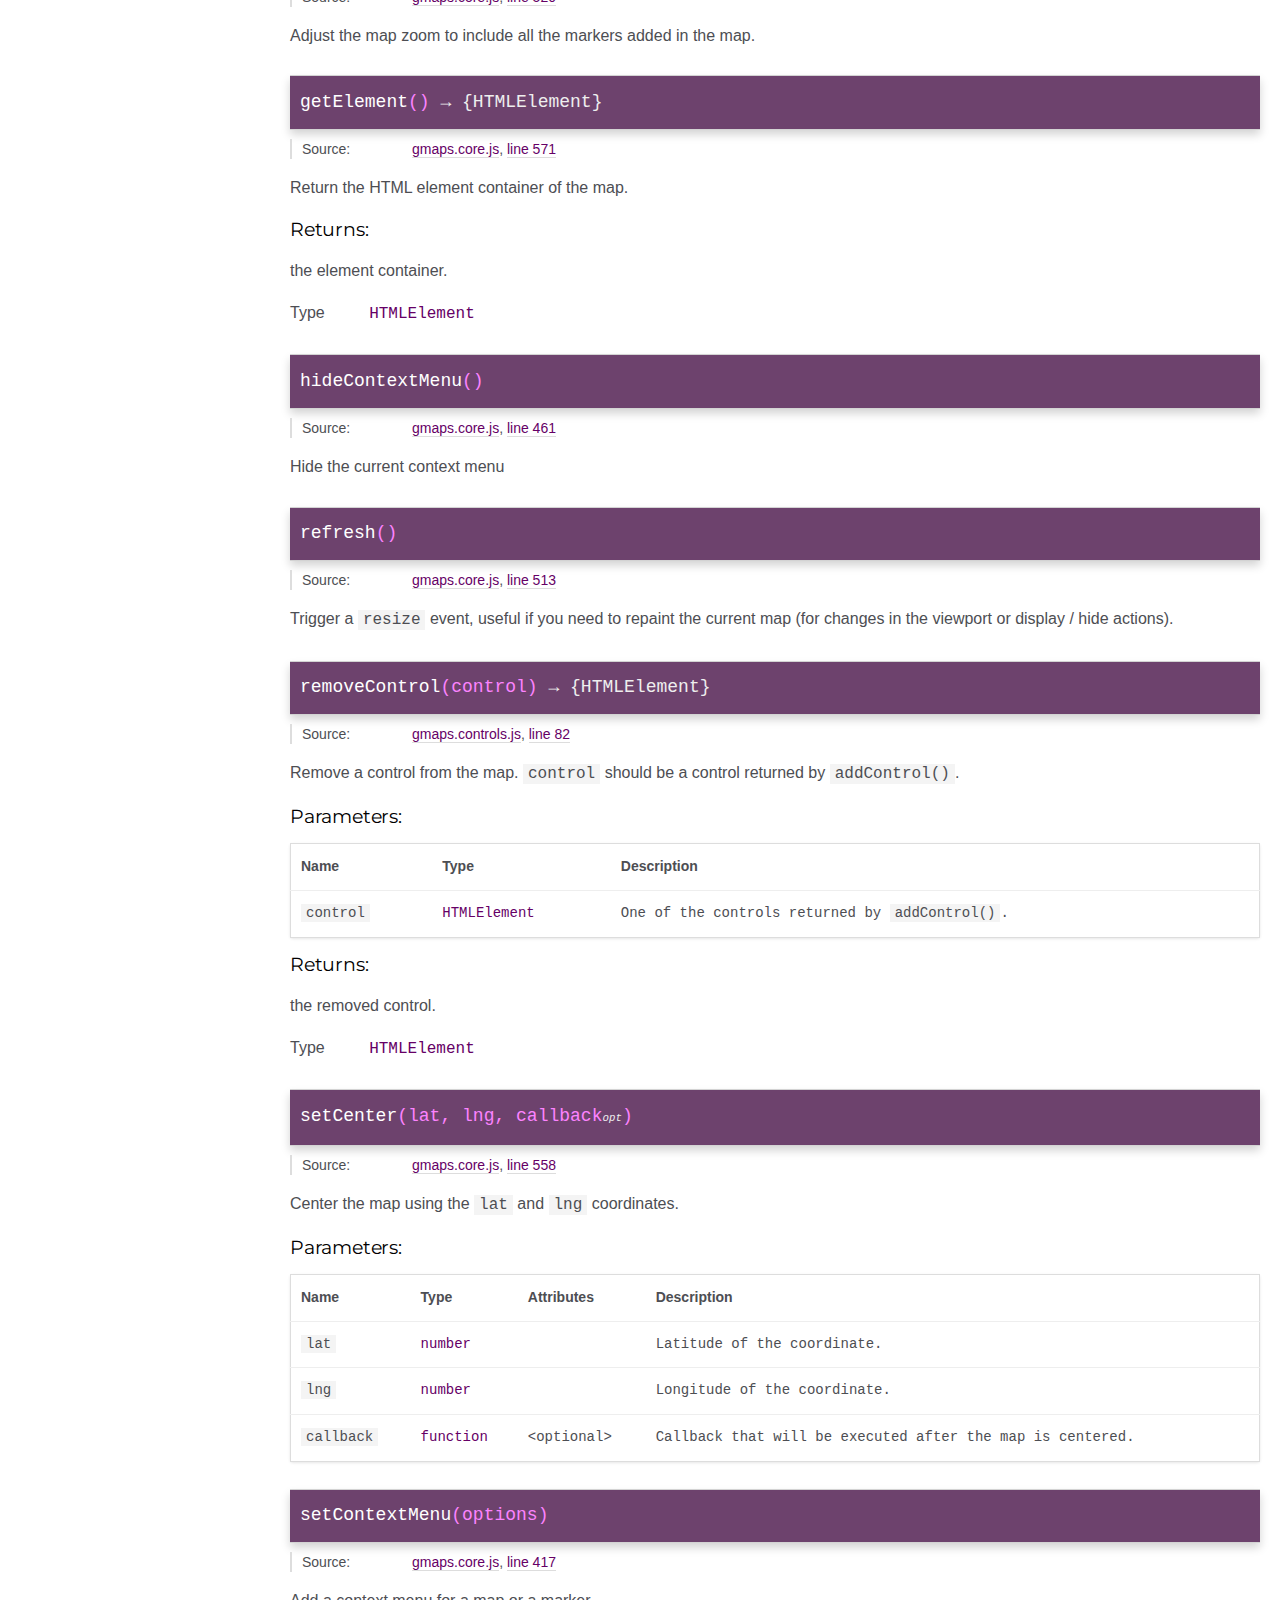
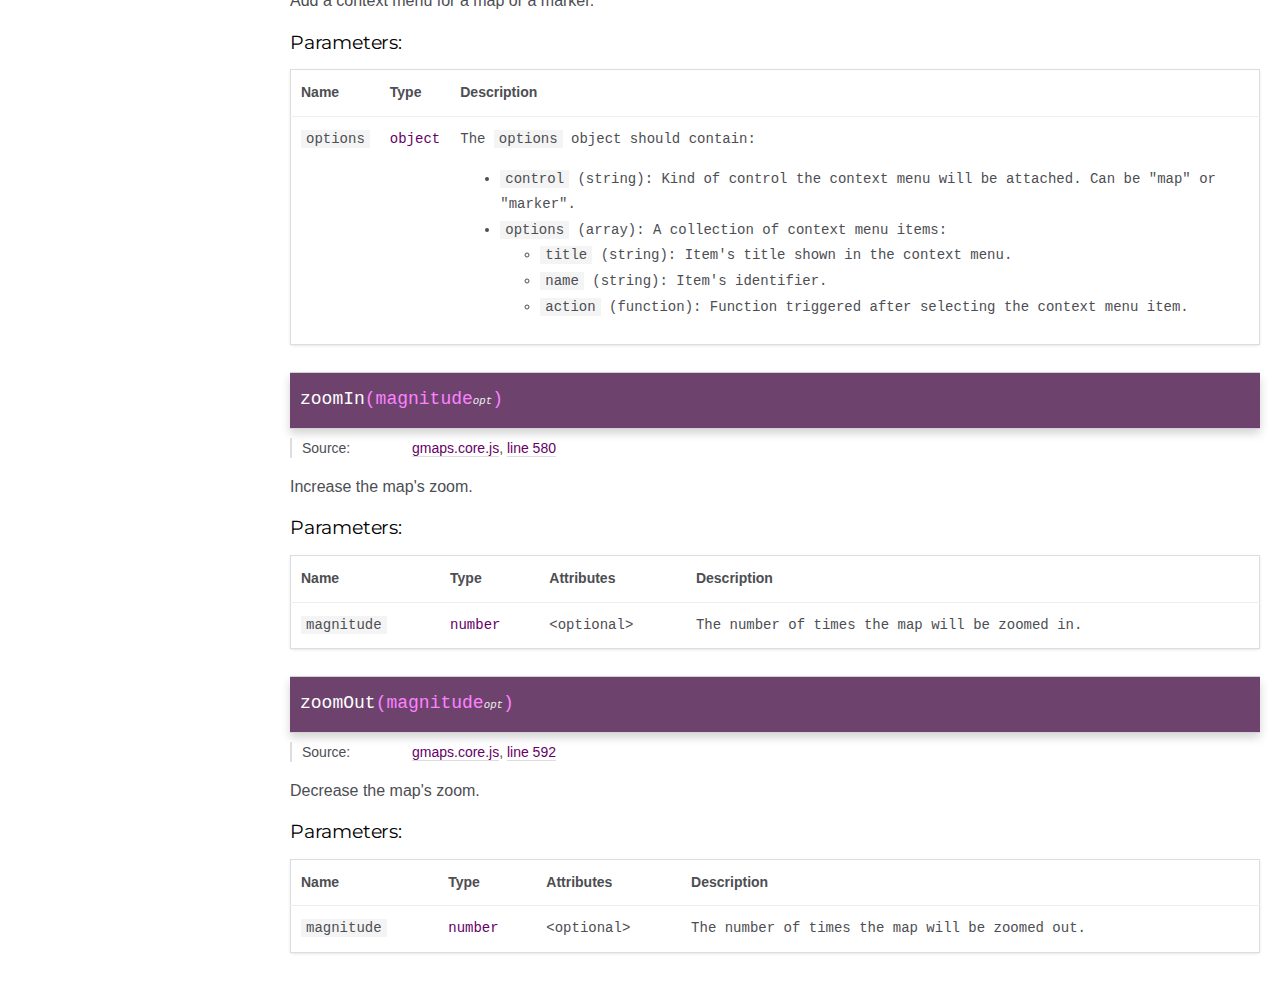
<file: googlemap/gmaps-master/docs/GMaps.html>
<!DOCTYPE html>
<html lang="en">
<head>
    <meta charset="utf-8">
    <title>GMaps - Documentation</title>

    <script src="scripts/prettify/prettify.js"></script>
    <script src="scripts/prettify/lang-css.js"></script>
    <!--[if lt IE 9]>
      <script src="//html5shiv.googlecode.com/svn/trunk/html5.js"></script>
    <![endif]-->
    <link type="text/css" rel="stylesheet" href="https://code.ionicframework.com/ionicons/2.0.1/css/ionicons.min.css">
    <link type="text/css" rel="stylesheet" href="styles/prettify.css">
    <link type="text/css" rel="stylesheet" href="styles/jsdoc.css">
</head>
<body>

<input type="checkbox" id="nav-trigger" class="nav-trigger" />
<label for="nav-trigger" class="navicon-button x">
  <div class="navicon"></div>
</label>

<label for="nav-trigger" class="overlay"></label>

<nav>
    <h2><a href="index.html">Home</a></h2><h3>Classes</h3><ul><li><a href="GMaps.html">GMaps</a><ul class='methods'><li data-type='method'><a href="GMaps.html#addControl">addControl</a></li><li data-type='method'><a href="GMaps.html#fitLatLngBounds">fitLatLngBounds</a></li><li data-type='method'><a href="GMaps.html#fitZoom">fitZoom</a></li><li data-type='method'><a href="GMaps.html#getElement">getElement</a></li><li data-type='method'><a href="GMaps.html#hideContextMenu">hideContextMenu</a></li><li data-type='method'><a href="GMaps.html#refresh">refresh</a></li><li data-type='method'><a href="GMaps.html#removeControl">removeControl</a></li><li data-type='method'><a href="GMaps.html#setCenter">setCenter</a></li><li data-type='method'><a href="GMaps.html#setContextMenu">setContextMenu</a></li><li data-type='method'><a href="GMaps.html#zoomIn">zoomIn</a></li><li data-type='method'><a href="GMaps.html#zoomOut">zoomOut</a></li></ul></li></ul>
</nav>

<div id="main">
    
    <h1 class="page-title">GMaps</h1>
    

    




<section>

<header>
    
        <h2>
        GMaps
        </h2>
        
            <div class="class-description"><p>GMaps</p></div>
        
    
</header>

<article>
    <div class="container-overview">
    
        

    
    <h2>Constructor</h2>
    

    <h4 class="name" id="GMaps"><span class="type-signature"></span>new GMaps<span class="signature">(options)</span><span class="type-signature"></span></h4>

    




<dl class="details">

    
    <dt class="tag-source">Source:</dt>
    <dd class="tag-source"><ul class="dummy"><li>
        <a href="gmaps.core.js.html">gmaps.core.js</a>, <a href="gmaps.core.js.html#line152">line 152</a>
    </li></ul></dd>
    

    

    

    

    

    

    

    

    

    

    

    

    

    

    

    
</dl>





<div class="description">
    <p>Creates a new GMaps instance, including a Google Maps map.</p>
</div>











    <h5>Parameters:</h5>
    

<table class="params">
    <thead>
    <tr>
        
        <th>Name</th>
        

        <th>Type</th>

        

        

        <th class="last">Description</th>
    </tr>
    </thead>

    <tbody>
    

        <tr>
            
                <td class="name"><code>options</code></td>
            

            <td class="type">
            
                
<span class="param-type">object</span>


            
            </td>

            

            

            <td class="description last"><p><code>options</code> accepts all the <a href="https://developers.google.com/maps/documentation/javascript/reference#MapOptions">MapOptions</a> and <a href="https://developers.google.com/maps/documentation/javascript/reference#Map">events</a> listed in the Google Maps API. Also accepts:</p>
<ul>
<li><code>lat</code> (number): Latitude of the map's center</li>
<li><code>lng</code> (number): Longitude of the map's center</li>
<li><code>el</code> (string or HTMLElement): container where the map will be rendered</li>
<li><code>markerClusterer</code> (function): A function to create a marker cluster. You can use MarkerClusterer or MarkerClustererPlus.</li>
</ul></td>
        </tr>

    
    </tbody>
</table>
















    
    </div>

    

    

    

     

    

    
        <h3 class="subsection-title">Members</h3>

        
            
<h4 class="name" id="controls"><span class="type-signature"></span>controls<span class="type-signature"> :array</span></h4>





<dl class="details">

    
    <dt class="tag-source">Source:</dt>
    <dd class="tag-source"><ul class="dummy"><li>
        <a href="gmaps.core.js.html">gmaps.core.js</a>, <a href="gmaps.core.js.html#line242">line 242</a>
    </li></ul></dd>
    

    

    

    

    

    

    

    

    

    

    

    

    

    

    

    
</dl>





<div class="description">
    <p>Collection of custom controls in the map UI</p>
</div>



    <h5>Type:</h5>
    <ul>
        <li>
            
<span class="param-type">array</span>


        </li>
    </ul>






        
            
<h4 class="name" id="el"><span class="type-signature"></span>el<span class="type-signature"> :HTMLElement</span></h4>





<dl class="details">

    
    <dt class="tag-source">Source:</dt>
    <dd class="tag-source"><ul class="dummy"><li>
        <a href="gmaps.core.js.html">gmaps.core.js</a>, <a href="gmaps.core.js.html#line222">line 222</a>
    </li></ul></dd>
    

    

    

    

    

    

    

    

    

    

    

    

    

    

    

    
</dl>





<div class="description">
    <p>Container element</p>
</div>



    <h5>Type:</h5>
    <ul>
        <li>
            
<span class="param-type">HTMLElement</span>


        </li>
    </ul>






        
            
<h4 class="name" id="layers"><span class="type-signature"></span>layers<span class="type-signature"> :array</span></h4>





<dl class="details">

    
    <dt class="tag-source">Source:</dt>
    <dd class="tag-source"><ul class="dummy"><li>
        <a href="gmaps.core.js.html">gmaps.core.js</a>, <a href="gmaps.core.js.html#line254">line 254</a>
    </li></ul></dd>
    

    

    

    

    

    

    

    

    

    

    

    

    

    

    

    
</dl>





<div class="description">
    <p>Collection of KML/GeoRSS and FusionTable layers</p>
</div>



    <h5>Type:</h5>
    <ul>
        <li>
            
<span class="param-type">array</span>


        </li>
    </ul>






        
            
<h4 class="name" id="map"><span class="type-signature"></span>map<span class="type-signature"> :google.maps.Map</span></h4>





<dl class="details">

    
    <dt class="tag-source">Source:</dt>
    <dd class="tag-source"><ul class="dummy"><li>
        <a href="gmaps.core.js.html">gmaps.core.js</a>, <a href="gmaps.core.js.html#line323">line 323</a>
    </li></ul></dd>
    

    

    

    

    

    

    

    

    

    

    

    

    

    

    

    
</dl>





<div class="description">
    <p>Google Maps map instance</p>
</div>



    <h5>Type:</h5>
    <ul>
        <li>
            
<span class="param-type">google.maps.Map</span>


        </li>
    </ul>






        
            
<h4 class="name" id="markerClusterer"><span class="type-signature"></span>markerClusterer<span class="type-signature"> :object</span></h4>





<dl class="details">

    
    <dt class="tag-source">Source:</dt>
    <dd class="tag-source"><ul class="dummy"><li>
        <a href="gmaps.core.js.html">gmaps.core.js</a>, <a href="gmaps.core.js.html#line331">line 331</a>
    </li></ul></dd>
    

    

    

    

    

    

    

    

    

    

    

    

    

    

    

    
</dl>





<div class="description">
    <p>Marker Clusterer instance</p>
</div>



    <h5>Type:</h5>
    <ul>
        <li>
            
<span class="param-type">object</span>


        </li>
    </ul>






        
            
<h4 class="name" id="markers"><span class="type-signature"></span>markers<span class="type-signature"> :array</span></h4>





<dl class="details">

    
    <dt class="tag-source">Source:</dt>
    <dd class="tag-source"><ul class="dummy"><li>
        <a href="gmaps.core.js.html">gmaps.core.js</a>, <a href="gmaps.core.js.html#line266">line 266</a>
    </li></ul></dd>
    

    

    

    

    

    

    

    

    

    

    

    

    

    

    

    
</dl>





<div class="description">
    <p>Collection of map's markers</p>
</div>



    <h5>Type:</h5>
    <ul>
        <li>
            
<span class="param-type">array</span>


        </li>
    </ul>






        
            
<h4 class="name" id="overlays"><span class="type-signature"></span>overlays<span class="type-signature"> :array</span></h4>





<dl class="details">

    
    <dt class="tag-source">Source:</dt>
    <dd class="tag-source"><ul class="dummy"><li>
        <a href="gmaps.core.js.html">gmaps.core.js</a>, <a href="gmaps.core.js.html#line248">line 248</a>
    </li></ul></dd>
    

    

    

    

    

    

    

    

    

    

    

    

    

    

    

    
</dl>





<div class="description">
    <p>Collection of map's overlays</p>
</div>



    <h5>Type:</h5>
    <ul>
        <li>
            
<span class="param-type">array</span>


        </li>
    </ul>






        
            
<h4 class="name" id="polygons"><span class="type-signature"></span>polygons<span class="type-signature"> :array</span></h4>





<dl class="details">

    
    <dt class="tag-source">Source:</dt>
    <dd class="tag-source"><ul class="dummy"><li>
        <a href="gmaps.core.js.html">gmaps.core.js</a>, <a href="gmaps.core.js.html#line284">line 284</a>
    </li></ul></dd>
    

    

    

    

    

    

    

    

    

    

    

    

    

    

    

    
</dl>





<div class="description">
    <p>Collection of map's polygons</p>
</div>



    <h5>Type:</h5>
    <ul>
        <li>
            
<span class="param-type">array</span>


        </li>
    </ul>






        
            
<h4 class="name" id="polylines"><span class="type-signature"></span>polylines<span class="type-signature"> :array</span></h4>





<dl class="details">

    
    <dt class="tag-source">Source:</dt>
    <dd class="tag-source"><ul class="dummy"><li>
        <a href="gmaps.core.js.html">gmaps.core.js</a>, <a href="gmaps.core.js.html#line272">line 272</a>
    </li></ul></dd>
    

    

    

    

    

    

    

    

    

    

    

    

    

    

    

    
</dl>





<div class="description">
    <p>Collection of map's lines</p>
</div>



    <h5>Type:</h5>
    <ul>
        <li>
            
<span class="param-type">array</span>


        </li>
    </ul>






        
            
<h4 class="name" id="routes"><span class="type-signature"></span>routes<span class="type-signature"> :array</span></h4>





<dl class="details">

    
    <dt class="tag-source">Source:</dt>
    <dd class="tag-source"><ul class="dummy"><li>
        <a href="gmaps.core.js.html">gmaps.core.js</a>, <a href="gmaps.core.js.html#line278">line 278</a>
    </li></ul></dd>
    

    

    

    

    

    

    

    

    

    

    

    

    

    

    

    
</dl>





<div class="description">
    <p>Collection of map's routes requested by GMaps#getRoutes, GMaps#renderRoute, GMaps#drawRoute, GMaps#travelRoute or GMaps#drawSteppedRoute</p>
</div>



    <h5>Type:</h5>
    <ul>
        <li>
            
<span class="param-type">array</span>


        </li>
    </ul>






        
            
<h4 class="name" id="singleLayers"><span class="type-signature"></span>singleLayers<span class="type-signature"> :object</span></h4>





<dl class="details">

    
    <dt class="tag-source">Source:</dt>
    <dd class="tag-source"><ul class="dummy"><li>
        <a href="gmaps.core.js.html">gmaps.core.js</a>, <a href="gmaps.core.js.html#line260">line 260</a>
    </li></ul></dd>
    

    

    

    

    

    

    

    

    

    

    

    

    

    

    

    
</dl>





<div class="description">
    <p>Collection of data layers (See GMaps#addLayer)</p>
</div>



    <h5>Type:</h5>
    <ul>
        <li>
            
<span class="param-type">object</span>


        </li>
    </ul>






        
            
<h4 class="name" id="zoom"><span class="type-signature"></span>zoom<span class="type-signature"> :number</span></h4>





<dl class="details">

    
    <dt class="tag-source">Source:</dt>
    <dd class="tag-source"><ul class="dummy"><li>
        <a href="gmaps.core.js.html">gmaps.core.js</a>, <a href="gmaps.core.js.html#line292">line 292</a>
    </li></ul></dd>
    

    

    

    

    

    

    

    

    

    

    

    

    

    

    

    
</dl>





<div class="description">
    <p>Current map's zoom</p>
</div>



    <h5>Type:</h5>
    <ul>
        <li>
            
<span class="param-type">number</span>


        </li>
    </ul>






        
    

    
        <h3 class="subsection-title">Methods</h3>

        
            

    

    <h4 class="name" id="addControl"><span class="type-signature"></span>addControl<span class="signature">(options)</span><span class="type-signature"> &rarr; {HTMLElement}</span></h4>

    




<dl class="details">

    
    <dt class="tag-source">Source:</dt>
    <dd class="tag-source"><ul class="dummy"><li>
        <a href="gmaps.controls.js.html">gmaps.controls.js</a>, <a href="gmaps.controls.js.html#line67">line 67</a>
    </li></ul></dd>
    

    

    

    

    

    

    

    

    

    

    

    

    

    

    

    
</dl>





<div class="description">
    <p>Add a custom control to the map UI.</p>
</div>











    <h5>Parameters:</h5>
    

<table class="params">
    <thead>
    <tr>
        
        <th>Name</th>
        

        <th>Type</th>

        

        

        <th class="last">Description</th>
    </tr>
    </thead>

    <tbody>
    

        <tr>
            
                <td class="name"><code>options</code></td>
            

            <td class="type">
            
                
<span class="param-type">object</span>


            
            </td>

            

            

            <td class="description last"><p>The <code>options</code> object should contain:</p>
<ul>
<li><code>style</code> (object): The keys and values of this object should be valid CSS properties and values.</li>
<li><code>id</code> (string): The HTML id for the custom control.</li>
<li><code>classes</code> (string): A string containing all the HTML classes for the custom control.</li>
<li><code>content</code> (string or HTML element): The content of the custom control.</li>
<li><code>position</code> (string): Any valid <a href="https://developers.google.com/maps/documentation/javascript/controls#ControlPositioning"><code>google.maps.ControlPosition</code></a> value, in lower or upper case.</li>
<li><code>events</code> (object): The keys of this object should be valid DOM events. The values should be functions.</li>
<li><code>disableDefaultStyles</code> (boolean): If false, removes the default styles for the controls like font (family and size), and box shadow.</li>
</ul></td>
        </tr>

    
    </tbody>
</table>














<h5>Returns:</h5>

        


<dl class="param-type">
    <dt>
        Type
    </dt>
    <dd>
        
<span class="param-type">HTMLElement</span>


    </dd>
</dl>

    


        
            

    

    <h4 class="name" id="fitLatLngBounds"><span class="type-signature"></span>fitLatLngBounds<span class="signature">(latLngs)</span><span class="type-signature"></span></h4>

    




<dl class="details">

    
    <dt class="tag-source">Source:</dt>
    <dd class="tag-source"><ul class="dummy"><li>
        <a href="gmaps.core.js.html">gmaps.core.js</a>, <a href="gmaps.core.js.html#line539">line 539</a>
    </li></ul></dd>
    

    

    

    

    

    

    

    

    

    

    

    

    

    

    

    
</dl>





<div class="description">
    <p>Adjust the map zoom to include all the coordinates in the <code>latLngs</code> array.</p>
</div>











    <h5>Parameters:</h5>
    

<table class="params">
    <thead>
    <tr>
        
        <th>Name</th>
        

        <th>Type</th>

        

        

        <th class="last">Description</th>
    </tr>
    </thead>

    <tbody>
    

        <tr>
            
                <td class="name"><code>latLngs</code></td>
            

            <td class="type">
            
                
<span class="param-type">array</span>


            
            </td>

            

            

            <td class="description last"><p>Collection of <code>google.maps.LatLng</code> objects.</p></td>
        </tr>

    
    </tbody>
</table>
















        
            

    

    <h4 class="name" id="fitZoom"><span class="type-signature"></span>fitZoom<span class="signature">()</span><span class="type-signature"></span></h4>

    




<dl class="details">

    
    <dt class="tag-source">Source:</dt>
    <dd class="tag-source"><ul class="dummy"><li>
        <a href="gmaps.core.js.html">gmaps.core.js</a>, <a href="gmaps.core.js.html#line520">line 520</a>
    </li></ul></dd>
    

    

    

    

    

    

    

    

    

    

    

    

    

    

    

    
</dl>





<div class="description">
    <p>Adjust the map zoom to include all the markers added in the map.</p>
</div>

























        
            

    

    <h4 class="name" id="getElement"><span class="type-signature"></span>getElement<span class="signature">()</span><span class="type-signature"> &rarr; {HTMLElement}</span></h4>

    




<dl class="details">

    
    <dt class="tag-source">Source:</dt>
    <dd class="tag-source"><ul class="dummy"><li>
        <a href="gmaps.core.js.html">gmaps.core.js</a>, <a href="gmaps.core.js.html#line571">line 571</a>
    </li></ul></dd>
    

    

    

    

    

    

    

    

    

    

    

    

    

    

    

    
</dl>





<div class="description">
    <p>Return the HTML element container of the map.</p>
</div>























<h5>Returns:</h5>

        
<div class="param-desc">
    <p>the element container.</p>
</div>



<dl class="param-type">
    <dt>
        Type
    </dt>
    <dd>
        
<span class="param-type">HTMLElement</span>


    </dd>
</dl>

    


        
            

    

    <h4 class="name" id="hideContextMenu"><span class="type-signature"></span>hideContextMenu<span class="signature">()</span><span class="type-signature"></span></h4>

    




<dl class="details">

    
    <dt class="tag-source">Source:</dt>
    <dd class="tag-source"><ul class="dummy"><li>
        <a href="gmaps.core.js.html">gmaps.core.js</a>, <a href="gmaps.core.js.html#line461">line 461</a>
    </li></ul></dd>
    

    

    

    

    

    

    

    

    

    

    

    

    

    

    

    
</dl>





<div class="description">
    <p>Hide the current context menu</p>
</div>

























        
            

    

    <h4 class="name" id="refresh"><span class="type-signature"></span>refresh<span class="signature">()</span><span class="type-signature"></span></h4>

    




<dl class="details">

    
    <dt class="tag-source">Source:</dt>
    <dd class="tag-source"><ul class="dummy"><li>
        <a href="gmaps.core.js.html">gmaps.core.js</a>, <a href="gmaps.core.js.html#line513">line 513</a>
    </li></ul></dd>
    

    

    

    

    

    

    

    

    

    

    

    

    

    

    

    
</dl>





<div class="description">
    <p>Trigger a <code>resize</code> event, useful if you need to repaint the current map (for changes in the viewport or display / hide actions).</p>
</div>

























        
            

    

    <h4 class="name" id="removeControl"><span class="type-signature"></span>removeControl<span class="signature">(control)</span><span class="type-signature"> &rarr; {HTMLElement}</span></h4>

    




<dl class="details">

    
    <dt class="tag-source">Source:</dt>
    <dd class="tag-source"><ul class="dummy"><li>
        <a href="gmaps.controls.js.html">gmaps.controls.js</a>, <a href="gmaps.controls.js.html#line82">line 82</a>
    </li></ul></dd>
    

    

    

    

    

    

    

    

    

    

    

    

    

    

    

    
</dl>





<div class="description">
    <p>Remove a control from the map. <code>control</code> should be a control returned by <code>addControl()</code>.</p>
</div>











    <h5>Parameters:</h5>
    

<table class="params">
    <thead>
    <tr>
        
        <th>Name</th>
        

        <th>Type</th>

        

        

        <th class="last">Description</th>
    </tr>
    </thead>

    <tbody>
    

        <tr>
            
                <td class="name"><code>control</code></td>
            

            <td class="type">
            
                
<span class="param-type">HTMLElement</span>


            
            </td>

            

            

            <td class="description last"><p>One of the controls returned by <code>addControl()</code>.</p></td>
        </tr>

    
    </tbody>
</table>














<h5>Returns:</h5>

        
<div class="param-desc">
    <p>the removed control.</p>
</div>



<dl class="param-type">
    <dt>
        Type
    </dt>
    <dd>
        
<span class="param-type">HTMLElement</span>


    </dd>
</dl>

    


        
            

    

    <h4 class="name" id="setCenter"><span class="type-signature"></span>setCenter<span class="signature">(lat, lng, callback<span class="signature-attributes">opt</span>)</span><span class="type-signature"></span></h4>

    




<dl class="details">

    
    <dt class="tag-source">Source:</dt>
    <dd class="tag-source"><ul class="dummy"><li>
        <a href="gmaps.core.js.html">gmaps.core.js</a>, <a href="gmaps.core.js.html#line558">line 558</a>
    </li></ul></dd>
    

    

    

    

    

    

    

    

    

    

    

    

    

    

    

    
</dl>





<div class="description">
    <p>Center the map using the <code>lat</code> and <code>lng</code> coordinates.</p>
</div>











    <h5>Parameters:</h5>
    

<table class="params">
    <thead>
    <tr>
        
        <th>Name</th>
        

        <th>Type</th>

        
        <th>Attributes</th>
        

        

        <th class="last">Description</th>
    </tr>
    </thead>

    <tbody>
    

        <tr>
            
                <td class="name"><code>lat</code></td>
            

            <td class="type">
            
                
<span class="param-type">number</span>


            
            </td>

            
                <td class="attributes">
                

                

                
                </td>
            

            

            <td class="description last"><p>Latitude of the coordinate.</p></td>
        </tr>

    

        <tr>
            
                <td class="name"><code>lng</code></td>
            

            <td class="type">
            
                
<span class="param-type">number</span>


            
            </td>

            
                <td class="attributes">
                

                

                
                </td>
            

            

            <td class="description last"><p>Longitude of the coordinate.</p></td>
        </tr>

    

        <tr>
            
                <td class="name"><code>callback</code></td>
            

            <td class="type">
            
                
<span class="param-type">function</span>


            
            </td>

            
                <td class="attributes">
                
                    &lt;optional><br>
                

                

                
                </td>
            

            

            <td class="description last"><p>Callback that will be executed after the map is centered.</p></td>
        </tr>

    
    </tbody>
</table>
















        
            

    

    <h4 class="name" id="setContextMenu"><span class="type-signature"></span>setContextMenu<span class="signature">(options)</span><span class="type-signature"></span></h4>

    




<dl class="details">

    
    <dt class="tag-source">Source:</dt>
    <dd class="tag-source"><ul class="dummy"><li>
        <a href="gmaps.core.js.html">gmaps.core.js</a>, <a href="gmaps.core.js.html#line417">line 417</a>
    </li></ul></dd>
    

    

    

    

    

    

    

    

    

    

    

    

    

    

    

    
</dl>





<div class="description">
    <p>Add a context menu for a map or a marker.</p>
</div>











    <h5>Parameters:</h5>
    

<table class="params">
    <thead>
    <tr>
        
        <th>Name</th>
        

        <th>Type</th>

        

        

        <th class="last">Description</th>
    </tr>
    </thead>

    <tbody>
    

        <tr>
            
                <td class="name"><code>options</code></td>
            

            <td class="type">
            
                
<span class="param-type">object</span>


            
            </td>

            

            

            <td class="description last"><p>The <code>options</code> object should contain:</p>
<ul>
<li><code>control</code> (string): Kind of control the context menu will be attached. Can be &quot;map&quot; or &quot;marker&quot;.</li>
<li><code>options</code> (array): A collection of context menu items:<ul>
<li><code>title</code> (string): Item's title shown in the context menu.</li>
<li><code>name</code> (string): Item's identifier.</li>
<li><code>action</code> (function): Function triggered after selecting the context menu item.</li>
</ul>
</li>
</ul></td>
        </tr>

    
    </tbody>
</table>
















        
            

    

    <h4 class="name" id="zoomIn"><span class="type-signature"></span>zoomIn<span class="signature">(magnitude<span class="signature-attributes">opt</span>)</span><span class="type-signature"></span></h4>

    




<dl class="details">

    
    <dt class="tag-source">Source:</dt>
    <dd class="tag-source"><ul class="dummy"><li>
        <a href="gmaps.core.js.html">gmaps.core.js</a>, <a href="gmaps.core.js.html#line580">line 580</a>
    </li></ul></dd>
    

    

    

    

    

    

    

    

    

    

    

    

    

    

    

    
</dl>





<div class="description">
    <p>Increase the map's zoom.</p>
</div>











    <h5>Parameters:</h5>
    

<table class="params">
    <thead>
    <tr>
        
        <th>Name</th>
        

        <th>Type</th>

        
        <th>Attributes</th>
        

        

        <th class="last">Description</th>
    </tr>
    </thead>

    <tbody>
    

        <tr>
            
                <td class="name"><code>magnitude</code></td>
            

            <td class="type">
            
                
<span class="param-type">number</span>


            
            </td>

            
                <td class="attributes">
                
                    &lt;optional><br>
                

                

                
                </td>
            

            

            <td class="description last"><p>The number of times the map will be zoomed in.</p></td>
        </tr>

    
    </tbody>
</table>
















        
            

    

    <h4 class="name" id="zoomOut"><span class="type-signature"></span>zoomOut<span class="signature">(magnitude<span class="signature-attributes">opt</span>)</span><span class="type-signature"></span></h4>

    




<dl class="details">

    
    <dt class="tag-source">Source:</dt>
    <dd class="tag-source"><ul class="dummy"><li>
        <a href="gmaps.core.js.html">gmaps.core.js</a>, <a href="gmaps.core.js.html#line592">line 592</a>
    </li></ul></dd>
    

    

    

    

    

    

    

    

    

    

    

    

    

    

    

    
</dl>





<div class="description">
    <p>Decrease the map's zoom.</p>
</div>











    <h5>Parameters:</h5>
    

<table class="params">
    <thead>
    <tr>
        
        <th>Name</th>
        

        <th>Type</th>

        
        <th>Attributes</th>
        

        

        <th class="last">Description</th>
    </tr>
    </thead>

    <tbody>
    

        <tr>
            
                <td class="name"><code>magnitude</code></td>
            

            <td class="type">
            
                
<span class="param-type">number</span>


            
            </td>

            
                <td class="attributes">
                
                    &lt;optional><br>
                

                

                
                </td>
            

            

            <td class="description last"><p>The number of times the map will be zoomed out.</p></td>
        </tr>

    
    </tbody>
</table>
















        
    

    

    
</article>

</section>




</div>

<br class="clear">

<footer>
    Documentation generated by <a href="https://github.com/jsdoc3/jsdoc">JSDoc 3.4.0</a> on Sun Apr 03 2016 18:36:23 GMT-0400 (EDT) using the Minami theme.
</footer>

<script>prettyPrint();</script>
<script src="scripts/linenumber.js"></script>
</body>
</html>
</file>
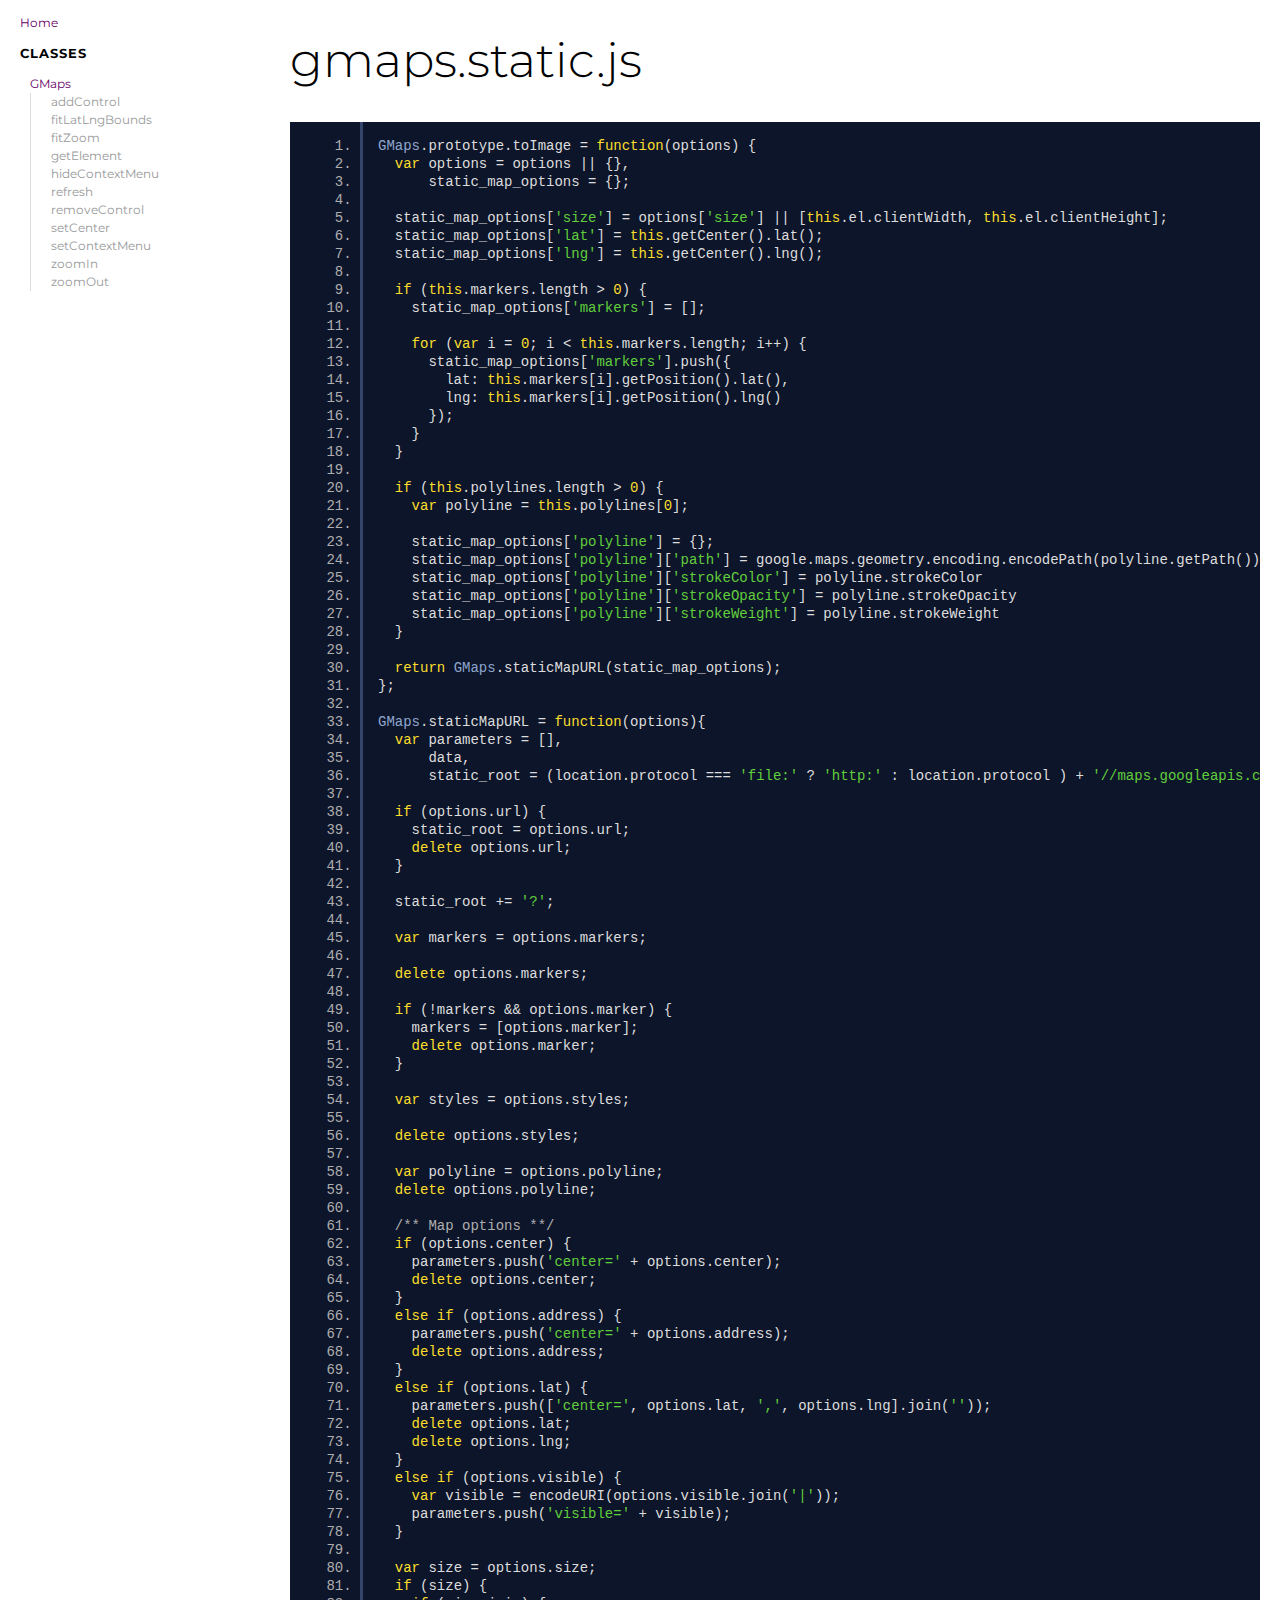
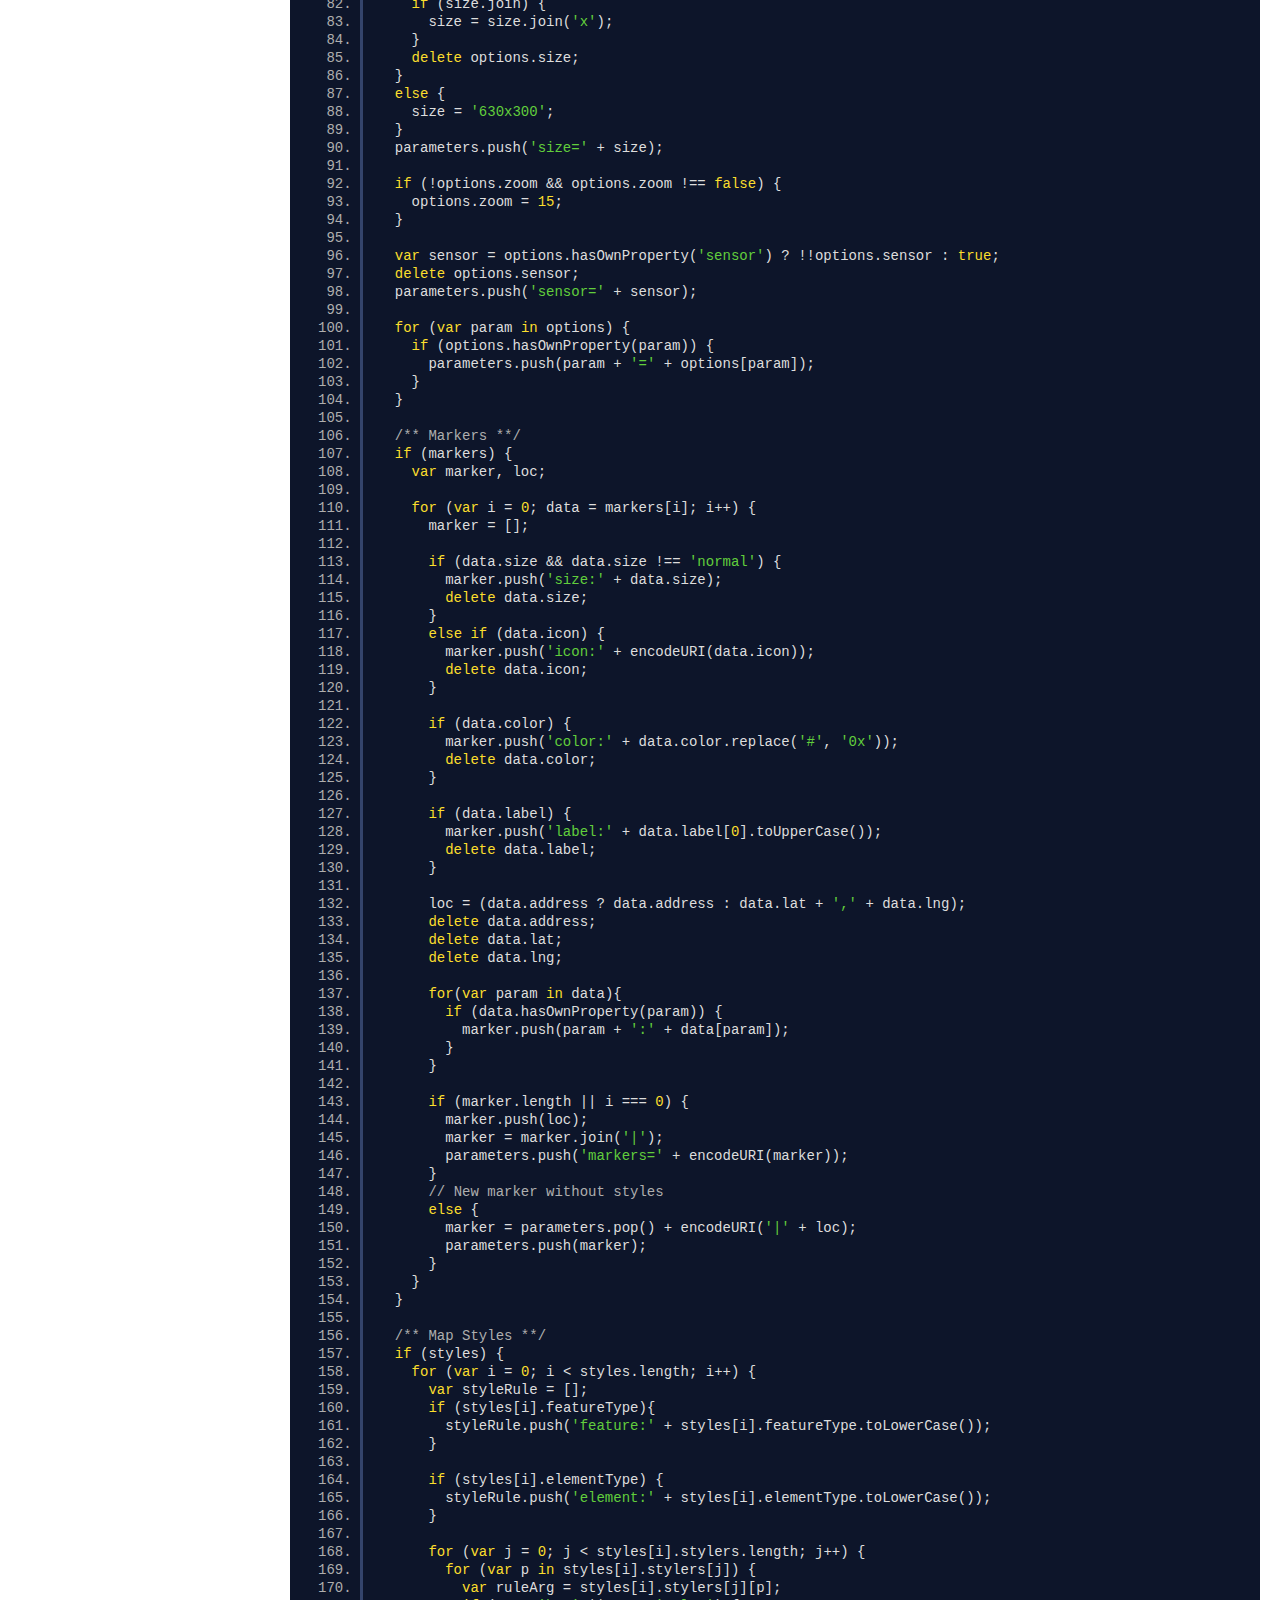
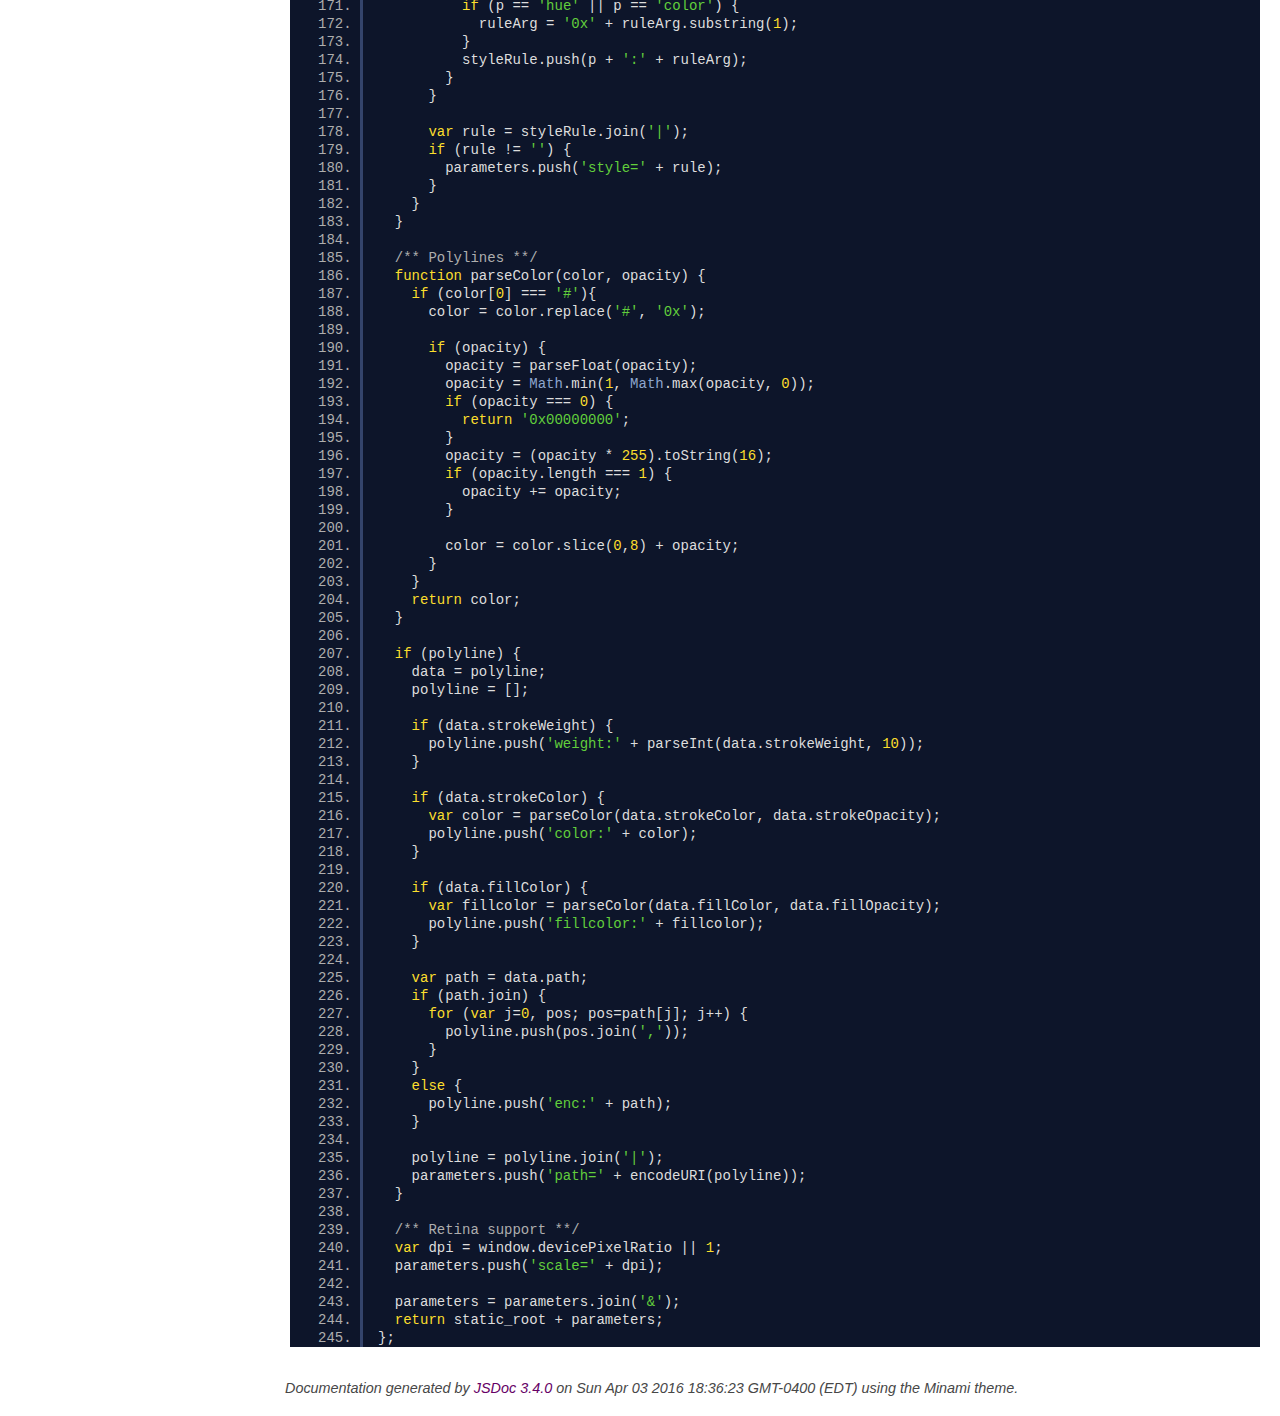
<file: googlemap/gmaps-master/docs/gmaps.static.js.html>
<!DOCTYPE html>
<html lang="en">
<head>
    <meta charset="utf-8">
    <title>gmaps.static.js - Documentation</title>

    <script src="scripts/prettify/prettify.js"></script>
    <script src="scripts/prettify/lang-css.js"></script>
    <!--[if lt IE 9]>
      <script src="//html5shiv.googlecode.com/svn/trunk/html5.js"></script>
    <![endif]-->
    <link type="text/css" rel="stylesheet" href="https://code.ionicframework.com/ionicons/2.0.1/css/ionicons.min.css">
    <link type="text/css" rel="stylesheet" href="styles/prettify.css">
    <link type="text/css" rel="stylesheet" href="styles/jsdoc.css">
</head>
<body>

<input type="checkbox" id="nav-trigger" class="nav-trigger" />
<label for="nav-trigger" class="navicon-button x">
  <div class="navicon"></div>
</label>

<label for="nav-trigger" class="overlay"></label>

<nav>
    <h2><a href="index.html">Home</a></h2><h3>Classes</h3><ul><li><a href="GMaps.html">GMaps</a><ul class='methods'><li data-type='method'><a href="GMaps.html#addControl">addControl</a></li><li data-type='method'><a href="GMaps.html#fitLatLngBounds">fitLatLngBounds</a></li><li data-type='method'><a href="GMaps.html#fitZoom">fitZoom</a></li><li data-type='method'><a href="GMaps.html#getElement">getElement</a></li><li data-type='method'><a href="GMaps.html#hideContextMenu">hideContextMenu</a></li><li data-type='method'><a href="GMaps.html#refresh">refresh</a></li><li data-type='method'><a href="GMaps.html#removeControl">removeControl</a></li><li data-type='method'><a href="GMaps.html#setCenter">setCenter</a></li><li data-type='method'><a href="GMaps.html#setContextMenu">setContextMenu</a></li><li data-type='method'><a href="GMaps.html#zoomIn">zoomIn</a></li><li data-type='method'><a href="GMaps.html#zoomOut">zoomOut</a></li></ul></li></ul>
</nav>

<div id="main">
    
    <h1 class="page-title">gmaps.static.js</h1>
    

    



    
    <section>
        <article>
            <pre class="prettyprint source linenums"><code>GMaps.prototype.toImage = function(options) {
  var options = options || {},
      static_map_options = {};

  static_map_options['size'] = options['size'] || [this.el.clientWidth, this.el.clientHeight];
  static_map_options['lat'] = this.getCenter().lat();
  static_map_options['lng'] = this.getCenter().lng();

  if (this.markers.length > 0) {
    static_map_options['markers'] = [];
    
    for (var i = 0; i &lt; this.markers.length; i++) {
      static_map_options['markers'].push({
        lat: this.markers[i].getPosition().lat(),
        lng: this.markers[i].getPosition().lng()
      });
    }
  }

  if (this.polylines.length > 0) {
    var polyline = this.polylines[0];
    
    static_map_options['polyline'] = {};
    static_map_options['polyline']['path'] = google.maps.geometry.encoding.encodePath(polyline.getPath());
    static_map_options['polyline']['strokeColor'] = polyline.strokeColor
    static_map_options['polyline']['strokeOpacity'] = polyline.strokeOpacity
    static_map_options['polyline']['strokeWeight'] = polyline.strokeWeight
  }

  return GMaps.staticMapURL(static_map_options);
};

GMaps.staticMapURL = function(options){
  var parameters = [],
      data,
      static_root = (location.protocol === 'file:' ? 'http:' : location.protocol ) + '//maps.googleapis.com/maps/api/staticmap';

  if (options.url) {
    static_root = options.url;
    delete options.url;
  }

  static_root += '?';

  var markers = options.markers;
  
  delete options.markers;

  if (!markers &amp;&amp; options.marker) {
    markers = [options.marker];
    delete options.marker;
  }

  var styles = options.styles;

  delete options.styles;

  var polyline = options.polyline;
  delete options.polyline;

  /** Map options **/
  if (options.center) {
    parameters.push('center=' + options.center);
    delete options.center;
  }
  else if (options.address) {
    parameters.push('center=' + options.address);
    delete options.address;
  }
  else if (options.lat) {
    parameters.push(['center=', options.lat, ',', options.lng].join(''));
    delete options.lat;
    delete options.lng;
  }
  else if (options.visible) {
    var visible = encodeURI(options.visible.join('|'));
    parameters.push('visible=' + visible);
  }

  var size = options.size;
  if (size) {
    if (size.join) {
      size = size.join('x');
    }
    delete options.size;
  }
  else {
    size = '630x300';
  }
  parameters.push('size=' + size);

  if (!options.zoom &amp;&amp; options.zoom !== false) {
    options.zoom = 15;
  }

  var sensor = options.hasOwnProperty('sensor') ? !!options.sensor : true;
  delete options.sensor;
  parameters.push('sensor=' + sensor);

  for (var param in options) {
    if (options.hasOwnProperty(param)) {
      parameters.push(param + '=' + options[param]);
    }
  }

  /** Markers **/
  if (markers) {
    var marker, loc;

    for (var i = 0; data = markers[i]; i++) {
      marker = [];

      if (data.size &amp;&amp; data.size !== 'normal') {
        marker.push('size:' + data.size);
        delete data.size;
      }
      else if (data.icon) {
        marker.push('icon:' + encodeURI(data.icon));
        delete data.icon;
      }

      if (data.color) {
        marker.push('color:' + data.color.replace('#', '0x'));
        delete data.color;
      }

      if (data.label) {
        marker.push('label:' + data.label[0].toUpperCase());
        delete data.label;
      }

      loc = (data.address ? data.address : data.lat + ',' + data.lng);
      delete data.address;
      delete data.lat;
      delete data.lng;

      for(var param in data){
        if (data.hasOwnProperty(param)) {
          marker.push(param + ':' + data[param]);
        }
      }

      if (marker.length || i === 0) {
        marker.push(loc);
        marker = marker.join('|');
        parameters.push('markers=' + encodeURI(marker));
      }
      // New marker without styles
      else {
        marker = parameters.pop() + encodeURI('|' + loc);
        parameters.push(marker);
      }
    }
  }

  /** Map Styles **/
  if (styles) {
    for (var i = 0; i &lt; styles.length; i++) {
      var styleRule = [];
      if (styles[i].featureType){
        styleRule.push('feature:' + styles[i].featureType.toLowerCase());
      }

      if (styles[i].elementType) {
        styleRule.push('element:' + styles[i].elementType.toLowerCase());
      }

      for (var j = 0; j &lt; styles[i].stylers.length; j++) {
        for (var p in styles[i].stylers[j]) {
          var ruleArg = styles[i].stylers[j][p];
          if (p == 'hue' || p == 'color') {
            ruleArg = '0x' + ruleArg.substring(1);
          }
          styleRule.push(p + ':' + ruleArg);
        }
      }

      var rule = styleRule.join('|');
      if (rule != '') {
        parameters.push('style=' + rule);
      }
    }
  }

  /** Polylines **/
  function parseColor(color, opacity) {
    if (color[0] === '#'){
      color = color.replace('#', '0x');

      if (opacity) {
        opacity = parseFloat(opacity);
        opacity = Math.min(1, Math.max(opacity, 0));
        if (opacity === 0) {
          return '0x00000000';
        }
        opacity = (opacity * 255).toString(16);
        if (opacity.length === 1) {
          opacity += opacity;
        }

        color = color.slice(0,8) + opacity;
      }
    }
    return color;
  }

  if (polyline) {
    data = polyline;
    polyline = [];

    if (data.strokeWeight) {
      polyline.push('weight:' + parseInt(data.strokeWeight, 10));
    }

    if (data.strokeColor) {
      var color = parseColor(data.strokeColor, data.strokeOpacity);
      polyline.push('color:' + color);
    }

    if (data.fillColor) {
      var fillcolor = parseColor(data.fillColor, data.fillOpacity);
      polyline.push('fillcolor:' + fillcolor);
    }

    var path = data.path;
    if (path.join) {
      for (var j=0, pos; pos=path[j]; j++) {
        polyline.push(pos.join(','));
      }
    }
    else {
      polyline.push('enc:' + path);
    }

    polyline = polyline.join('|');
    parameters.push('path=' + encodeURI(polyline));
  }

  /** Retina support **/
  var dpi = window.devicePixelRatio || 1;
  parameters.push('scale=' + dpi);

  parameters = parameters.join('&amp;');
  return static_root + parameters;
};
</code></pre>
        </article>
    </section>




</div>

<br class="clear">

<footer>
    Documentation generated by <a href="https://github.com/jsdoc3/jsdoc">JSDoc 3.4.0</a> on Sun Apr 03 2016 18:36:23 GMT-0400 (EDT) using the Minami theme.
</footer>

<script>prettyPrint();</script>
<script src="scripts/linenumber.js"></script>
</body>
</html>
</file>
<file: googlemap/gmaps-master/test/lib/jasmine.css>
body { background-color: #eeeeee; padding: 0; margin: 5px; overflow-y: scroll; }

#HTMLReporter { font-size: 11px; font-family: Monaco, "Lucida Console", monospace; line-height: 14px; color: #333333; }
#HTMLReporter a { text-decoration: none; }
#HTMLReporter a:hover { text-decoration: underline; }
#HTMLReporter p, #HTMLReporter h1, #HTMLReporter h2, #HTMLReporter h3, #HTMLReporter h4, #HTMLReporter h5, #HTMLReporter h6 { margin: 0; line-height: 14px; }
#HTMLReporter .banner, #HTMLReporter .symbolSummary, #HTMLReporter .summary, #HTMLReporter .resultMessage, #HTMLReporter .specDetail .description, #HTMLReporter .alert .bar, #HTMLReporter .stackTrace { padding-left: 9px; padding-right: 9px; }
#HTMLReporter #jasmine_content { position: fixed; right: 100%; }
#HTMLReporter .version { color: #aaaaaa; }
#HTMLReporter .banner { margin-top: 14px; }
#HTMLReporter .duration { color: #aaaaaa; float: right; }
#HTMLReporter .symbolSummary { overflow: hidden; *zoom: 1; margin: 14px 0; }
#HTMLReporter .symbolSummary li { display: block; float: left; height: 7px; width: 14px; margin-bottom: 7px; font-size: 16px; }
#HTMLReporter .symbolSummary li.passed { font-size: 14px; }
#HTMLReporter .symbolSummary li.passed:before { color: #5e7d00; content: "\02022"; }
#HTMLReporter .symbolSummary li.failed { line-height: 9px; }
#HTMLReporter .symbolSummary li.failed:before { color: #b03911; content: "x"; font-weight: bold; margin-left: -1px; }
#HTMLReporter .symbolSummary li.skipped { font-size: 14px; }
#HTMLReporter .symbolSummary li.skipped:before { color: #bababa; content: "\02022"; }
#HTMLReporter .symbolSummary li.pending { line-height: 11px; }
#HTMLReporter .symbolSummary li.pending:before { color: #aaaaaa; content: "-"; }
#HTMLReporter .exceptions { color: #fff; float: right; margin-top: 5px; margin-right: 5px; }
#HTMLReporter .bar { line-height: 28px; font-size: 14px; display: block; color: #eee; }
#HTMLReporter .runningAlert { background-color: #666666; }
#HTMLReporter .skippedAlert { background-color: #aaaaaa; }
#HTMLReporter .skippedAlert:first-child { background-color: #333333; }
#HTMLReporter .skippedAlert:hover { text-decoration: none; color: white; text-decoration: underline; }
#HTMLReporter .passingAlert { background-color: #a6b779; }
#HTMLReporter .passingAlert:first-child { background-color: #5e7d00; }
#HTMLReporter .failingAlert { background-color: #cf867e; }
#HTMLReporter .failingAlert:first-child { background-color: #b03911; }
#HTMLReporter .results { margin-top: 14px; }
#HTMLReporter #details { display: none; }
#HTMLReporter .resultsMenu, #HTMLReporter .resultsMenu a { background-color: #fff; color: #333333; }
#HTMLReporter.showDetails .summaryMenuItem { font-weight: normal; text-decoration: inherit; }
#HTMLReporter.showDetails .summaryMenuItem:hover { text-decoration: underline; }
#HTMLReporter.showDetails .detailsMenuItem { font-weight: bold; text-decoration: underline; }
#HTMLReporter.showDetails .summary { display: none; }
#HTMLReporter.showDetails #details { display: block; }
#HTMLReporter .summaryMenuItem { font-weight: bold; text-decoration: underline; }
#HTMLReporter .summary { margin-top: 14px; }
#HTMLReporter .summary .suite .suite, #HTMLReporter .summary .specSummary { margin-left: 14px; }
#HTMLReporter .summary .specSummary.passed a { color: #5e7d00; }
#HTMLReporter .summary .specSummary.failed a { color: #b03911; }
#HTMLReporter .description + .suite { margin-top: 0; }
#HTMLReporter .suite { margin-top: 14px; }
#HTMLReporter .suite a { color: #333333; }
#HTMLReporter #details .specDetail { margin-bottom: 28px; }
#HTMLReporter #details .specDetail .description { display: block; color: white; background-color: #b03911; }
#HTMLReporter .resultMessage { padding-top: 14px; color: #333333; }
#HTMLReporter .resultMessage span.result { display: block; }
#HTMLReporter .stackTrace { margin: 5px 0 0 0; max-height: 224px; overflow: auto; line-height: 18px; color: #666666; border: 1px solid #ddd; background: white; white-space: pre; }

#TrivialReporter { padding: 8px 13px; position: absolute; top: 0; bottom: 0; left: 0; right: 0; overflow-y: scroll; background-color: white; font-family: "Helvetica Neue Light", "Lucida Grande", "Calibri", "Arial", sans-serif; /*.resultMessage {*/ /*white-space: pre;*/ /*}*/ }
#TrivialReporter a:visited, #TrivialReporter a { color: #303; }
#TrivialReporter a:hover, #TrivialReporter a:active { color: blue; }
#TrivialReporter .run_spec { float: right; padding-right: 5px; font-size: .8em; text-decoration: none; }
#TrivialReporter .banner { color: #303; background-color: #fef; padding: 5px; }
#TrivialReporter .logo { float: left; font-size: 1.1em; padding-left: 5px; }
#TrivialReporter .logo .version { font-size: .6em; padding-left: 1em; }
#TrivialReporter .runner.running { background-color: yellow; }
#TrivialReporter .options { text-align: right; font-size: .8em; }
#TrivialReporter .suite { border: 1px outset gray; margin: 5px 0; padding-left: 1em; }
#TrivialReporter .suite .suite { margin: 5px; }
#TrivialReporter .suite.passed { background-color: #dfd; }
#TrivialReporter .suite.failed { background-color: #fdd; }
#TrivialReporter .spec { margin: 5px; padding-left: 1em; clear: both; }
#TrivialReporter .spec.failed, #TrivialReporter .spec.passed, #TrivialReporter .spec.skipped { padding-bottom: 5px; border: 1px solid gray; }
#TrivialReporter .spec.failed { background-color: #fbb; border-color: red; }
#TrivialReporter .spec.passed { background-color: #bfb; border-color: green; }
#TrivialReporter .spec.skipped { background-color: #bbb; }
#TrivialReporter .messages { border-left: 1px dashed gray; padding-left: 1em; padding-right: 1em; }
#TrivialReporter .passed { background-color: #cfc; display: none; }
#TrivialReporter .failed { background-color: #fbb; }
#TrivialReporter .skipped { color: #777; background-color: #eee; display: none; }
#TrivialReporter .resultMessage span.result { display: block; line-height: 2em; color: black; }
#TrivialReporter .resultMessage .mismatch { color: black; }
#TrivialReporter .stackTrace { white-space: pre; font-size: .8em; margin-left: 10px; max-height: 5em; overflow: auto; border: 1px inset red; padding: 1em; background: #eef; }
#TrivialReporter .finished-at { padding-left: 1em; font-size: .6em; }
#TrivialReporter.show-passed .passed, #TrivialReporter.show-skipped .skipped { display: block; }
#TrivialReporter #jasmine_content { position: fixed; right: 100%; }
#TrivialReporter .runner { border: 1px solid gray; display: block; margin: 5px 0; padding: 2px 0 2px 10px; }
</file>
<file: googlemap/gmaps-master/test/style.css>
body {
font-family: sans-serif;
}

h1, h2, h3, h4, h5, h6 {
  margin: 0;
  font-weight: lighter;
  text-transform: lowercase;
  font-variant: small-caps;
}

.map,
.panorama {
  width: 100%;
  height: 100px;
}

.with-columns {
  display: block;
  width: 100%;
  overflow: hidden;
}

.with-columns .map,
.with-columns .panorama {
  display: block;
  width: 50%;
  height: 150px;
  float: left;
}
</file>
<file: style.css>
@import url('https://fonts.googleapis.com/css2?family=Roboto:wght@100;400&display=swap');
*{margin: 0;padding: 0;outline: 0;}
body{font-family: 'Roboto', sans-serif;font-size: 14x;line-height: 18px;color: #000;
	background:url(images/bg.png) repeat fixed 0 0 #fff;}

.templete{width: 960px; margin: 0 auto;}
.contemplete{width: 958px; margin: 0 auto;}

.clear{overflow: hidden;}

input[type="text"], input[type="email"], input[type="password"] {
	width: 300px;
	padding: 5px;
	border: 1px solid #A8A8A3;
	border-radius: 3px;
}

input[type="submit"] {
	background: #EC9539;
	padding: 1px 10px;
	font-size: 20px;
	border: 1px solid #c36c10;
	cursor: pointer;
}

textarea {
	width: 300px;
	padding: 5px;
	margin-bottom: 10px;
	height: 100px;
	border: 1px solid #A8A8A3;
}

input[type="submit"]:hover{background: #F2DFC6;color: #000;}
.headersection{background: #c36c10;color: #fff;text-align: center;}

.logo{width: 500px;float: left;}
.logo img {
	width: 70px;
	float: left;
	padding-left: 10px;
	padding-top: 10px;
    padding-bottom: 10px;
    border-radius: 10px
}
.logo h2 {
	padding-top: 10px;
	margin-right: 22px;
	margin-top: 12px;
	font-size: 29px;
	text-shadow: 2px 3px 0px #666;
}
.logo p {
	padding-top: 10px;
	text-shadow: 2px 2px 0px #666;
	font-size: 14px;
    font-weight: bold;
}

.social {
	width: 275px;
	float: right;
	margin-top: 28px;
	text-align: right;
	margin-right: 20px;
	
}

.social a {
	background: #923B00;
	margin-top: 86px;
	color: #fff;
	padding: 2px 10px;
	font-size: 30px;
	border-radius: 8px;
	text-decoration: none;
}
.social a:hover{background: #fff;color: #333;}
.myicon {
	width: 267px;
	margin: 0px auto;
}
.myicon i {
	color: #C36C10;
	font-size: 150px;
	padding: 0px 30px;
	border: 1px solid #C36C10;
	border-radius: 5px;
}

.navsection {
	background: #ec9539;
	min-height: 38px;
}
.navsection ul{margin: 0;padding: 0;list-style: none;}
.navsection ul li {
	display: block;
	float: left;
	border-right: 1px solid #CF781C;
	border-left: 1px solid #FFB358;
	position: relative;
}
.navsection ul li:hover ul{left: 0px;}
.navsection ul li:first-child{border-left: 0px solid #FFB358;}
.navsection ul li:last-child{border-right: 0px solid #CF781C;}
.navsection ul li a {
	background: #f09438;
	padding: 10px;
	display: block;
	font-size: 20px;
	font-weight: bold;
	text-decoration: none;
	color: #f9f4f4;
	transition: .5s;
	-webkit-transition: .5s;
	-moz-transition: .5s;
	-o-transition: .5s;

}

.navsection ul li ul {
	position: absolute;
	left: -99999px;
	z-index: 999;
}
.navsection ul li ul li {
	width: 180px;
	border: 1px solid #e0892d;
	float: none;
	border-right: 0px solid #CF781C;
	border-left: 0px solid #FFB358;
}

.navsection ul li ul li:last-child{border-bottom: 0px solid #CF781C;}
.navsection ul li ul li a{}


.navsection ul li a:hover,#active{
 background: #fff;
 color: #444;
 transition: .5s;
}



.contentsection {
	background: #fff;
	border: 1px solid #C36C10;
	padding: 10px;
	width: 960px;
}
.maincontent {
	width: 620px;
	background: #f2dfc6 none repeat scroll 0 0;
	float: left;
	padding: 10px 20px;
	margin: 0 15px 15px 0;
	margin-left: 0;
	border: 1px solid #d8c5ac;
}


.maincontent p {
	font-size: 18px;
	text-align: justify;
	margin-bottom: 10px;
	line-height: 22px;
}

.about{}
.about img {
	float: left;
	width: 250px;
	height: 160px;
	padding: 5px;
	margin-right: 10px;
	border: 1px solid #EC9539;
}
.about p {
	font-size: 18px;
	text-align: justify;
	margin-bottom: 10px;
	line-height: 22px;
}

.relatedpost{}
.relatedpost h2 {
	background: #EC9539;
	color: #444 !important;
	border: 1px solid #c36c10 !important;
	width: 523px;
}
.relatedpost img {
	width: 163px;
	height: 100px;
	margin-bottom: 10px;
}

.relatedpost img:hover{opacity: 0.4;}

.samepost h2,.about h2 {
	margin-bottom: 10px;
	border-bottom: 2px solid #d4c3aa;
	font-size: 30px;
	padding: 10px;
	font-weight: bold;
	color: #a75000;
}
.samepost img {
	float: left;
	width: 200px;
	margin-left: 5px;
	margin-right: 10px;
	padding: 5px;
	background: #fff;
	border: 1px solid #c36c10;
}
.samepost p {
    font-size: 18px;
    line-height: 23px;
    text-align: justify;
}
.readmore{
    float: right;
     margin-top: 10px;
}
.readmore a {
	text-decoration: none;
	background: #fff;
	display: block;
	padding: 5px 10px;
	border: 1px solid #c36c10;
	font-size: 20px;
	border-radius: 5px;
	color: #c36c10;
}

.readmore a:hover{
    
    color:#3518da;
    
}

.sidebar {
	width: 303px;
	background: #f2dfc6 none repeat scroll 0 0;
	float: right;
	margin-top: 0;
	padding: 10px;
	margin-bottom: 15px;
	border: 1px solid #d8c5ac;
}
.samesidebar h2 {
	background: #ec9539;
	padding: 10px;
	margin-bottom: 10px;
	text-align: center;
	color: #444;
	border-bottom: 2px solid #c36c10;
}
.samesidebar ul{padding: 0;margin: 0;list-style: none;}

.samesidebar ul li {
	border-bottom: 1px dashed #AEAE88;
	font-size: 18px;
	padding: 5px 8px 5px 0;
}

.samesidebar{
	margin-bottom: 10px;
}

.samesidebar ul li:last-child {
	border-bottom: 0px dashed #AEAE88;
}
.samesidebar ul li a {
	text-decoration: none;
	color: #7F5D01;
}
.samesidebar ul li a:hover{ color: #c36c10;}
.samesidebar p {
    margin-bottom: 10px;
    text-align: justify;
}

.popular h3 {
	font-weight: normal;
	font-size: 20px;
	border-bottom: 1px dashed #AEAE88;
	margin-bottom: 5px;
	padding-bottom: 5px;
}
.popular h3 a {
	text-decoration: none;
	color: #444;
}
.popular img {
	width: 100px;
	height: 62px;
	float: left;
	margin-right: 10px;
	margin-top: 5px;
	padding: 5px;
	background: #fff;
	border: 1px solid #c36c10;
	border-radius: 30px;
}

.footersection{
    height: 90px;background: #c36c10;
    color: #444;text-align: center;font-weight: bold;
    text-align: center;
}
.footermenu {
	font-size: 18px;
	margin-bottom: 5px;
	margin-top: 32px;
}
.footermenu Ul{padding: 0;margin: 0;list-style: none;text-align: center;}
.footermenu Ul li{display: inline-block;}
.footermenu Ul li a{color: #ffb663;}
.footersection p{}

.fixedicon{position: fixed;left: 0;top: 200px;width: 60px;}
.fixedicon img {
	width: 50px;
}

/* item example*/
.items{
	height: 250px;
	width: 400px;
	margin: 10px auto;
	position: relative;
}

.myitem h2{
	margin-bottom: 10px;
    font-size: 30px;
    padding: 10px;
    font-weight: bold;
    color: #a75000;
}

.items img{
	height: 250px;
	width: 400px;
}
.shadow{
	background: rgba(0, 0, 0, 0.6);
	height:100%;
	width: 100%;
	position: absolute;
	-webkit-transition: .6s;
	-moz-transition: .6s;
	-o-transition: .6s;
    top: -250px;
}

.mytext {
	width: 272px;
	margin: 0 auto;
	border: 2px solid #fff;
	margin-top: 100px;
	text-align: center;
	color: #fff;
}
.mytext h2 {
	color: #fff;	
}

.mytext p {
	font-style: italic;
	margin-left: 30px;/* OR text-align: center;*/
}
.items:hover .shadow{top: 0;}

/* Move Image CSS3*/

.photo{
	height: 250px;
	width: 400px;
	margin: 100px auto;
}
.photo img {
	height: 200px;
	width: 300px;
	transition: 2s;
}

.photo:hover img{
	/*transform:rotate(360deg);
	transform: scale(1.2);
	transform: skew(30deg);
	transform: translate(100px);
	*/
	transform: translateY(100px);
	
}

/* for google map*/
.googlemap{}

#map {
	width: 100%;
	height: 300px;
  }

/* for counter add*/
  .mycounter {
	font-size: 50px;
	background: black;
	padding: 45px 28px;
	text-align: center;
	color: yellow;
	margin: 58px;
}

/* for sort & filter*/
.sorting {
    text-align: center;
}

* { box-sizing: border-box; }

body {
  font-family: sans-serif;
}

/* ---- button ---- */

.button {
  display: inline-block;
  padding: 0.5em 1.0em;
  background: #EEE;
  border: none;
  border-radius: 7px;
  background-image: linear-gradient( to bottom, hsla(0, 0%, 0%, 0), hsla(0, 0%, 0%, 0.2) );
  color: #222;
  font-family: sans-serif;
  font-size: 16px;
  text-shadow: 0 1px white;
  cursor: pointer;
}

.button:hover {
  background-color: #8CF;
  text-shadow: 0 1px hsla(0, 0%, 100%, 0.5);
  color: #222;
}

.button:active,
.button.is-checked {
  background-color: #28F;
}

.button.is-checked {
  color: white;
  text-shadow: 0 -1px hsla(0, 0%, 0%, 0.8);
}

.button:active {
  box-shadow: inset 0 1px 10px hsla(0, 0%, 0%, 0.8);
}

/* ---- button-group ---- */

.button-group {
	margin-bottom: 20px;
	margin-left: 113px;
}

.button-group:after {
  content: '';
  display: block;
  clear: both;
}

.button-group .button {
  float: left;
  border-radius: 0;
  margin-left: 0;
  margin-right: 1px;
}

.button-group .button:first-child { border-radius: 0.5em 0 0 0.5em; }
.button-group .button:last-child { border-radius: 0 0.5em 0.5em 0; }

/* ---- isotope ---- */

.grid {
  
}

/* clear fix */
.grid:after {
  content: '';
  display: block;
  clear: both;
}

/* ---- .element-item ---- */

.element-item {
  position: relative;
  float: left;
  color: #262524;
  height: 100px;
	width: 150px;
}

.element-item img {
	height: 100%;
	width: 100%;
	background: #fff;
	padding: 5px;
	border: 1px solid #ddd;
	margin-left: 64px;
}
</file>
<file: googlemap/gmaps-master/docs/styles/prettify.css>
.pln {
  color: #ddd;
}

/* string content */
.str {
  color: #61ce3c;
}

/* a keyword */
.kwd {
  color: #fbde2d;
}

/* a comment */
.com {
  color: #aeaeae;
}

/* a type name */
.typ {
  color: #8da6ce;
}

/* a literal value */
.lit {
  color: #fbde2d;
}

/* punctuation */
.pun {
  color: #ddd;
}

/* lisp open bracket */
.opn {
  color: #000000;
}

/* lisp close bracket */
.clo {
  color: #000000;
}

/* a markup tag name */
.tag {
  color: #c82829;
}

/* a markup attribute name */
.atn {
  color: #f5871f;
}

/* a markup attribute value */
.atv {
  color: #3e999f;
}

/* a declaration */
.dec {
  color: #f5871f;
}

/* a variable name */
.var {
  color: #c82829;
}

/* a function name */
.fun {
  color: #4271ae;
}

/* Specify class=linenums on a pre to get line numbering */
ol.linenums {
  margin-top: 0;
  margin-bottom: 0;
}
</file>
<file: googlemap/gmaps-master/docs/styles/jsdoc.css>
@import url(https://fonts.googleapis.com/css?family=Montserrat:400,700);

* {
  box-sizing: border-box
}

html, body {
  height: 100%;
  width: 100%;
}

body {
  color: #4d4e53;
  background-color: white;
  margin: 0 auto;
  padding: 0 20px;
  font-family: 'Helvetica Neue', Helvetica, sans-serif;
  font-size: 16px;
  line-height: 160%;
}

a,
a:active {
  color: #606;
  text-decoration: none;
}

a:hover {
  text-decoration: none;
}

article a {
  border-bottom: 1px solid #ddd;
}

article a:hover, article a:active {
  border-bottom-color: #222;
}

p, ul, ol, blockquote {
  margin-bottom: 1em;
}

h1, h2, h3, h4, h5, h6 {
  font-family: 'Montserrat', sans-serif;
}

h1, h2, h3, h4, h5, h6 {
  color: #000;
  font-weight: 400;
  margin: 0;
}

h1 {
  font-weight: 300;
  font-size: 48px;
  margin: 1em 0 .5em;
}

h1.page-title {
  font-size: 48px;
  margin: 1em 30px;
}

h2 {
  font-size: 24px;
  margin: 1.5em 0 .3em;
}

h3 {
  font-size: 24px;
  margin: 1.2em 0 .3em;
}

h4 {
  font-size: 18px;
  margin: 1em 0 .2em;
  color: #4d4e53;
}

h4.name {
  color: #fff;
  background: #6d426d;
  box-shadow: 0 .25em .5em #d3d3d3;
  border-top: 1px solid #d3d3d3;
  border-bottom: 1px solid #d3d3d3;
  margin: 1.5em 0 0.5em;
  padding: .75em 0 .75em 10px;
}

h5, .container-overview .subsection-title {
  font-size: 120%;
  letter-spacing: -0.01em;
  margin: 8px 0 3px 0;
}

h6 {
  font-size: 100%;
  letter-spacing: -0.01em;
  margin: 6px 0 3px 0;
  font-style: italic;
}

tt, code, kbd, samp {
  font-family: Consolas, Monaco, 'Andale Mono', monospace;
  background: #f4f4f4;
  padding: 1px 5px;
}

.class-description {
  font-size: 130%;
  line-height: 140%;
  margin-bottom: 1em;
  margin-top: 1em;
}

.class-description:empty {
  margin: 0
}

#main {
  float: right;
  min-width: 360px;
  width: calc(100% - 240px);
}

header {
  display: block
}

section {
  display: block;
  background-color: #fff;
  padding: 0 0 0 30px;
}

.variation {
  display: none
}

.signature-attributes {
  font-size: 60%;
  color: #eee;
  font-style: italic;
  font-weight: lighter;
}

nav {
  float: left;
  display: block;
  width: 250px;
  background: #fff;
  overflow: auto;
  position: fixed;
  height: 100%;
}

nav h3 {
  margin-top: 12px;
  font-size: 13px;
  text-transform: uppercase;
  letter-spacing: 1px;
  font-weight: 700;
  line-height: 24px;
  margin: 15px 0 10px;
  padding: 0;
  color: #000;
}

nav ul {
  font-family: 'Lucida Grande', 'Lucida Sans Unicode', arial, sans-serif;
  font-size: 100%;
  line-height: 17px;
  padding: 0;
  margin: 0;
  list-style-type: none;
}

nav ul a,
nav ul a:active {
  font-family: 'Montserrat', sans-serif;
  line-height: 18px;
  padding: 0;
  display: block;
  font-size: 12px;
}

nav a:hover,
nav a:active {
  color: #606;
}

nav > ul {
  padding: 0 10px;
}

nav > ul > li > a {
  color: #606;
}

nav ul ul {
  margin-bottom: 10px
}

nav ul ul a {
  color: hsl(207, 1%, 60%);
  border-left: 1px solid hsl(207, 10%, 86%);
}

nav ul ul a,
nav ul ul a:active {
  padding-left: 20px
}

nav h2 {
   font-size: 12px;
   margin: 0;
   padding: 0;
}

nav > h2 > a {
   display: block;
   margin: 10px 0 -10px;
   color: #606 !important;
}

footer {
  color: hsl(0, 0%, 28%);
  margin-left: 250px;
  display: block;
  padding: 15px;
  font-style: italic;
  font-size: 90%;
}

.ancestors {
  color: #999
}

.ancestors a {
   color: #999 !important;
}

.clear {
  clear: both
}

.important {
  font-weight: bold;
  color: #950B02;
}

.yes-def {
  text-indent: -1000px
}

.type-signature {
  color: #CA79CA
}

.type-signature:last-child {
  color: #eee;
}

.name, .signature {
  font-family: Consolas, Monaco, 'Andale Mono', monospace
}

.signature {
    color: #fc83ff;
}

.details {
  margin-top: 6px;
  border-left: 2px solid #DDD;
  line-height: 20px;
  font-size: 14px;
}

.details dt {
   width: 120px;
   float: left;
   padding-left: 10px;
}

.details dd {
   margin-left: 70px;
   margin-top: 6px;
   margin-bottom: 6px;
}

.details ul {
   margin: 0
}

.details ul {
   list-style-type: none
}

.details pre.prettyprint {
   margin: 0
}

.details .object-value {
   padding-top: 0
}

.description {
  margin-bottom: 1em;
  margin-top: 1em;
}

.code-caption {
  font-style: italic;
  font-size: 107%;
  margin: 0;
}

.prettyprint {
  font-size: 14px;
  overflow: auto;
}

.prettyprint.source {
  width: inherit;
  line-height: 18px;
  display: block;
  background-color: #0d152a;
  color: #aeaeae;
}

.prettyprint code {
  line-height: 18px;
  display: block;
  background-color: #0d152a;
  color: #4D4E53;
}

.prettyprint > code {
  padding: 15px;
}

.prettyprint .linenums code {
  padding: 0 15px
}

.prettyprint .linenums li:first-of-type code {
  padding-top: 15px
}

.prettyprint code span.line {
  display: inline-block
}

.prettyprint.linenums {
  padding-left: 70px;
  -webkit-user-select: none;
  -moz-user-select: none;
  -ms-user-select: none;
  user-select: none;
}

.prettyprint.linenums ol {
   padding-left: 0
}

.prettyprint.linenums li {
   border-left: 3px #34446B solid;
}

.prettyprint.linenums li.selected, .prettyprint.linenums li.selected * {
   background-color: #34446B;
}

.prettyprint.linenums li * {
   -webkit-user-select: text;
   -moz-user-select: text;
   -ms-user-select: text;
   user-select: text;
}

.params, .props {
  border-spacing: 0;
  border: 1px solid #ddd;
  border-collapse: collapse;
  border-radius: 3px;
  box-shadow: 0 1px 3px rgba(0,0,0,0.1);
  width: 100%;
  font-size: 14px;
  margin: 1em 0;
}

.params td, .params .name, .props .name, .name code {
   color: #4D4E53;
   font-family: Consolas, Monaco, 'Andale Mono', monospace;
   font-size: 100%;
}

.params td, .params th, .props td, .props th {
   margin: 0px;
   text-align: left;
   vertical-align: top;
   padding: 10px;
   display: table-cell;
}

.params td {
   border-top: 1px solid #eee
}

.params thead tr, .props thead tr {
   background-color: #fff;
   font-weight: bold;
}

.params .params thead tr, .props .props thead tr {
   background-color: #fff;
   font-weight: bold;
}

.params td.description > p:first-child, .props td.description > p:first-child {
   margin-top: 0;
   padding-top: 0;
}

.params td.description > p:last-child, .props td.description > p:last-child {
   margin-bottom: 0;
   padding-bottom: 0;
}

span.param-type, .params td .param-type, .param-type dd {
   color: #606;
  font-family: Consolas, Monaco, 'Andale Mono', monospace
}

.param-type dt, .param-type dd {
  display: inline-block
}

.param-type {
  margin: 14px 0;
}

.disabled {
  color: #454545
}

/* navicon button */
.navicon-button {
  display: none;
  position: relative;
  padding: 2.0625rem 1.5rem;
  transition: 0.25s;
  cursor: pointer;
  -webkit-user-select: none;
     -moz-user-select: none;
      -ms-user-select: none;
          user-select: none;
  opacity: .8;
}
.navicon-button .navicon:before, .navicon-button .navicon:after {
  transition: 0.25s;
}
.navicon-button:hover {
  transition: 0.5s;
  opacity: 1;
}
.navicon-button:hover .navicon:before, .navicon-button:hover .navicon:after {
  transition: 0.25s;
}
.navicon-button:hover .navicon:before {
  top: .825rem;
}
.navicon-button:hover .navicon:after {
  top: -.825rem;
}

/* navicon */
.navicon {
  position: relative;
  width: 2.5em;
  height: .3125rem;
  background: #000;
  transition: 0.3s;
  border-radius: 2.5rem;
}
.navicon:before, .navicon:after {
  display: block;
  content: "";
  height: .3125rem;
  width: 2.5rem;
  background: #000;
  position: absolute;
  z-index: -1;
  transition: 0.3s 0.25s;
  border-radius: 1rem;
}
.navicon:before {
  top: .625rem;
}
.navicon:after {
  top: -.625rem;
}

/* open */
.nav-trigger:checked + label:not(.steps) .navicon:before,
.nav-trigger:checked + label:not(.steps) .navicon:after {
  top: 0 !important;
}

.nav-trigger:checked + label .navicon:before,
.nav-trigger:checked + label .navicon:after {
  transition: 0.5s;
}

/* Minus */
.nav-trigger:checked + label {
  -webkit-transform: scale(0.75);
          transform: scale(0.75);
}

/* × and + */
.nav-trigger:checked + label.plus .navicon,
.nav-trigger:checked + label.x .navicon {
  background: transparent;
}

.nav-trigger:checked + label.plus .navicon:before,
.nav-trigger:checked + label.x .navicon:before {
  -webkit-transform: rotate(-45deg);
          transform: rotate(-45deg);
  background: #FFF;
}

.nav-trigger:checked + label.plus .navicon:after,
.nav-trigger:checked + label.x .navicon:after {
  -webkit-transform: rotate(45deg);
          transform: rotate(45deg);
  background: #FFF;
}

.nav-trigger:checked + label.plus {
  -webkit-transform: scale(0.75) rotate(45deg);
          transform: scale(0.75) rotate(45deg);
}

.nav-trigger:checked ~ nav {
  left: 0 !important;
}

.nav-trigger:checked ~ .overlay {
  display: block;
}

.nav-trigger {
  position: fixed;
  top: 0;
  clip: rect(0, 0, 0, 0);
}

.overlay {
  display: none;
  position: fixed;
  top: 0;
  bottom: 0;
  left: 0;
  right: 0;
  width: 100%;
  height: 100%;
  background: hsla(0, 0%, 0%, 0.5);
  z-index: 1;
}

@media only screen and (min-width: 320px) and (max-width: 680px) {
  body {
    overflow-x: hidden;
  }

  nav {
    background: #FFF;
    width: 250px;
    height: 100%;
    position: fixed;
    top: 0;
    right: 0;
    bottom: 0;
    left: -250px;
    z-index: 3;
    padding: 0 10px;
    transition: left 0.2s;
  }

  .navicon-button {
    display: inline-block;
    position: fixed;
    top: 1.5em;
    right: 0;
    z-index: 2;
  }

  #main {
    width: 100%;
    min-width: 360px;
  }

  #main h1.page-title {
    margin: 1em 0;
  }

  #main section {
    padding: 0;
  }

  footer {
    margin-left: 0;
  }
}
</file>
